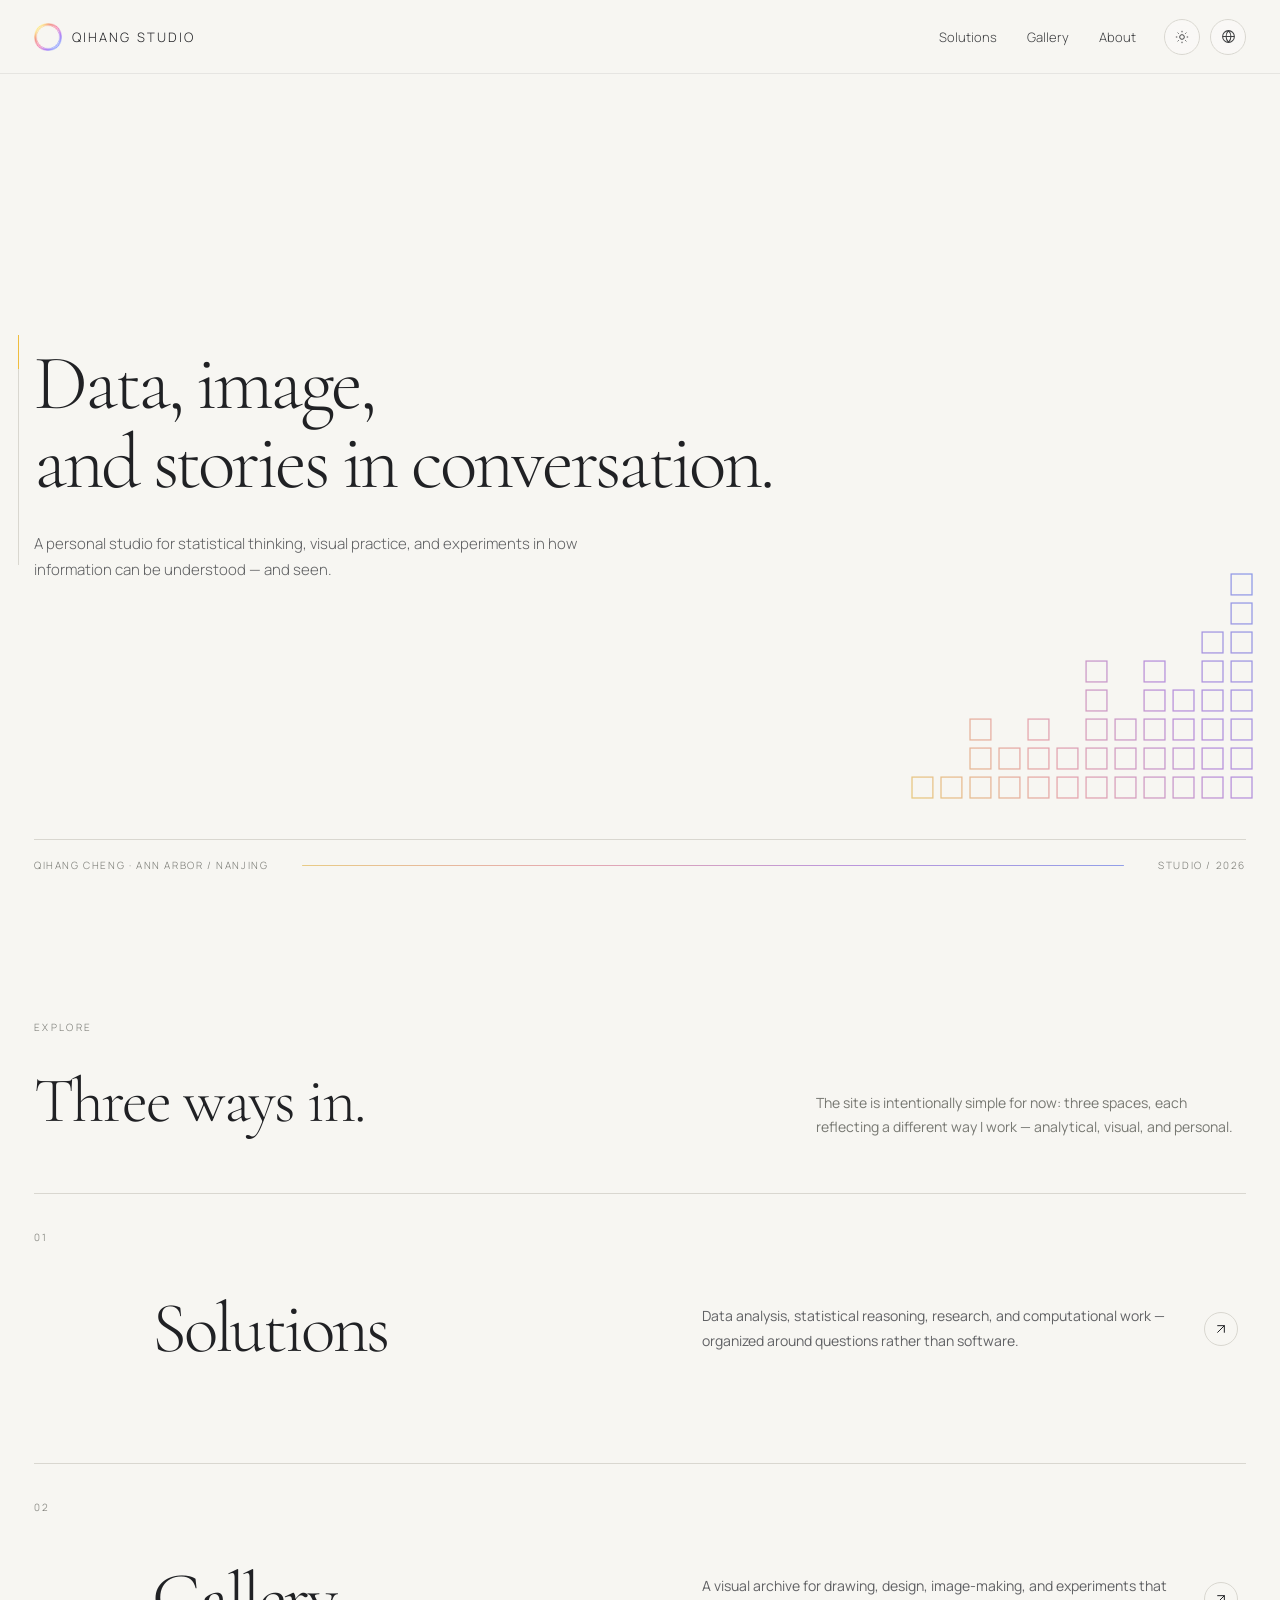
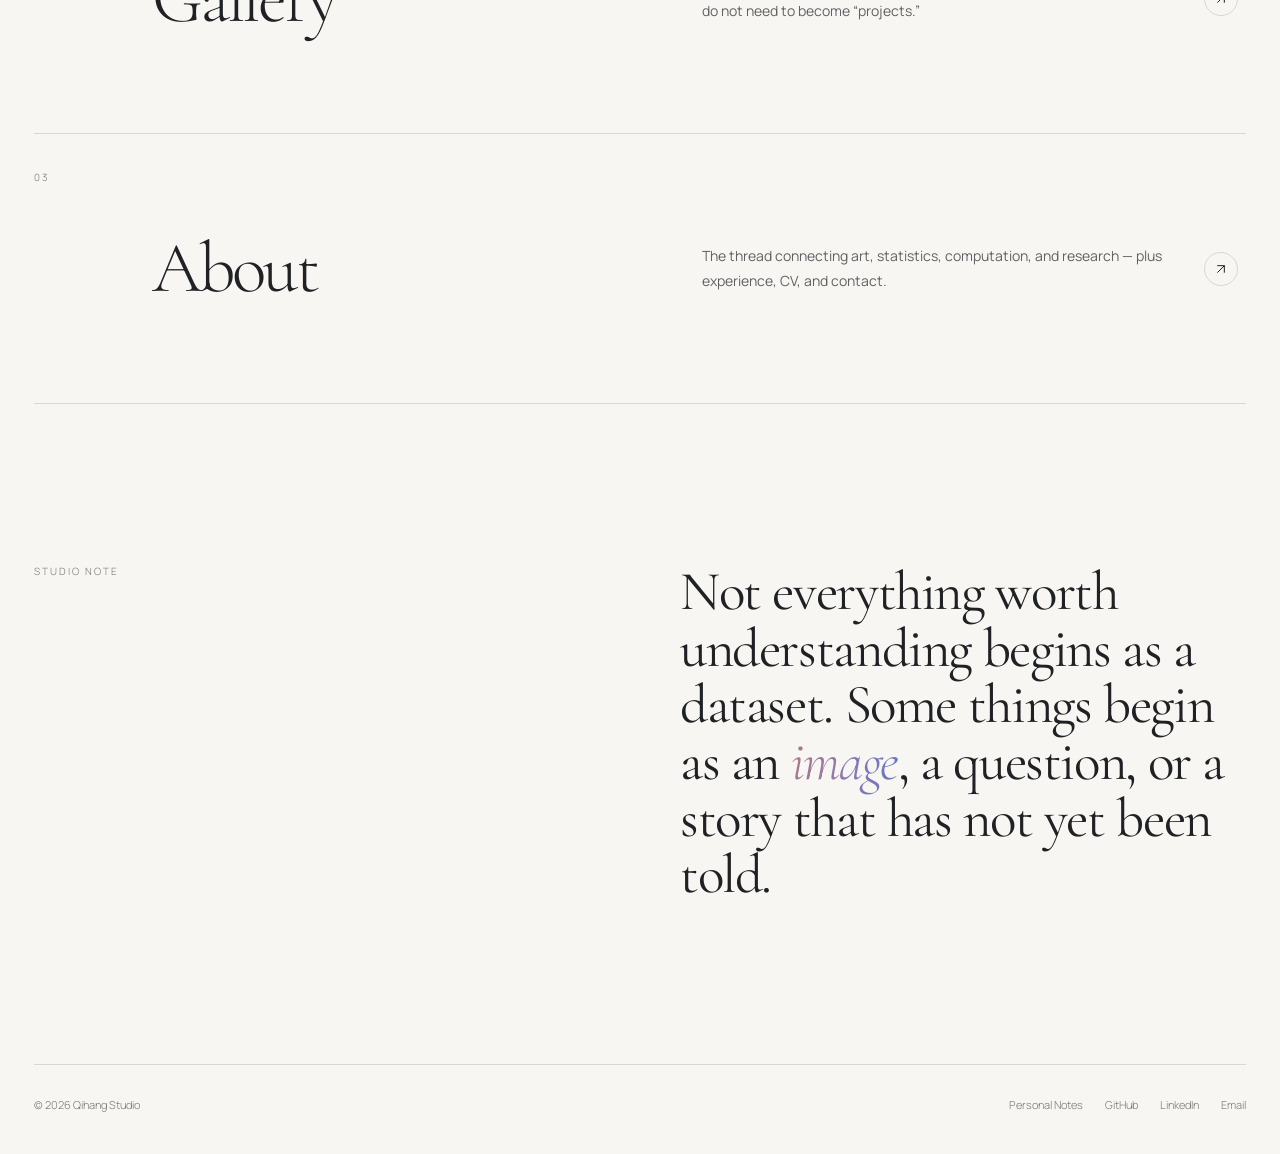
<file: frontend/index.html>
<!doctype html>
<html lang="en">
<head>
  <meta charset="utf-8" />
  <meta name="viewport" content="width=device-width, initial-scale=1" />
  <title>Qihang Studio</title>
  <meta name="description" data-i18n-content="meta.description" content="Qihang Studio — data, image, and the stories between them." />
  <script src="assets/theme-init.js"></script>
  <link rel="preconnect" href="https://fonts.googleapis.com">
  <link rel="preconnect" href="https://fonts.gstatic.com" crossorigin>
  <link href="https://fonts.googleapis.com/css2?family=Cormorant+Garamond:ital,wght@0,300;0,400;1,300&family=Manrope:wght@300;400;500&family=Noto+Serif+TC:wght@400&display=swap" rel="stylesheet">
  <link rel="stylesheet" href="assets/site.css">
  <link rel="icon" href="assets/brand/favicon.ico" sizes="any">
  <link rel="icon" type="image/png" sizes="32x32" href="assets/brand/favicon-32.png">
  <link rel="icon" type="image/png" sizes="16x16" href="assets/brand/favicon-16.png">
  <link rel="apple-touch-icon" sizes="180x180" href="assets/brand/apple-touch-icon.png">
</head>
<body>
  <div class="scroll-rail" id="scrollRail" aria-hidden="true">
    <div class="scroll-thumb"></div>
  </div>
  <header class="site-header">
    <div class="header-inner">
      <a class="brand" href="index.html"><span class="brand-logo" aria-hidden="true"><img src="assets/brand/logo.png" alt="" width="28" height="28"><span class="logo-gradient-shift"></span></span><span>Qihang Studio</span></a>
      <div class="nav-wrap">
        <nav aria-label="Primary navigation" data-i18n-aria-label="nav.label">
          <a href="solutions/index.html" data-i18n="nav.solutions">Solutions</a>
          <a href="gallery/index.html" data-i18n="nav.gallery">Gallery</a>
          <a href="about/index.html" data-i18n="nav.about">About</a>
        </nav>
        <div class="appearance">
          <button
            class="appearance-button"
            id="themeButton"
            aria-label="Choose appearance"
            aria-expanded="false"
            aria-controls="themeMenu"
            aria-haspopup="true">
            <svg class="theme-icon-sun" viewBox="0 0 24 24" fill="none"
                 stroke="currentColor" stroke-width="1.45" aria-hidden="true">
              <circle cx="12" cy="12" r="3.5"></circle>
              <path d="M12 2.8v2.1M12 19.1v2.1M2.8 12h2.1M19.1 12h2.1M5.5 5.5 7 7M17 17l1.5 1.5M18.5 5.5 17 7M7 17l-1.5 1.5"></path>
            </svg>
            <svg class="theme-icon-moon" viewBox="0 0 24 24" fill="none"
                 stroke="currentColor" stroke-width="1.45" aria-hidden="true">
              <path d="M19.4 15.2A7.8 7.8 0 0 1 8.8 4.6 7.9 7.9 0 1 0 19.4 15.2Z"></path>
            </svg>
          </button>
          <div class="appearance-menu" id="themeMenu">
            <div class="appearance-label" data-i18n="appearance.label">Appearance</div>
            <button class="theme-option" data-theme-choice="system">
              <span data-i18n="appearance.system">System</span><span></span>
            </button>
            <button class="theme-option" data-theme-choice="light">
              <span data-i18n="appearance.light">Light</span><span></span>
            </button>
            <button class="theme-option" data-theme-choice="dark">
              <span data-i18n="appearance.dark">Dark</span><span></span>
            </button>
          </div>
        </div>
        <div class="language">
          <button class="language-button" id="languageButton" aria-label="Choose language" data-i18n-aria-label="language.choose" aria-expanded="false">
            <svg viewBox="0 0 24 24" fill="none" stroke="currentColor" stroke-width="1.45" aria-hidden="true">
              <circle cx="12" cy="12" r="8.3"></circle>
              <path d="M3.9 12h16.2M12 3.7c2.2 2.3 3.4 5.1 3.4 8.3S14.2 18 12 20.3C9.8 18 8.6 15.2 8.6 12S9.8 6 12 3.7Z"></path>
            </svg>
          </button>
          <div class="language-menu" id="languageMenu">
            <div class="language-label" data-i18n="language.label">Language</div>
            <button class="language-option" data-lang="en" aria-pressed="true"><span lang="en">English</span><span class="check" aria-hidden="true">✓</span></button>
            <button class="language-option" data-lang="zh" aria-pressed="false"><span lang="zh-CN">中文简体</span><span class="check" aria-hidden="true"></span></button>
            <button class="language-option" data-lang="zh-Hant" aria-pressed="false"><span lang="zh-Hant">中文繁體</span><span class="check" aria-hidden="true"></span></button>
            <button class="language-option" data-lang="ja" aria-pressed="false"><span lang="ja">日本語</span><span class="check" aria-hidden="true"></span></button>
            <button class="language-option" data-lang="fr" aria-pressed="false"><span lang="fr">Français</span><span class="check" aria-hidden="true"></span></button>
          </div>
        </div>
      </div>
    </div>
  </header>
  <nav class="mobile-page-nav" aria-label="Primary navigation" data-i18n-aria-label="nav.label"><a href="solutions/index.html" data-i18n="nav.solutions">Solutions</a><a href="gallery/index.html" data-i18n="nav.gallery">Gallery</a><a href="about/index.html" data-i18n="nav.about">About</a></nav>
    <main id="top">
      <section class="hero">
        <div class="hero-inner">
          <div class="hero-copy">
            <h1 class="hero-title">
              <span data-i18n="hero.titleLine1">Data, image, and stories</span>
              <span data-i18n="hero.titleLine2">in conversation.</span>
            </h1>
            <p class="hero-description" data-i18n="hero.description">
              A personal studio for statistical thinking, visual practice,
              and experiments in how information can be understood — and seen.
            </p>
          </div>
        <div class="hero-histogram" aria-hidden="true">
          <svg id="heroHistogram" role="presentation">
            <defs>
              <linearGradient
                id="histogramSpectrum"
                gradientUnits="userSpaceOnUse">
                <stop offset="0%" style="stop-color: var(--champagne)" />
                <stop offset="34%" style="stop-color: var(--rose)" />
                <stop offset="67%" style="stop-color: var(--lavender)" />
                <stop offset="100%" style="stop-color: var(--peri)" />
              </linearGradient>
            </defs>
            <g
              id="histogramSquares"
              fill="none"
              stroke="url(#histogramSpectrum)"
              stroke-width="1.1"
              vector-effect="non-scaling-stroke">
            </g>
          </svg>
        </div>
        <div class="hero-footer">
            <span>Qihang Cheng · <span data-i18n="hero.location">Ann Arbor / Nanjing</span></span>
            <div class="spectrum-line" aria-hidden="true"></div>
            <span><span data-i18n="hero.studio">Studio</span> / 2026</span>
          </div>
        </div>
      </section>
    <section class="section" aria-labelledby="practiceTitle">
      <div class="practice-head">
        <div>
          <div class="eyebrow" data-i18n="practice.label">Explore</div>
          <h2 id="practiceTitle" data-i18n="practice.title">Three ways in.</h2>
        </div>
        <p data-i18n="practice.description">
          The site is intentionally simple for now: three spaces, each reflecting a different way I work — analytical, visual, and personal.
        </p>
      </div>
      <div class="practice-list">
        <a class="practice-item" id="solutions" href="solutions/index.html">
          <div class="practice-number">01</div>
          <div class="practice-title" data-i18n="nav.solutions">Solutions</div>
          <div class="practice-desc" data-i18n="solutions.description">Data analysis, statistical reasoning, research, and computational work — organized around questions rather than software.</div>
          <div class="arrow" aria-hidden="true"><svg viewBox="0 0 24 24" width="16" height="16" fill="none" stroke="currentColor" stroke-width="1.5" stroke-linecap="round" stroke-linejoin="round" aria-hidden="true" focusable="false"><path d="M7 17 17 7M7 7h10v10"/></svg></div>
        </a>
        <a class="practice-item" id="gallery" href="gallery/index.html">
          <div class="practice-number">02</div>
          <div class="practice-title" data-i18n="nav.gallery">Gallery</div>
          <div class="practice-desc" data-i18n="gallery.description">A visual archive for drawing, design, image-making, and experiments that do not need to become “projects.”</div>
          <div class="arrow" aria-hidden="true"><svg viewBox="0 0 24 24" width="16" height="16" fill="none" stroke="currentColor" stroke-width="1.5" stroke-linecap="round" stroke-linejoin="round" aria-hidden="true" focusable="false"><path d="M7 17 17 7M7 7h10v10"/></svg></div>
        </a>
        <a class="practice-item" id="about" href="about/index.html">
          <div class="practice-number">03</div>
          <div class="practice-title" data-i18n="nav.about">About</div>
          <div class="practice-desc" data-i18n="about.description">The thread connecting art, statistics, computation, and research — plus experience, CV, and contact.</div>
          <div class="arrow" aria-hidden="true"><svg viewBox="0 0 24 24" width="16" height="16" fill="none" stroke="currentColor" stroke-width="1.5" stroke-linecap="round" stroke-linejoin="round" aria-hidden="true" focusable="false"><path d="M7 17 17 7M7 7h10v10"/></svg></div>
        </a>
      </div>
    </section>
    <section class="section manifesto">
      <div class="manifesto-label" data-i18n="manifesto.label">Studio note</div>
      <div class="manifesto-quote">
        <span data-i18n="manifesto.before">Not everything worth understanding begins as a dataset. Some things begin as an </span><em data-i18n="manifesto.emphasis">image</em><span data-i18n="manifesto.after">, a question, or a story that has not yet been told.</span>
      </div>
    </section>
  </main>
  <div class="section">
    <footer>
      <span>© 2026 Qihang Studio</span>
      <div class="footer-links">
        <a href="about/index.html#personal-notes" data-i18n="notes.nav">Personal Notes</a>
        <a href="https://github.com/QihangStudio"
          target="_blank"
          rel="noopener noreferrer">
          GitHub
        </a>
        <a href="#">LinkedIn</a>
        <a href="mailto:hello@example.com" data-i18n="footer.email">Email</a>
      </div>
    </footer>
  </div>
  <script src="assets/site.js"></script>
</body>
</html>
</file>
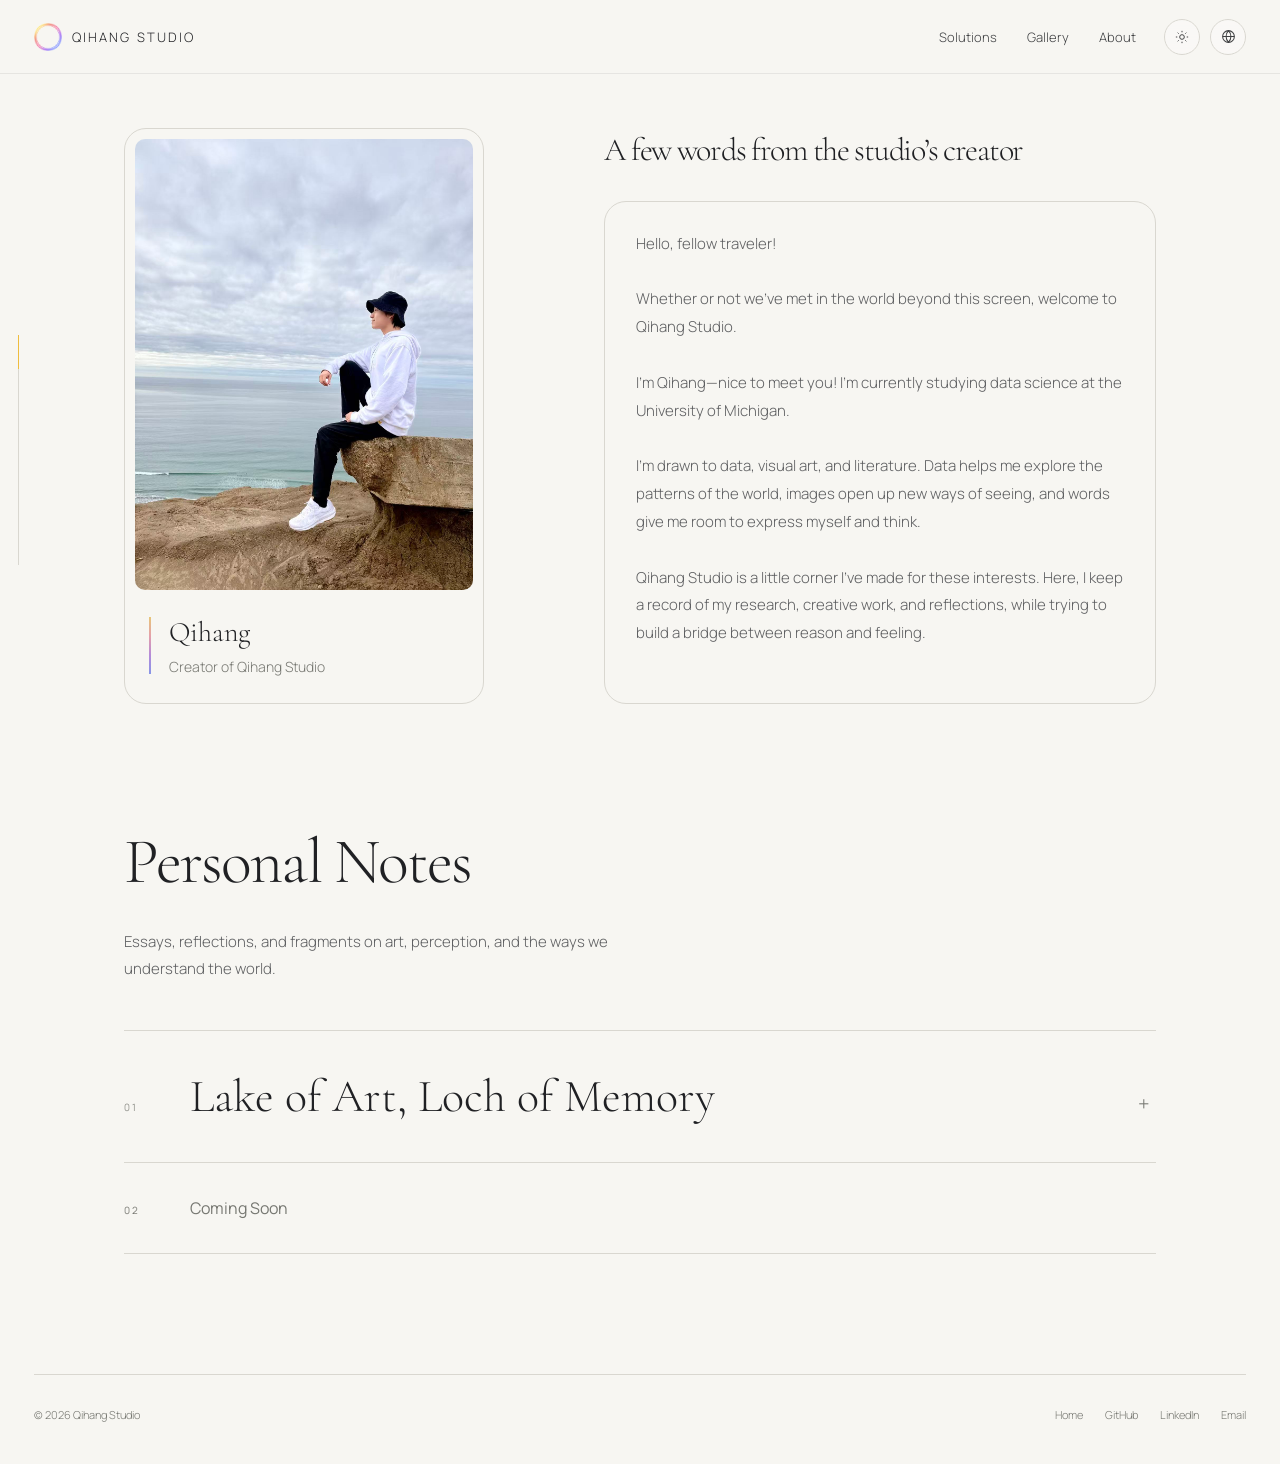
<file: frontend/about/index.html>
<!doctype html>
<html lang="en">
<head>
  <meta charset="utf-8" />
  <meta name="viewport" content="width=device-width, initial-scale=1" />
  <title>About — Qihang Studio</title>
  <meta name="description" data-i18n-content="meta.description" content="Essays, reflections, and fragments on art, perception, and the ways we understand the world." />
  <script src="../assets/theme-init.js">
</script>
  <link rel="preconnect" href="https://fonts.googleapis.com">
  <link rel="preconnect" href="https://fonts.gstatic.com" crossorigin>
  <link href="https://fonts.googleapis.com/css2?family=Cormorant+Garamond:ital,wght@0,300;0,400;1,300&family=Manrope:wght@300;400;500&family=Noto+Serif+TC:wght@400&display=swap" rel="stylesheet">
  <link rel="stylesheet" href="../assets/site.css">
  <link rel="stylesheet" href="../assets/notes.css">
  <link rel="stylesheet" href="../assets/pages.css">
  <link rel="icon" href="../assets/brand/favicon.ico" sizes="any">
  <link rel="icon" type="image/png" sizes="32x32" href="../assets/brand/favicon-32.png">
  <link rel="icon" type="image/png" sizes="16x16" href="../assets/brand/favicon-16.png">
  <link rel="apple-touch-icon" sizes="180x180" href="../assets/brand/apple-touch-icon.png">
</head>
<body class="notes-page about-page">
  <div class="scroll-rail" id="scrollRail" aria-hidden="true"><div class="scroll-thumb"></div></div>
  <header class="site-header">
    <div class="header-inner">
      <a class="brand" href="../index.html"><span class="brand-logo" aria-hidden="true"><img src="../assets/brand/logo.png" alt="" width="28" height="28"><span class="logo-gradient-shift"></span></span><span>Qihang Studio</span></a>
      <div class="nav-wrap">
        <nav aria-label="Primary navigation" data-i18n-aria-label="nav.label">
          <a href="../solutions/index.html" data-i18n="nav.solutions">Solutions</a>
          <a href="../gallery/index.html" data-i18n="nav.gallery">Gallery</a>
          <a href="index.html" data-i18n="nav.about">About</a>
        </nav>
        <div class="appearance">
          <button
            class="appearance-button"
            id="themeButton"
            aria-label="Choose appearance"
            aria-expanded="false"
            aria-controls="themeMenu"
            aria-haspopup="true">
            <svg class="theme-icon-sun" viewBox="0 0 24 24" fill="none"
                 stroke="currentColor" stroke-width="1.45" aria-hidden="true">
              <circle cx="12" cy="12" r="3.5">
</circle>
              <path d="M12 2.8v2.1M12 19.1v2.1M2.8 12h2.1M19.1 12h2.1M5.5 5.5 7 7M17 17l1.5 1.5M18.5 5.5 17 7M7 17l-1.5 1.5">
</path>
            </svg>
            <svg class="theme-icon-moon" viewBox="0 0 24 24" fill="none"
                 stroke="currentColor" stroke-width="1.45" aria-hidden="true">
              <path d="M19.4 15.2A7.8 7.8 0 0 1 8.8 4.6 7.9 7.9 0 1 0 19.4 15.2Z">
</path>
            </svg>
          </button>
          <div class="appearance-menu" id="themeMenu">
            <div class="appearance-label" data-i18n="appearance.label">Appearance</div>
            <button class="theme-option" data-theme-choice="system">
              <span data-i18n="appearance.system">System</span>
<span>
</span>
            </button>
            <button class="theme-option" data-theme-choice="light">
              <span data-i18n="appearance.light">Light</span>
<span>
</span>
            </button>
            <button class="theme-option" data-theme-choice="dark">
              <span data-i18n="appearance.dark">Dark</span>
<span>
</span>
            </button>
          </div>
        </div>
        <div class="language">
          <button class="language-button" id="languageButton" aria-label="Choose language" data-i18n-aria-label="language.choose" aria-expanded="false">
            <svg viewBox="0 0 24 24" fill="none" stroke="currentColor" stroke-width="1.45" aria-hidden="true">
              <circle cx="12" cy="12" r="8.3">
</circle>
              <path d="M3.9 12h16.2M12 3.7c2.2 2.3 3.4 5.1 3.4 8.3S14.2 18 12 20.3C9.8 18 8.6 15.2 8.6 12S9.8 6 12 3.7Z">
</path>
            </svg>
          </button>
          <div class="language-menu" id="languageMenu">
            <div class="language-label" data-i18n="language.label">Language</div>
            <button class="language-option" data-lang="en" aria-pressed="true">
<span lang="en">English</span>
<span class="check" aria-hidden="true">✓</span>
</button>
            <button class="language-option" data-lang="zh" aria-pressed="false">
<span lang="zh-CN">中文简体</span>
<span class="check" aria-hidden="true">
</span>
</button>
            <button class="language-option" data-lang="zh-Hant" aria-pressed="false"><span lang="zh-Hant">中文繁體</span><span class="check" aria-hidden="true"></span></button>
            <button class="language-option" data-lang="ja" aria-pressed="false">
<span lang="ja">日本語</span>
<span class="check" aria-hidden="true">
</span>
</button>
            <button class="language-option" data-lang="fr" aria-pressed="false">
<span lang="fr">Français</span>
<span class="check" aria-hidden="true">
</span>
</button>
          </div>
        </div>
      </div>
    </div>
  </header>
  <nav class="mobile-page-nav" aria-label="Primary navigation" data-i18n-aria-label="nav.label"><a href="../solutions/index.html" data-i18n="nav.solutions">Solutions</a><a href="../gallery/index.html" data-i18n="nav.gallery">Gallery</a><a href="index.html" data-i18n="nav.about">About</a></nav>
<main class="notes-main about-main" id="top">
  <section class="about-introduction" aria-labelledby="about-title">
    <figure class="creator-card">
      <img class="profile-photo" src="pfp.jpg" alt="Qihang Cheng seated beside the sea" data-i18n-alt="about.photoAlt" width="1279" height="1706">
      <figcaption class="creator-caption"><span class="creator-name" data-i18n="about.creatorName">Qihang</span><span class="creator-subtitle" data-i18n="about.creatorSubtitle">Creator of Qihang Studio</span></figcaption>
    </figure>
    <div class="about-copy"><h1 id="about-title" data-i18n="about.heading">A few words from the studio’s creator</h1>
      <div class="about-message">
      <p class="about-description" data-i18n="about.paragraph1">Hello, fellow traveler!

Whether or not we’ve met in the world beyond this screen, welcome to Qihang Studio.</p>
      <p class="about-description" data-i18n="about.paragraph2">I’m Qihang—nice to meet you! I’m currently studying data science at the University of Michigan.</p>
      <p class="about-description" data-i18n="about.paragraph3">I’m drawn to data, visual art, and literature. Data helps me explore the patterns of the world, images open up new ways of seeing, and words give me room to express myself and think.</p>
      <p class="about-description" data-i18n="about.paragraph4">Qihang Studio is a little corner I’ve made for these interests. Here, I keep a record of my research, creative work, and reflections, while trying to build a bridge between reason and feeling.</p>
      </div>
    </div>
  </section>
  <section class="about-notes" id="personal-notes" aria-labelledby="personal-notes-title">
    <header class="notes-heading"><h2 id="personal-notes-title" data-i18n="notes.nav">Personal Notes</h2><p data-i18n="notes.subtitle">Essays, reflections, and fragments on art, perception, and the ways we understand the world.</p></header>
<section aria-label="Article index" data-i18n-aria-label="notes.index">
  <ol class="notes-list collection-list">
    <li class="notes-collection" id="me-and-art">
      <h3 class="collection-heading accordion-heading"><button class="collection-toggle" id="artCollectionToggle" type="button" aria-expanded="false" aria-controls="artCollectionPanel"><span class="note-number">01</span><span data-i18n="notes.collection">Lake of Art, Loch of Memory</span><span class="collection-indicator" aria-hidden="true">+</span></button></h3>
      <div class="collection-panel" id="artCollectionPanel" hidden><div>
      <ol class="collection-essays">
        <li><a class="note-entry" href="../notes/before-the-next-stroke/index.html"><h4 data-i18n="notes.stroke">Before the Next Stroke</h4><span class="note-meta"><span data-i18n="notes.personal">Personal Essay</span><time datetime="2026">2026</time></span><span class="note-arrow" aria-hidden="true"><svg viewBox="0 0 24 24" width="16" height="16" fill="none" stroke="currentColor" stroke-width="1.5" stroke-linecap="round" stroke-linejoin="round" aria-hidden="true" focusable="false"><path d="M7 17 17 7M7 7h10v10"/></svg></span></a></li>
        <li><a class="note-entry" href="../notes/within-the-mist/index.html"><h4 data-i18n="notes.mist">Within the Mist</h4><span class="note-meta"><span data-i18n="notes.personal">Personal Essay</span><time datetime="2026">2026</time></span><span class="note-arrow" aria-hidden="true"><svg viewBox="0 0 24 24" width="16" height="16" fill="none" stroke="currentColor" stroke-width="1.5" stroke-linecap="round" stroke-linejoin="round" aria-hidden="true" focusable="false"><path d="M7 17 17 7M7 7h10v10"/></svg></span></a></li>
        <li><a class="note-entry" href="../notes/falling-into-the-oceanic-expanse-of-memory/index.html"><h4 data-i18n="notes.memory">Falling into the Oceanic Expanse of Memory</h4><span class="note-meta"><span data-i18n="notes.personal">Personal Essay</span><time datetime="2026">2026</time></span><span class="note-arrow" aria-hidden="true"><svg viewBox="0 0 24 24" width="16" height="16" fill="none" stroke="currentColor" stroke-width="1.5" stroke-linecap="round" stroke-linejoin="round" aria-hidden="true" focusable="false"><path d="M7 17 17 7M7 7h10v10"/></svg></span></a></li>
        <li><a class="note-entry" href="../notes/the-signifiers-here-are-chained/index.html"><h4 data-i18n="notes.signifiers">The Signifiers Here are Chaîned</h4><span class="note-meta"><span data-i18n="notes.personal">Personal Essay</span><time datetime="2026">2026</time></span><span class="note-arrow" aria-hidden="true"><svg viewBox="0 0 24 24" width="16" height="16" fill="none" stroke="currentColor" stroke-width="1.5" stroke-linecap="round" stroke-linejoin="round" aria-hidden="true" focusable="false"><path d="M7 17 17 7M7 7h10v10"/></svg></span></a></li>
        <li class="coming-soon"><span data-i18n="notes.coming">Coming Soon</span></li>
      </ol></div></div>
    </li>
    <li class="collection-heading coming-soon"><span class="note-number">02</span><h3 data-i18n="notes.coming">Coming Soon</h3></li>
  </ol>
</section>
  </section>
</main>
  <div class="section">
    <footer>
      <span>© 2026 Qihang Studio</span>
      <div class="footer-links">
        <a href="../index.html" data-i18n="notes.home">Home</a>
        <a href="https://github.com/QihangStudio"
          target="_blank"
          rel="noopener noreferrer">
          GitHub
        </a>
        <a href="#">LinkedIn</a>
        <a href="mailto:hello@example.com" data-i18n="footer.email">Email</a>
      </div>
    </footer>
  </div>
  <script src="../assets/about.js"></script>
  <script src="../assets/site.js"></script>
</body>
</html>
</file>
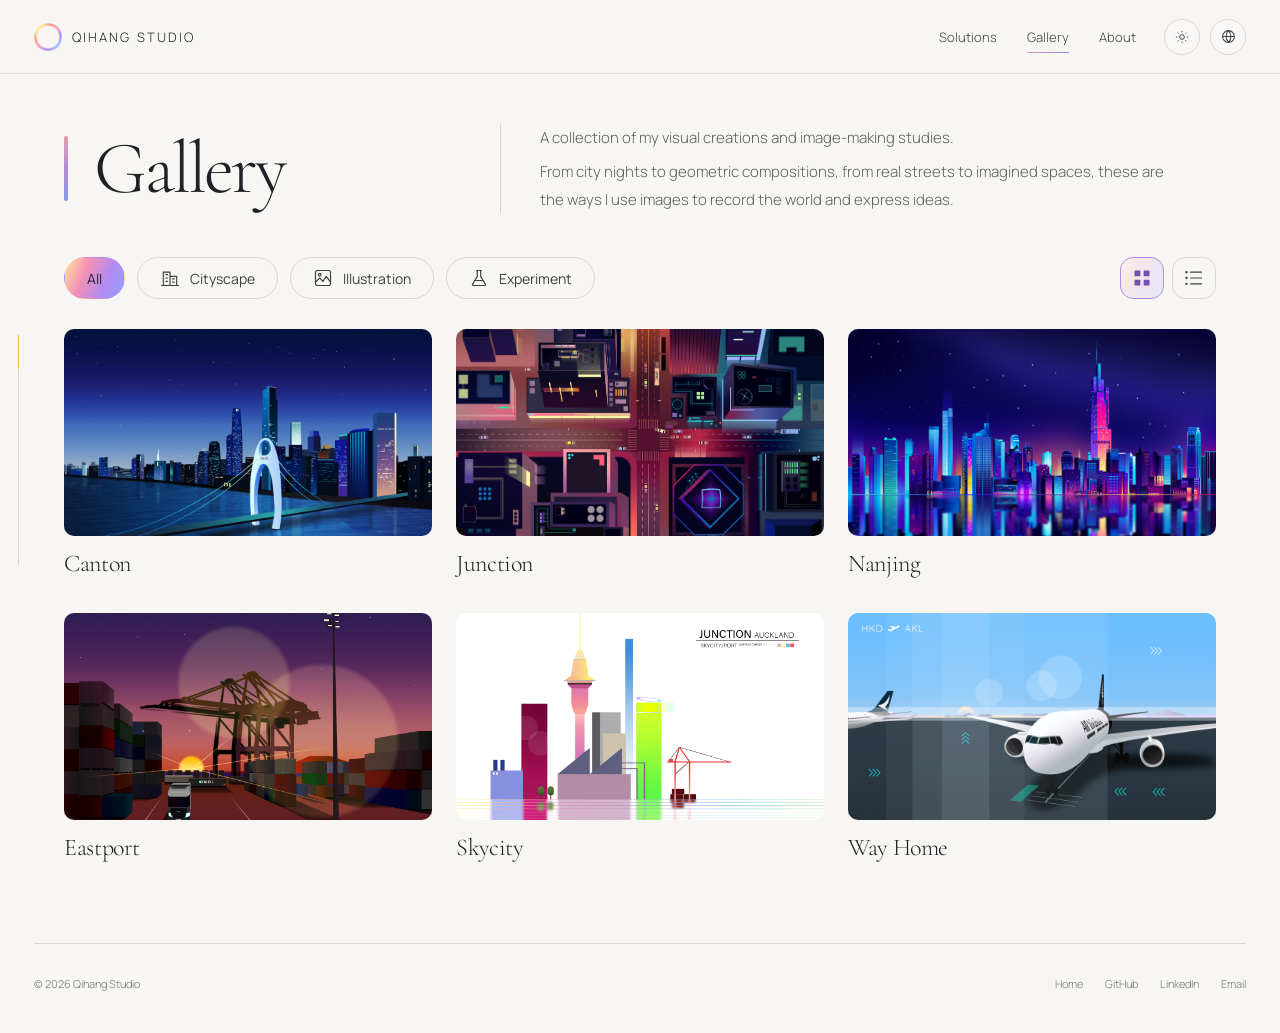
<file: frontend/gallery/index.html>
<!doctype html>
<html lang="en">
<head>
  <meta charset="utf-8" />
  <meta name="viewport" content="width=device-width, initial-scale=1" />
  <title>Gallery — Qihang Studio</title>
  <meta name="description" data-i18n-content="gallery.meta" content="Qihang Studio Gallery — visual creations and image-making studies." />
  <script src="../assets/theme-init.js">
</script>
  <link rel="preconnect" href="https://fonts.googleapis.com">
  <link rel="preconnect" href="https://fonts.gstatic.com" crossorigin>
  <link href="https://fonts.googleapis.com/css2?family=Cormorant+Garamond:ital,wght@0,300;0,400;1,300&family=Manrope:wght@300;400;500&family=Noto+Serif+TC:wght@400&display=swap" rel="stylesheet">
  <link rel="stylesheet" href="../assets/site.css">
  <link rel="stylesheet" href="../assets/notes.css">
  <link rel="stylesheet" href="../assets/pages.css">
  <link rel="stylesheet" href="../assets/gallery.css">
  <link rel="icon" href="../assets/brand/favicon.ico" sizes="any">
  <link rel="icon" type="image/png" sizes="32x32" href="../assets/brand/favicon-32.png">
  <link rel="icon" type="image/png" sizes="16x16" href="../assets/brand/favicon-16.png">
  <link rel="apple-touch-icon" sizes="180x180" href="../assets/brand/apple-touch-icon.png">
</head>
<body class="notes-page gallery-page">
  <div class="scroll-rail" id="scrollRail" aria-hidden="true"><div class="scroll-thumb"></div></div>
  <header class="site-header">
    <div class="header-inner">
      <a class="brand" href="../"><span class="brand-logo" aria-hidden="true"><img src="../assets/brand/logo.png" alt="" width="28" height="28"><span class="logo-gradient-shift"></span></span><span>Qihang Studio</span></a>
      <div class="nav-wrap">
        <nav aria-label="Primary navigation" data-i18n-aria-label="nav.label">
          <a href="../solutions/index.html" data-i18n="nav.solutions">Solutions</a>
          <a href="index.html" data-i18n="nav.gallery" aria-current="page">Gallery</a>
          <a href="../about/index.html" data-i18n="nav.about">About</a>
        </nav>
        <div class="appearance">
          <button
            class="appearance-button"
            id="themeButton"
            aria-label="Choose appearance"
            aria-expanded="false"
            aria-controls="themeMenu"
            aria-haspopup="true">
            <svg class="theme-icon-sun" viewBox="0 0 24 24" fill="none"
                 stroke="currentColor" stroke-width="1.45" aria-hidden="true">
              <circle cx="12" cy="12" r="3.5">
</circle>
              <path d="M12 2.8v2.1M12 19.1v2.1M2.8 12h2.1M19.1 12h2.1M5.5 5.5 7 7M17 17l1.5 1.5M18.5 5.5 17 7M7 17l-1.5 1.5">
</path>
            </svg>
            <svg class="theme-icon-moon" viewBox="0 0 24 24" fill="none"
                 stroke="currentColor" stroke-width="1.45" aria-hidden="true">
              <path d="M19.4 15.2A7.8 7.8 0 0 1 8.8 4.6 7.9 7.9 0 1 0 19.4 15.2Z">
</path>
            </svg>
          </button>
          <div class="appearance-menu" id="themeMenu">
            <div class="appearance-label" data-i18n="appearance.label">Appearance</div>
            <button class="theme-option" data-theme-choice="system">
              <span data-i18n="appearance.system">System</span>
<span>
</span>
            </button>
            <button class="theme-option" data-theme-choice="light">
              <span data-i18n="appearance.light">Light</span>
<span>
</span>
            </button>
            <button class="theme-option" data-theme-choice="dark">
              <span data-i18n="appearance.dark">Dark</span>
<span>
</span>
            </button>
          </div>
        </div>
        <div class="language">
          <button class="language-button" id="languageButton" aria-label="Choose language" data-i18n-aria-label="language.choose" aria-expanded="false">
            <svg viewBox="0 0 24 24" fill="none" stroke="currentColor" stroke-width="1.45" aria-hidden="true">
              <circle cx="12" cy="12" r="8.3">
</circle>
              <path d="M3.9 12h16.2M12 3.7c2.2 2.3 3.4 5.1 3.4 8.3S14.2 18 12 20.3C9.8 18 8.6 15.2 8.6 12S9.8 6 12 3.7Z">
</path>
            </svg>
          </button>
          <div class="language-menu" id="languageMenu">
            <div class="language-label" data-i18n="language.label">Language</div>
            <button class="language-option" data-lang="en" aria-pressed="true">
<span lang="en">English</span>
<span class="check" aria-hidden="true">✓</span>
</button>
            <button class="language-option" data-lang="zh" aria-pressed="false">
<span lang="zh-CN">中文简体</span>
<span class="check" aria-hidden="true">
</span>
</button>
            <button class="language-option" data-lang="zh-Hant" aria-pressed="false"><span lang="zh-Hant">中文繁體</span><span class="check" aria-hidden="true"></span></button>
            <button class="language-option" data-lang="ja" aria-pressed="false">
<span lang="ja">日本語</span>
<span class="check" aria-hidden="true">
</span>
</button>
            <button class="language-option" data-lang="fr" aria-pressed="false">
<span lang="fr">Français</span>
<span class="check" aria-hidden="true">
</span>
</button>
          </div>
        </div>
      </div>
    </div>
  </header>
  <nav class="mobile-page-nav" aria-label="Primary navigation" data-i18n-aria-label="nav.label"><a href="../solutions/index.html" data-i18n="nav.solutions">Solutions</a><a href="index.html" data-i18n="nav.gallery" aria-current="page">Gallery</a><a href="../about/index.html" data-i18n="nav.about">About</a></nav>
<main class="notes-main gallery-main" id="top">
  <header class="gallery-intro">
    <div class="gallery-heading"><h1 id="gallery-title" data-i18n="gallery.heading">Gallery</h1><span class="gallery-accent" aria-hidden="true"></span></div>
    <div class="gallery-description"><p data-i18n="gallery.intro1">A collection of my visual creations and image-making studies.</p><p data-i18n="gallery.intro2">From city nights to geometric compositions, from real streets to imagined spaces, these are the ways I use images to record the world and express ideas.</p></div>
  </header>
  <div class="gallery-toolbar" hidden>
    <div class="gallery-filters" role="group" aria-label="Filter artworks" data-i18n-aria-label="gallery.filters">
      <button type="button" class="gallery-filter" data-gallery-filter="all" aria-pressed="true" aria-controls="galleryGrid"><span data-i18n="gallery.filter.all">All</span></button>
      <button type="button" class="gallery-filter" data-gallery-filter="city" aria-pressed="false" aria-controls="galleryGrid"><svg viewBox="0 0 24 24" fill="none" stroke="currentColor" stroke-width="1.4" stroke-linecap="round" stroke-linejoin="round" aria-hidden="true"><path d="M4 21V5h8v16M12 10h8v11M2 21h20M7 8h2M7 12h2M7 16h2M15 13h2M15 17h2"/></svg><span data-i18n="gallery.filter.city">Cityscape</span></button>
      <button type="button" class="gallery-filter" data-gallery-filter="illustration" aria-pressed="false" aria-controls="galleryGrid"><svg viewBox="0 0 24 24" fill="none" stroke="currentColor" stroke-width="1.4" stroke-linecap="round" stroke-linejoin="round" aria-hidden="true"><rect x="3" y="3" width="18" height="18" rx="2"/><circle cx="8" cy="8" r="1.5"/><path d="m3 17 5-5 4 4 4-6 5 7"/></svg><span data-i18n="gallery.filter.illustration">Illustration</span></button>
      <button type="button" class="gallery-filter" data-gallery-filter="experiment" aria-pressed="false" aria-controls="galleryGrid"><svg viewBox="0 0 24 24" fill="none" stroke="currentColor" stroke-width="1.4" stroke-linecap="round" stroke-linejoin="round" aria-hidden="true"><path d="M9 3h6M10 3v7L4 20q0 1 2 1h12q2 0 2-1l-6-10V3M8 15h8"/></svg><span data-i18n="gallery.filter.experiment">Experiment</span></button>
    </div>
    <div class="gallery-view-options" role="group" aria-label="Display layout" data-i18n-aria-label="gallery.layout">
      <button type="button" class="gallery-view-option" data-gallery-view="grid" aria-pressed="true" aria-label="Grid view" data-i18n-aria-label="gallery.view.grid" aria-controls="galleryGrid"><svg viewBox="0 0 24 24" fill="none" stroke="currentColor" stroke-width="1.4" stroke-linecap="round" stroke-linejoin="round" aria-hidden="true"><rect x="3" y="3" width="7" height="7" rx=".5"/><rect x="14" y="3" width="7" height="7" rx=".5"/><rect x="3" y="14" width="7" height="7" rx=".5"/><rect x="14" y="14" width="7" height="7" rx=".5"/></svg></button>
      <button type="button" class="gallery-view-option" data-gallery-view="list" aria-pressed="false" aria-label="List view" data-i18n-aria-label="gallery.view.list" aria-controls="galleryGrid"><svg viewBox="0 0 24 24" fill="none" stroke="currentColor" stroke-width="1.4" stroke-linecap="round" stroke-linejoin="round" aria-hidden="true"><path d="M8 5h13M8 12h13M8 19h13"/><circle cx="3" cy="5" r=".7"/><circle cx="3" cy="12" r=".7"/><circle cx="3" cy="19" r=".7"/></svg></button>
    </div>
  </div>
  <ol id="galleryGrid" class="gallery-grid" aria-label="Artworks" data-i18n-aria-label="gallery.artworks">
    <li class="gallery-artwork" data-categories="city illustration"><figure>
      <a class="gallery-open" href="Canton.jpg" data-gallery-index="0" aria-label="View Canton in full size" data-i18n-aria-label="gallery.openCanton" aria-haspopup="dialog" aria-controls="galleryViewer"><img src="Canton.jpg" alt="Canton" width="2081" height="1080" loading="eager" decoding="async"></a>
      <figcaption><h2 lang="en">Canton</h2></figcaption>
    </figure></li>
    <li class="gallery-artwork" data-categories="city illustration"><figure>
      <a class="gallery-open" href="Junction.jpg" data-gallery-index="1" aria-label="View Junction in full size" data-i18n-aria-label="gallery.openJunction" aria-haspopup="dialog" aria-controls="galleryViewer"><img src="Junction.jpg" alt="Junction" width="3508" height="2480" loading="lazy" decoding="async"></a>
      <figcaption><h2 lang="en">Junction</h2></figcaption>
    </figure></li>
    <li class="gallery-artwork" data-categories="city illustration"><figure>
      <a class="gallery-open" href="Nanjing.jpg" data-gallery-index="2" aria-label="View Nanjing in full size" data-i18n-aria-label="gallery.openNanjing" aria-haspopup="dialog" aria-controls="galleryViewer"><img src="Nanjing.jpg" alt="Nanjing" width="1920" height="1080" loading="lazy" decoding="async"></a>
      <figcaption><h2 lang="en">Nanjing</h2></figcaption>
    </figure></li>
    <li class="gallery-artwork" data-categories="city illustration"><figure>
      <a class="gallery-open" href="Eastport.jpg" data-gallery-index="3" aria-label="View Eastport in full size" data-i18n-aria-label="gallery.openEastport" aria-haspopup="dialog" aria-controls="galleryViewer"><img src="Eastport.jpg" alt="Eastport" width="1200" height="900" loading="lazy" decoding="async"></a>
      <figcaption><h2 lang="en">Eastport</h2></figcaption>
    </figure></li>
    <li class="gallery-artwork" data-categories="city illustration"><figure>
      <a class="gallery-open" href="Skycity.jpg" data-gallery-index="4" aria-label="View Skycity in full size" data-i18n-aria-label="gallery.openSkycity" aria-haspopup="dialog" aria-controls="galleryViewer"><img src="Skycity.jpg" alt="Skycity" width="2480" height="1748" loading="lazy" decoding="async"></a>
      <figcaption><h2 lang="en">Skycity</h2></figcaption>
    </figure></li>
    <li class="gallery-artwork" data-categories="illustration"><figure>
      <a class="gallery-open" href="Way Home.jpg" data-gallery-index="5" aria-label="View Way Home in full size" data-i18n-aria-label="gallery.openWayHome" aria-haspopup="dialog" aria-controls="galleryViewer"><img src="Way Home.jpg" alt="Way Home" width="1920" height="1080" loading="lazy" decoding="async"></a>
      <figcaption><h2 lang="en">Way Home</h2></figcaption>
    </figure></li>
  </ol>
  <p class="gallery-empty" hidden role="status" data-i18n="gallery.empty">No artworks in this category yet.</p>
</main>
  <div class="section">
    <footer>
      <span>© 2026 Qihang Studio</span>
      <div class="footer-links">
        <a href="../index.html" data-i18n="notes.home">Home</a>
        <a href="https://github.com/QihangStudio"
          target="_blank"
          rel="noopener noreferrer">
          GitHub
        </a>
        <a href="#">LinkedIn</a>
        <a href="mailto:hello@example.com" data-i18n="footer.email">Email</a>
      </div>
    </footer>
  </div>

  <dialog class="gallery-viewer" id="galleryViewer" aria-labelledby="galleryViewerTitle" aria-describedby="galleryViewerHelp">
    <div class="gallery-viewer-topbar"><h2 class="gallery-viewer-title" id="galleryViewerTitle" lang="en">Canton</h2><button type="button" class="gallery-viewer-button" data-viewer-close aria-label="Close image viewer" data-i18n-aria-label="gallery.close" autofocus><svg viewBox="0 0 24 24" fill="none" stroke="currentColor" stroke-width="1.5" stroke-linecap="round" stroke-linejoin="round" aria-hidden="true" focusable="false"><path d="M6 6l12 12M18 6 6 18"/></svg></button></div>
    <div class="gallery-viewer-stage"><img class="gallery-viewer-image" id="galleryViewerImage" alt="" decoding="async" draggable="false"><p class="gallery-viewer-error" hidden data-i18n="gallery.imageError">The image could not be loaded. Please close the viewer and try again.</p></div>
    <div class="gallery-viewer-controls"><button type="button" class="gallery-viewer-button" data-viewer-previous aria-label="Previous artwork" data-i18n-aria-label="gallery.previous"><svg viewBox="0 0 24 24" fill="none" stroke="currentColor" stroke-width="1.5" stroke-linecap="round" stroke-linejoin="round" aria-hidden="true" focusable="false"><path d="m14 6-6 6 6 6"/></svg></button><span class="gallery-viewer-position" id="galleryViewerPosition" role="status" aria-live="polite" aria-atomic="true">1 / 6</span><button type="button" class="gallery-viewer-button" data-viewer-next aria-label="Next artwork" data-i18n-aria-label="gallery.next"><svg viewBox="0 0 24 24" fill="none" stroke="currentColor" stroke-width="1.5" stroke-linecap="round" stroke-linejoin="round" aria-hidden="true" focusable="false"><path d="m10 6 6 6-6 6"/></svg></button></div>
    <p class="gallery-sr-only" id="galleryViewerHelp" data-i18n="gallery.help">Use the left and right arrow keys to browse artworks. Press Escape to close.</p>
  </dialog>
  <span hidden id="galleryPositionTemplate" data-i18n="gallery.position">{current} / {total}</span>
  <script src="../assets/gallery.js"></script>
  <script src="../assets/site.js"></script>
</body>
</html>
</file>
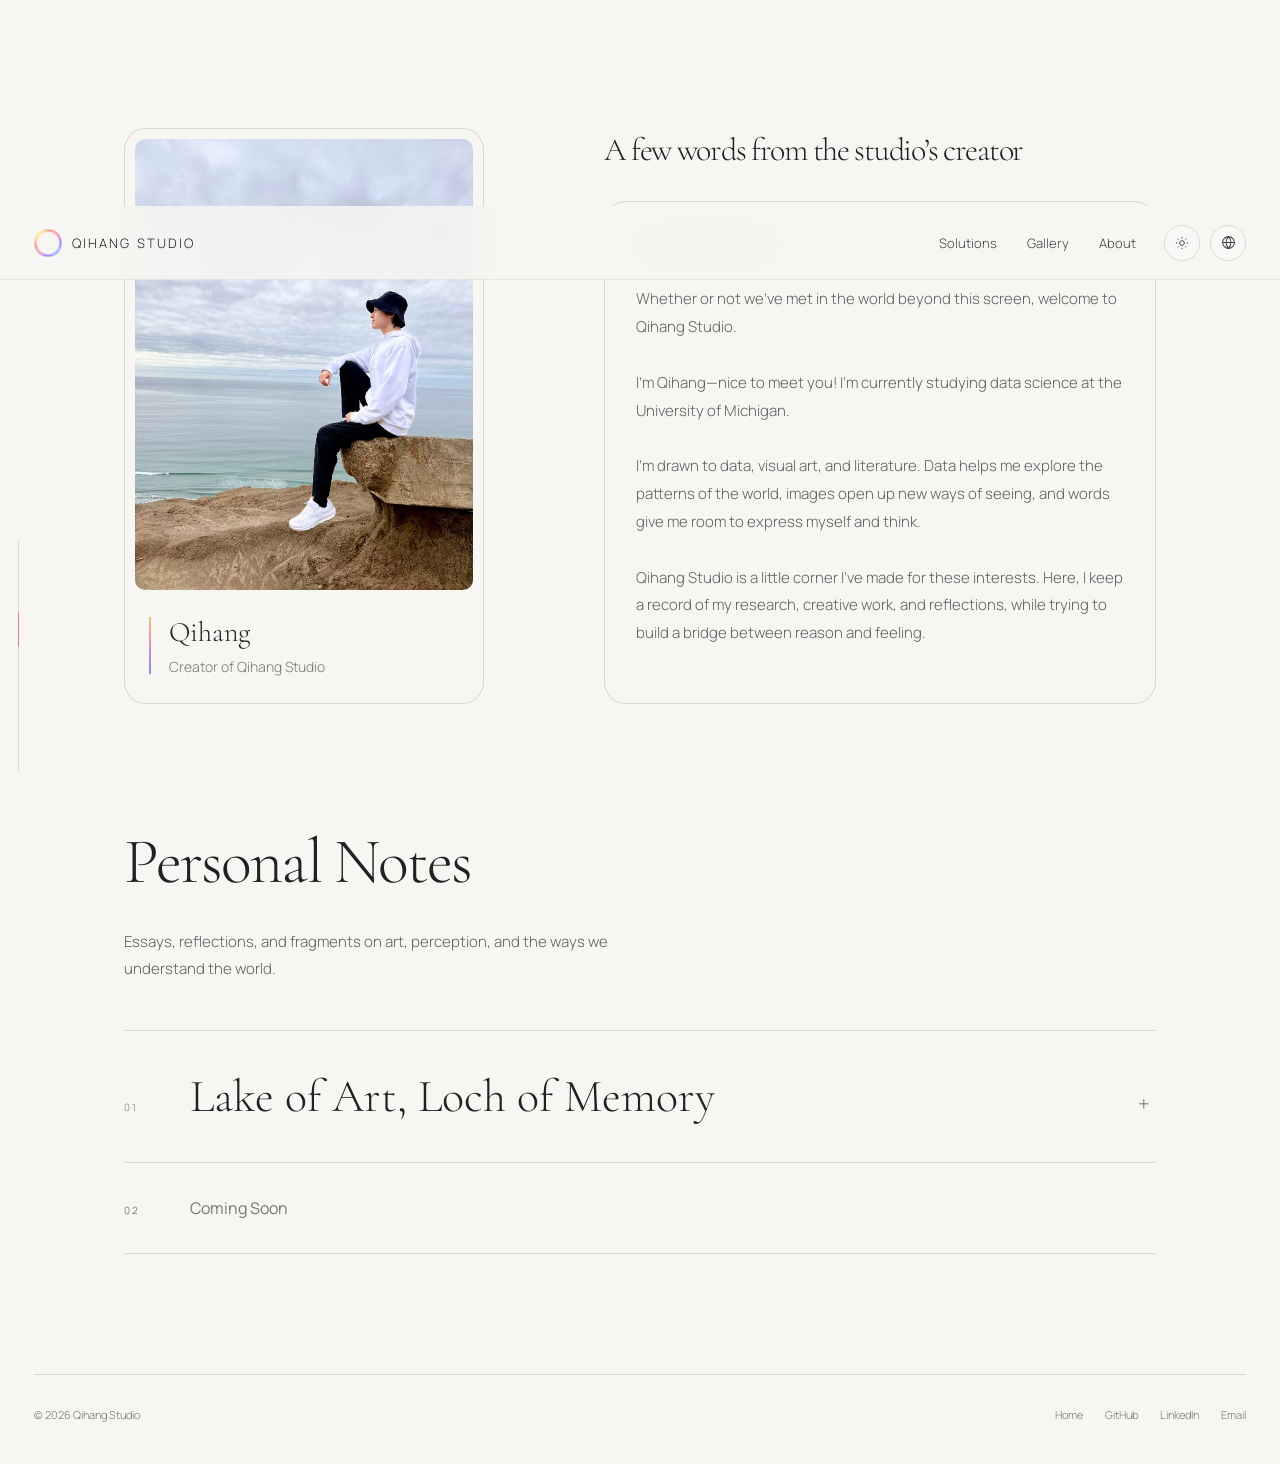
<file: frontend/notes/index.html>
<!doctype html>
<html lang="en">
<head>
  <meta charset="utf-8" />
  <meta name="viewport" content="width=device-width, initial-scale=1" />
  <title>Solutions — Qihang Studio</title>
  <meta name="description" data-i18n-content="meta.description" content="Essays, reflections, and fragments on art, perception, and the ways we understand the world." />
  <script src="../assets/theme-init.js">
</script>
  <link rel="preconnect" href="https://fonts.googleapis.com">
  <link rel="preconnect" href="https://fonts.gstatic.com" crossorigin>
  <link href="https://fonts.googleapis.com/css2?family=Cormorant+Garamond:ital,wght@0,300;0,400;1,300&family=Manrope:wght@300;400;500&family=Noto+Serif+TC:wght@400&display=swap" rel="stylesheet">
  <link rel="stylesheet" href="../assets/site.css">
  <link rel="stylesheet" href="../assets/notes.css">
  <link rel="stylesheet" href="../assets/pages.css">
  <link rel="icon" href="../assets/brand/favicon.ico" sizes="any">
  <link rel="icon" type="image/png" sizes="32x32" href="../assets/brand/favicon-32.png">
  <link rel="icon" type="image/png" sizes="16x16" href="../assets/brand/favicon-16.png">
  <link rel="apple-touch-icon" sizes="180x180" href="../assets/brand/apple-touch-icon.png">
<meta http-equiv="refresh" content="0;url=../about/index.html#personal-notes">
  <link rel="icon" href="../assets/brand/favicon.ico" sizes="any">
  <link rel="icon" type="image/png" sizes="32x32" href="../assets/brand/favicon-32.png">
  <link rel="icon" type="image/png" sizes="16x16" href="../assets/brand/favicon-16.png">
  <link rel="apple-touch-icon" sizes="180x180" href="../assets/brand/apple-touch-icon.png">
</head>
<body class="notes-page solutions-page">
  <div class="scroll-rail" id="scrollRail" aria-hidden="true"><div class="scroll-thumb"></div></div>
  <header class="site-header">
    <div class="header-inner">
      <a class="brand" href="../index.html"><span class="brand-logo" aria-hidden="true"><img src="../assets/brand/logo.png" alt="" width="28" height="28"><span class="logo-gradient-shift"></span></span><span>Qihang Studio</span></a>
      <div class="nav-wrap">
        <nav aria-label="Primary navigation" data-i18n-aria-label="nav.label">
          <a href="../solutions/index.html" data-i18n="nav.solutions">Solutions</a>
          <a href="../gallery/index.html" data-i18n="nav.gallery">Gallery</a>
          <a href="../about/index.html" data-i18n="nav.about">About</a>
        </nav>
        <div class="appearance">
          <button
            class="appearance-button"
            id="themeButton"
            aria-label="Choose appearance"
            aria-expanded="false"
            aria-controls="themeMenu"
            aria-haspopup="true">
            <svg class="theme-icon-sun" viewBox="0 0 24 24" fill="none"
                 stroke="currentColor" stroke-width="1.45" aria-hidden="true">
              <circle cx="12" cy="12" r="3.5">
</circle>
              <path d="M12 2.8v2.1M12 19.1v2.1M2.8 12h2.1M19.1 12h2.1M5.5 5.5 7 7M17 17l1.5 1.5M18.5 5.5 17 7M7 17l-1.5 1.5">
</path>
            </svg>
            <svg class="theme-icon-moon" viewBox="0 0 24 24" fill="none"
                 stroke="currentColor" stroke-width="1.45" aria-hidden="true">
              <path d="M19.4 15.2A7.8 7.8 0 0 1 8.8 4.6 7.9 7.9 0 1 0 19.4 15.2Z">
</path>
            </svg>
          </button>
          <div class="appearance-menu" id="themeMenu">
            <div class="appearance-label" data-i18n="appearance.label">Appearance</div>
            <button class="theme-option" data-theme-choice="system">
              <span data-i18n="appearance.system">System</span>
<span>
</span>
            </button>
            <button class="theme-option" data-theme-choice="light">
              <span data-i18n="appearance.light">Light</span>
<span>
</span>
            </button>
            <button class="theme-option" data-theme-choice="dark">
              <span data-i18n="appearance.dark">Dark</span>
<span>
</span>
            </button>
          </div>
        </div>
        <div class="language">
          <button class="language-button" id="languageButton" aria-label="Choose language" data-i18n-aria-label="language.choose" aria-expanded="false">
            <svg viewBox="0 0 24 24" fill="none" stroke="currentColor" stroke-width="1.45" aria-hidden="true">
              <circle cx="12" cy="12" r="8.3">
</circle>
              <path d="M3.9 12h16.2M12 3.7c2.2 2.3 3.4 5.1 3.4 8.3S14.2 18 12 20.3C9.8 18 8.6 15.2 8.6 12S9.8 6 12 3.7Z">
</path>
            </svg>
          </button>
          <div class="language-menu" id="languageMenu">
            <div class="language-label" data-i18n="language.label">Language</div>
            <button class="language-option" data-lang="en" aria-pressed="true">
<span lang="en">English</span>
<span class="check" aria-hidden="true">✓</span>
</button>
            <button class="language-option" data-lang="zh" aria-pressed="false">
<span lang="zh-CN">中文简体</span>
<span class="check" aria-hidden="true">
</span>
</button>
            <button class="language-option" data-lang="zh-Hant" aria-pressed="false"><span lang="zh-Hant">中文繁體</span><span class="check" aria-hidden="true"></span></button>
            <button class="language-option" data-lang="ja" aria-pressed="false">
<span lang="ja">日本語</span>
<span class="check" aria-hidden="true">
</span>
</button>
            <button class="language-option" data-lang="fr" aria-pressed="false">
<span lang="fr">Français</span>
<span class="check" aria-hidden="true">
</span>
</button>
          </div>
        </div>
      </div>
    </div>
  </header>
  <nav class="mobile-page-nav" aria-label="Primary navigation" data-i18n-aria-label="nav.label"><a href="../solutions/index.html" data-i18n="nav.solutions">Solutions</a><a href="../gallery/index.html" data-i18n="nav.gallery">Gallery</a><a href="../about/index.html" data-i18n="nav.about">About</a></nav>
  <nav class="mobile-page-nav" aria-label="Primary navigation" data-i18n-aria-label="nav.label"><a href="../solutions/index.html" data-i18n="nav.solutions">Solutions</a><a href="../gallery/index.html" data-i18n="nav.gallery">Gallery</a><a href="../about/index.html" data-i18n="nav.about">About</a></nav>
<main class="notes-main" id="top"><h1 data-i18n="notes.heading">Personal Notes.</h1><p><a class="notes-back" href="../about/index.html#personal-notes" data-i18n="notes.back">Back to Personal Notes</a></p></main>
  <div class="section">
    <footer>
      <span>© 2026 Qihang Studio</span>
      <div class="footer-links">
        <a href="../index.html" data-i18n="notes.home">Home</a>
        <a href="https://github.com/QihangStudio"
          target="_blank"
          rel="noopener noreferrer">
          GitHub
        </a>
        <a href="#">LinkedIn</a>
        <a href="mailto:hello@example.com" data-i18n="footer.email">Email</a>
      </div>
    </footer>
  </div>

  <script src="../assets/site.js"></script>
</body>
</html>
</file>
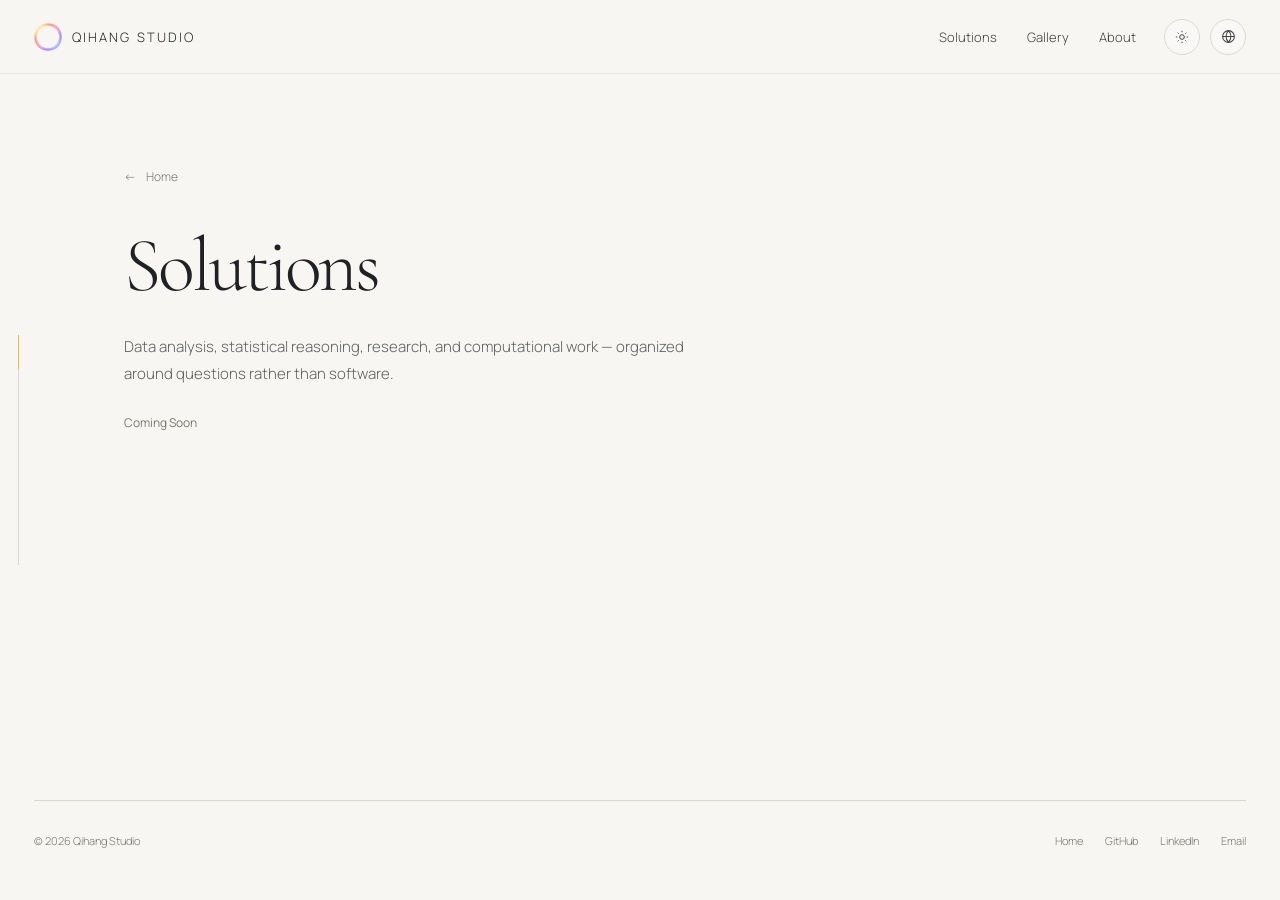
<file: frontend/solutions/index.html>
<!doctype html>
<html lang="en">
<head>
  <meta charset="utf-8" />
  <meta name="viewport" content="width=device-width, initial-scale=1" />
  <title>Solutions — Qihang Studio</title>
  <meta name="description" data-i18n-content="meta.description" content="Essays, reflections, and fragments on art, perception, and the ways we understand the world." />
  <script src="../assets/theme-init.js">
</script>
  <link rel="preconnect" href="https://fonts.googleapis.com">
  <link rel="preconnect" href="https://fonts.gstatic.com" crossorigin>
  <link href="https://fonts.googleapis.com/css2?family=Cormorant+Garamond:ital,wght@0,300;0,400;1,300&family=Manrope:wght@300;400;500&family=Noto+Serif+TC:wght@400&display=swap" rel="stylesheet">
  <link rel="stylesheet" href="../assets/site.css">
  <link rel="stylesheet" href="../assets/notes.css">
  <link rel="stylesheet" href="../assets/pages.css">
  <link rel="icon" href="../assets/brand/favicon.ico" sizes="any">
  <link rel="icon" type="image/png" sizes="32x32" href="../assets/brand/favicon-32.png">
  <link rel="icon" type="image/png" sizes="16x16" href="../assets/brand/favicon-16.png">
  <link rel="apple-touch-icon" sizes="180x180" href="../assets/brand/apple-touch-icon.png">
</head>
<body class="notes-page solutions-page">
  <div class="scroll-rail" id="scrollRail" aria-hidden="true"><div class="scroll-thumb"></div></div>
  <header class="site-header">
    <div class="header-inner">
      <a class="brand" href="../index.html"><span class="brand-logo" aria-hidden="true"><img src="../assets/brand/logo.png" alt="" width="28" height="28"><span class="logo-gradient-shift"></span></span><span>Qihang Studio</span></a>
      <div class="nav-wrap">
        <nav aria-label="Primary navigation" data-i18n-aria-label="nav.label">
          <a href="index.html" data-i18n="nav.solutions">Solutions</a>
          <a href="../gallery/index.html" data-i18n="nav.gallery">Gallery</a>
          <a href="../about/index.html" data-i18n="nav.about">About</a>
        </nav>
        <div class="appearance">
          <button
            class="appearance-button"
            id="themeButton"
            aria-label="Choose appearance"
            aria-expanded="false"
            aria-controls="themeMenu"
            aria-haspopup="true">
            <svg class="theme-icon-sun" viewBox="0 0 24 24" fill="none"
                 stroke="currentColor" stroke-width="1.45" aria-hidden="true">
              <circle cx="12" cy="12" r="3.5">
</circle>
              <path d="M12 2.8v2.1M12 19.1v2.1M2.8 12h2.1M19.1 12h2.1M5.5 5.5 7 7M17 17l1.5 1.5M18.5 5.5 17 7M7 17l-1.5 1.5">
</path>
            </svg>
            <svg class="theme-icon-moon" viewBox="0 0 24 24" fill="none"
                 stroke="currentColor" stroke-width="1.45" aria-hidden="true">
              <path d="M19.4 15.2A7.8 7.8 0 0 1 8.8 4.6 7.9 7.9 0 1 0 19.4 15.2Z">
</path>
            </svg>
          </button>
          <div class="appearance-menu" id="themeMenu">
            <div class="appearance-label" data-i18n="appearance.label">Appearance</div>
            <button class="theme-option" data-theme-choice="system">
              <span data-i18n="appearance.system">System</span>
<span>
</span>
            </button>
            <button class="theme-option" data-theme-choice="light">
              <span data-i18n="appearance.light">Light</span>
<span>
</span>
            </button>
            <button class="theme-option" data-theme-choice="dark">
              <span data-i18n="appearance.dark">Dark</span>
<span>
</span>
            </button>
          </div>
        </div>
        <div class="language">
          <button class="language-button" id="languageButton" aria-label="Choose language" data-i18n-aria-label="language.choose" aria-expanded="false">
            <svg viewBox="0 0 24 24" fill="none" stroke="currentColor" stroke-width="1.45" aria-hidden="true">
              <circle cx="12" cy="12" r="8.3">
</circle>
              <path d="M3.9 12h16.2M12 3.7c2.2 2.3 3.4 5.1 3.4 8.3S14.2 18 12 20.3C9.8 18 8.6 15.2 8.6 12S9.8 6 12 3.7Z">
</path>
            </svg>
          </button>
          <div class="language-menu" id="languageMenu">
            <div class="language-label" data-i18n="language.label">Language</div>
            <button class="language-option" data-lang="en" aria-pressed="true">
<span lang="en">English</span>
<span class="check" aria-hidden="true">✓</span>
</button>
            <button class="language-option" data-lang="zh" aria-pressed="false">
<span lang="zh-CN">中文简体</span>
<span class="check" aria-hidden="true">
</span>
</button>
            <button class="language-option" data-lang="zh-Hant" aria-pressed="false"><span lang="zh-Hant">中文繁體</span><span class="check" aria-hidden="true"></span></button>
            <button class="language-option" data-lang="ja" aria-pressed="false">
<span lang="ja">日本語</span>
<span class="check" aria-hidden="true">
</span>
</button>
            <button class="language-option" data-lang="fr" aria-pressed="false">
<span lang="fr">Français</span>
<span class="check" aria-hidden="true">
</span>
</button>
          </div>
        </div>
      </div>
    </div>
  </header>
  <nav class="mobile-page-nav" aria-label="Primary navigation" data-i18n-aria-label="nav.label"><a href="index.html" data-i18n="nav.solutions">Solutions</a><a href="../gallery/index.html" data-i18n="nav.gallery">Gallery</a><a href="../about/index.html" data-i18n="nav.about">About</a></nav>
<main class="notes-main simple-page" id="top"><a class="notes-back" href="../index.html" data-i18n="notes.home">Home</a><h1 data-i18n="nav.solutions">Solutions</h1><p class="page-description" data-i18n="solutions.description"></p><p class="about-placeholder" data-i18n="pages.coming">Coming Soon</p></main>
  <div class="section">
    <footer>
      <span>© 2026 Qihang Studio</span>
      <div class="footer-links">
        <a href="../index.html" data-i18n="notes.home">Home</a>
        <a href="https://github.com/QihangStudio"
          target="_blank"
          rel="noopener noreferrer">
          GitHub
        </a>
        <a href="#">LinkedIn</a>
        <a href="mailto:hello@example.com" data-i18n="footer.email">Email</a>
      </div>
    </footer>
  </div>

  <script src="../assets/site.js"></script>
</body>
</html>
</file>
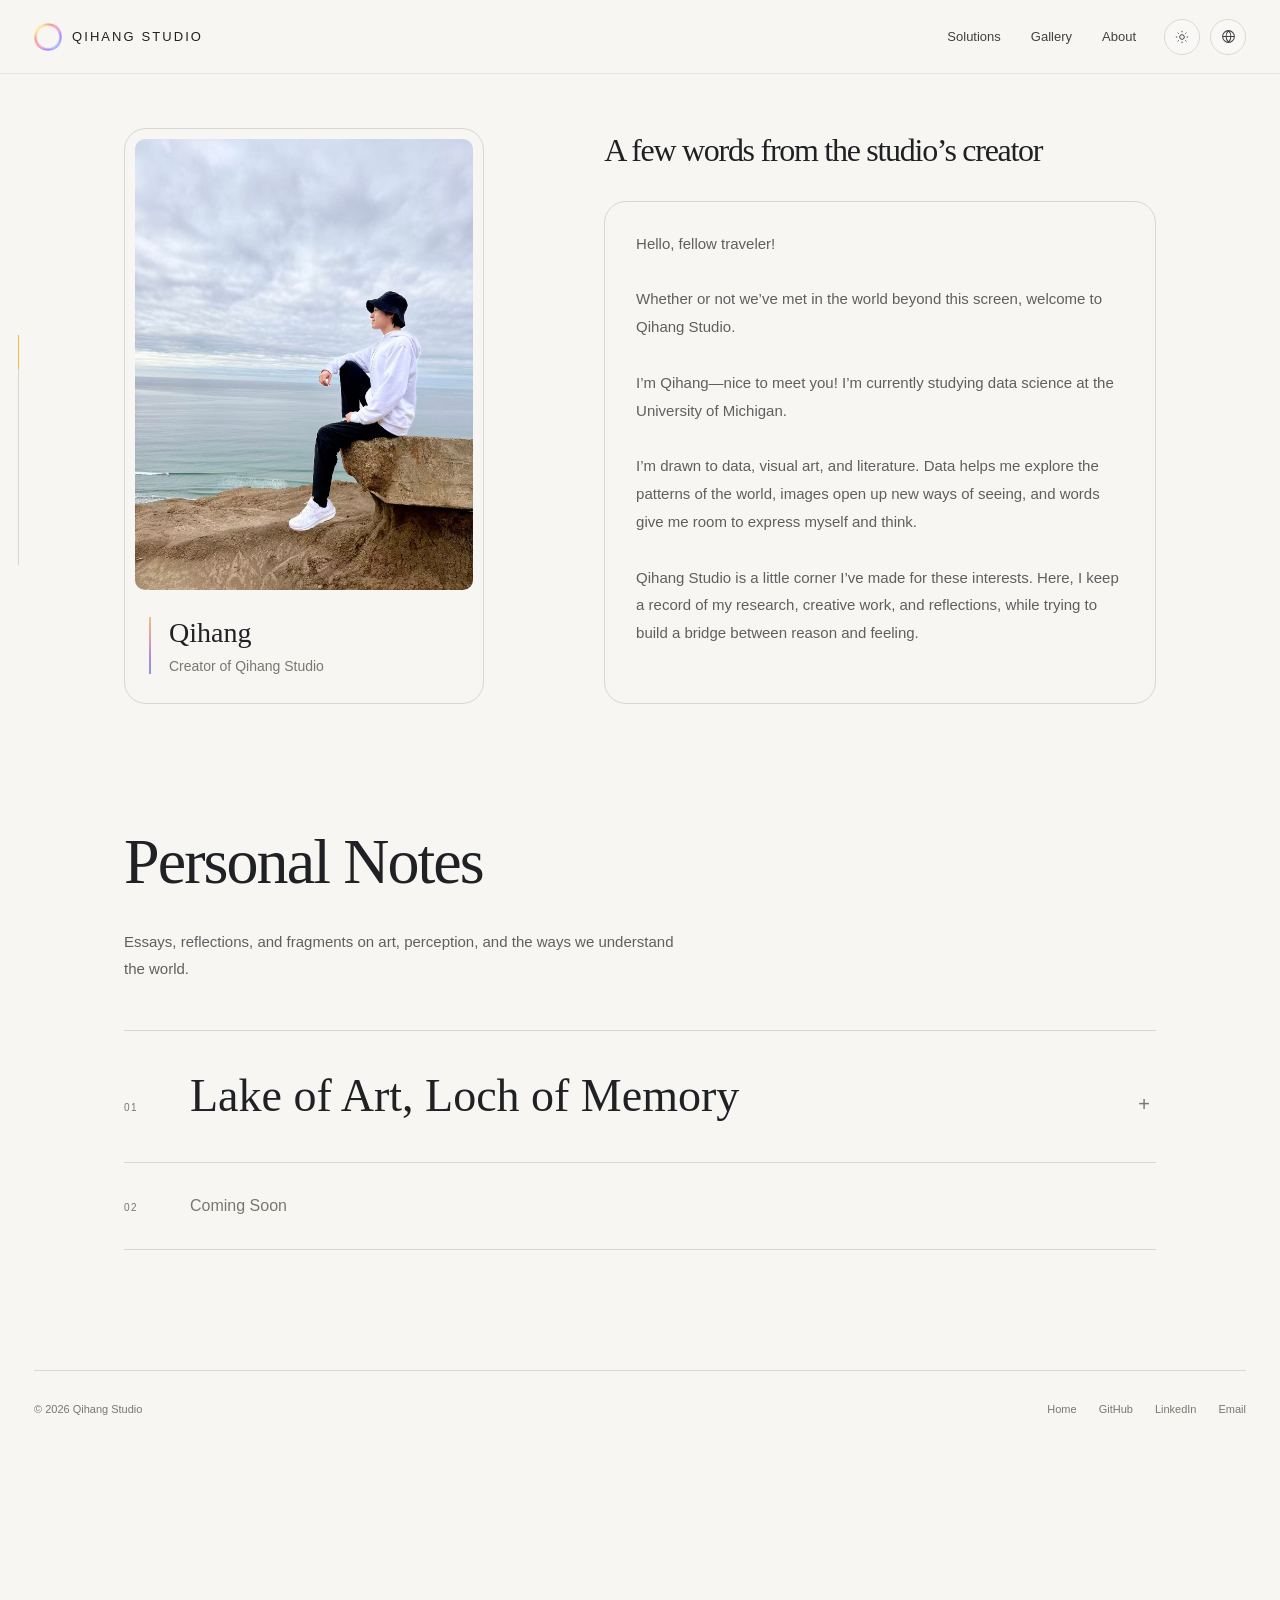
<file: frontend/notes/arts-got-problems/index.html>
<!doctype html>
<html lang="en">
<head>
  <meta charset="utf-8" />
  <meta name="viewport" content="width=device-width, initial-scale=1" />
  <title>Solutions — Qihang Studio</title>
  <meta name="description" data-i18n-content="meta.description" content="Essays, reflections, and fragments on art, perception, and the ways we understand the world." />
  <script src="../../assets/theme-init.js">
</script>
  <link rel="preconnect" href="https://fonts.googleapis.com">
  <link rel="preconnect" href="https://fonts.gstatic.com" crossorigin>
  <link href="https://fonts.googleapis.com/css2?family=Cormorant+Garamond:ital,wght@0,300;0,400;1,300&family=Manrope:wght@300;400;500&family=Noto+Serif+TC:wght@400&display=swap" rel="stylesheet">
  <link rel="stylesheet" href="../../assets/site.css">
  <link rel="stylesheet" href="../../assets/notes.css">
  <link rel="stylesheet" href="../../assets/pages.css">
<meta http-equiv="refresh" content="0;url=../../about/index.html#personal-notes">
  <link rel="icon" href="../../assets/brand/favicon.ico" sizes="any">
  <link rel="icon" type="image/png" sizes="32x32" href="../../assets/brand/favicon-32.png">
  <link rel="icon" type="image/png" sizes="16x16" href="../../assets/brand/favicon-16.png">
  <link rel="apple-touch-icon" sizes="180x180" href="../../assets/brand/apple-touch-icon.png">
</head>
<body class="notes-page solutions-page">
  <div class="scroll-rail" id="scrollRail" aria-hidden="true"><div class="scroll-thumb"></div></div>
  <header class="site-header">
    <div class="header-inner">
      <a class="brand" href="../../index.html"><span class="brand-logo" aria-hidden="true"><img src="../../assets/brand/logo.png" alt="" width="28" height="28"><span class="logo-gradient-shift"></span></span><span>Qihang Studio</span></a>
      <div class="nav-wrap">
        <nav aria-label="Primary navigation" data-i18n-aria-label="nav.label">
          <a href="../../solutions/index.html" data-i18n="nav.solutions">Solutions</a>
          <a href="../../gallery/index.html" data-i18n="nav.gallery">Gallery</a>
          <a href="../../about/index.html" data-i18n="nav.about">About</a>
        </nav>
        <div class="appearance">
          <button
            class="appearance-button"
            id="themeButton"
            aria-label="Choose appearance"
            aria-expanded="false"
            aria-controls="themeMenu"
            aria-haspopup="true">
            <svg class="theme-icon-sun" viewBox="0 0 24 24" fill="none"
                 stroke="currentColor" stroke-width="1.45" aria-hidden="true">
              <circle cx="12" cy="12" r="3.5">
</circle>
              <path d="M12 2.8v2.1M12 19.1v2.1M2.8 12h2.1M19.1 12h2.1M5.5 5.5 7 7M17 17l1.5 1.5M18.5 5.5 17 7M7 17l-1.5 1.5">
</path>
            </svg>
            <svg class="theme-icon-moon" viewBox="0 0 24 24" fill="none"
                 stroke="currentColor" stroke-width="1.45" aria-hidden="true">
              <path d="M19.4 15.2A7.8 7.8 0 0 1 8.8 4.6 7.9 7.9 0 1 0 19.4 15.2Z">
</path>
            </svg>
          </button>
          <div class="appearance-menu" id="themeMenu">
            <div class="appearance-label" data-i18n="appearance.label">Appearance</div>
            <button class="theme-option" data-theme-choice="system">
              <span data-i18n="appearance.system">System</span>
<span>
</span>
            </button>
            <button class="theme-option" data-theme-choice="light">
              <span data-i18n="appearance.light">Light</span>
<span>
</span>
            </button>
            <button class="theme-option" data-theme-choice="dark">
              <span data-i18n="appearance.dark">Dark</span>
<span>
</span>
            </button>
          </div>
        </div>
        <div class="language">
          <button class="language-button" id="languageButton" aria-label="Choose language" data-i18n-aria-label="language.choose" aria-expanded="false">
            <svg viewBox="0 0 24 24" fill="none" stroke="currentColor" stroke-width="1.45" aria-hidden="true">
              <circle cx="12" cy="12" r="8.3">
</circle>
              <path d="M3.9 12h16.2M12 3.7c2.2 2.3 3.4 5.1 3.4 8.3S14.2 18 12 20.3C9.8 18 8.6 15.2 8.6 12S9.8 6 12 3.7Z">
</path>
            </svg>
          </button>
          <div class="language-menu" id="languageMenu">
            <div class="language-label" data-i18n="language.label">Language</div>
            <button class="language-option" data-lang="en" aria-pressed="true">
<span lang="en">English</span>
<span class="check" aria-hidden="true">✓</span>
</button>
            <button class="language-option" data-lang="zh" aria-pressed="false">
<span lang="zh-CN">中文简体</span>
<span class="check" aria-hidden="true">
</span>
</button>
            <button class="language-option" data-lang="zh-Hant" aria-pressed="false"><span lang="zh-Hant">中文繁體</span><span class="check" aria-hidden="true"></span></button>
            <button class="language-option" data-lang="ja" aria-pressed="false">
<span lang="ja">日本語</span>
<span class="check" aria-hidden="true">
</span>
</button>
            <button class="language-option" data-lang="fr" aria-pressed="false">
<span lang="fr">Français</span>
<span class="check" aria-hidden="true">
</span>
</button>
          </div>
        </div>
      </div>
    </div>
  </header>
  <nav class="mobile-page-nav" aria-label="Primary navigation" data-i18n-aria-label="nav.label"><a href="../../solutions/index.html" data-i18n="nav.solutions">Solutions</a><a href="../../gallery/index.html" data-i18n="nav.gallery">Gallery</a><a href="../../about/index.html" data-i18n="nav.about">About</a></nav>
<main class="notes-main" id="top"><h1 data-i18n="notes.heading">Personal Notes.</h1><p><a class="notes-back" href="../../about/index.html#personal-notes" data-i18n="notes.back">Back to Personal Notes</a></p></main>
  <div class="section">
    <footer>
      <span>© 2026 Qihang Studio</span>
      <div class="footer-links">
        <a href="../../index.html" data-i18n="notes.home">Home</a>
        <a href="https://github.com/QihangStudio"
          target="_blank"
          rel="noopener noreferrer">
          GitHub
        </a>
        <a href="#">LinkedIn</a>
        <a href="mailto:hello@example.com" data-i18n="footer.email">Email</a>
      </div>
    </footer>
  </div>

  <script src="../../assets/site.js"></script>
</body>
</html>
</file>
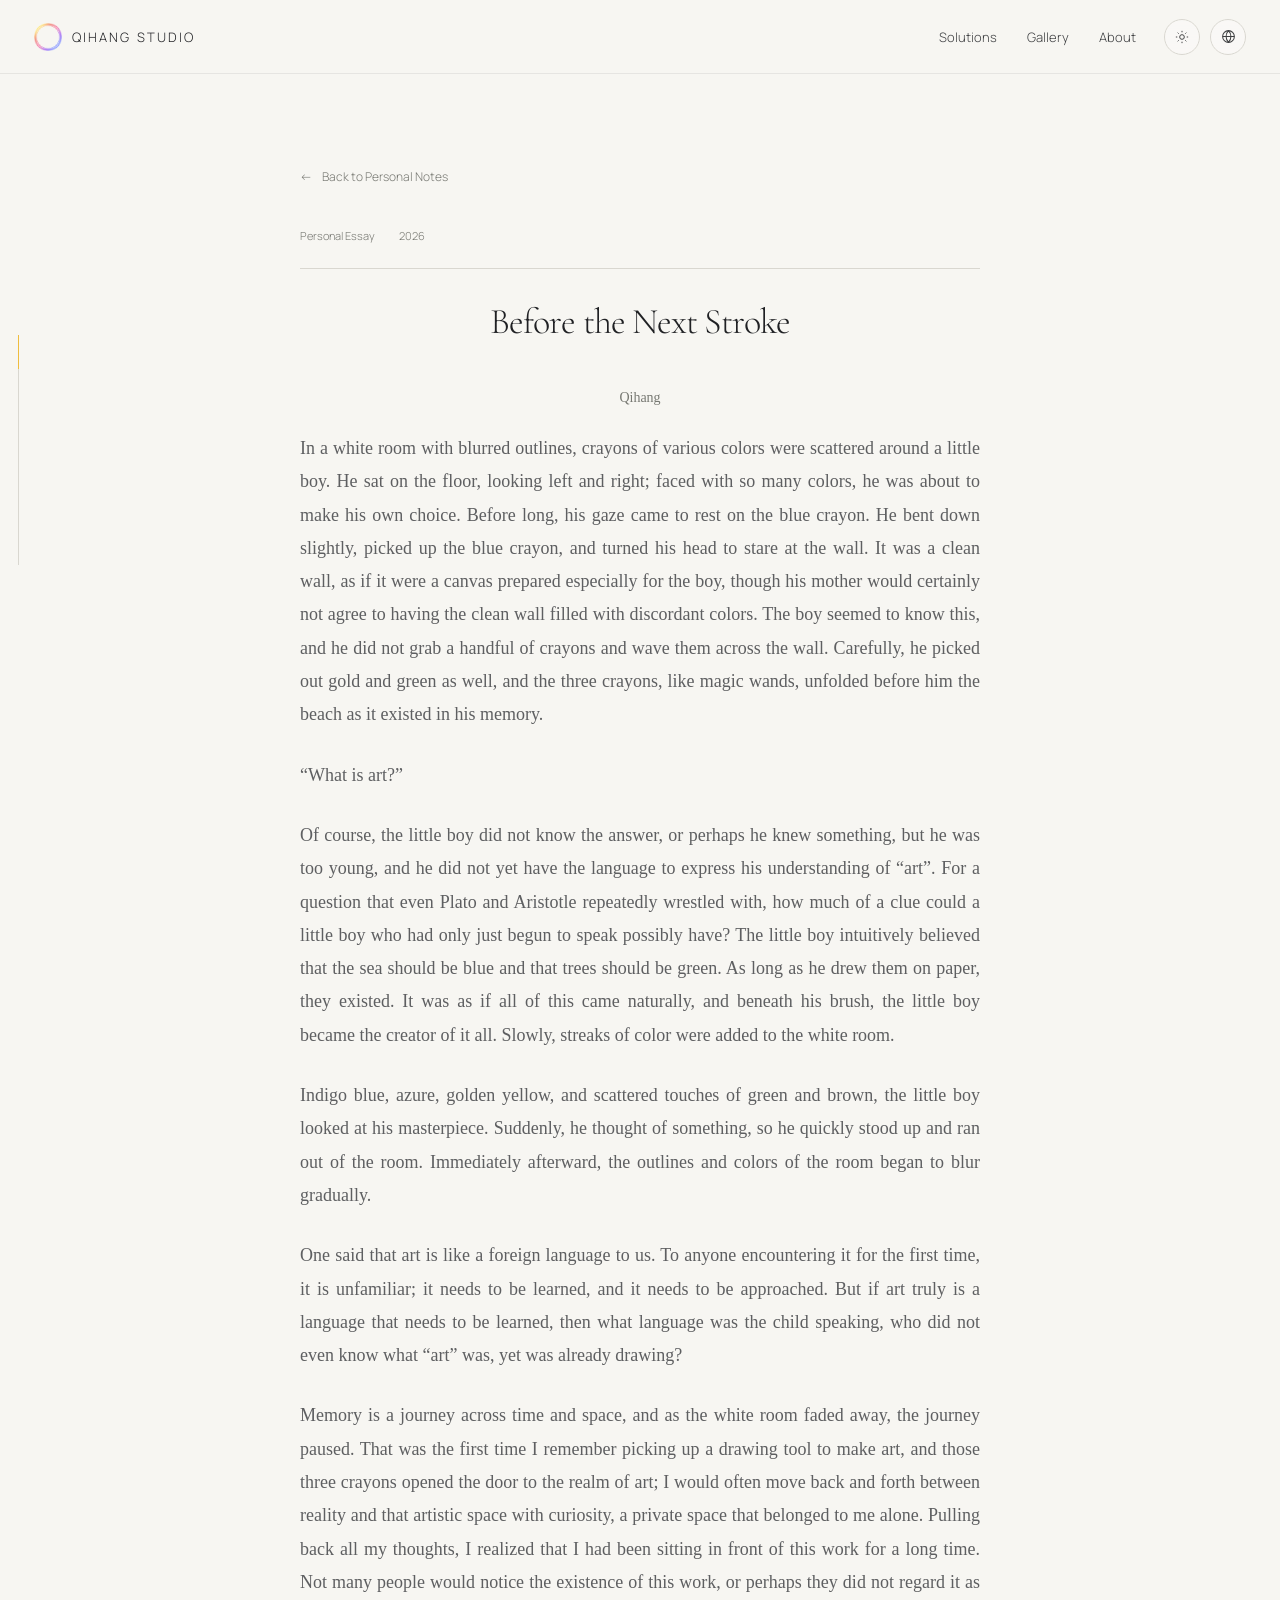
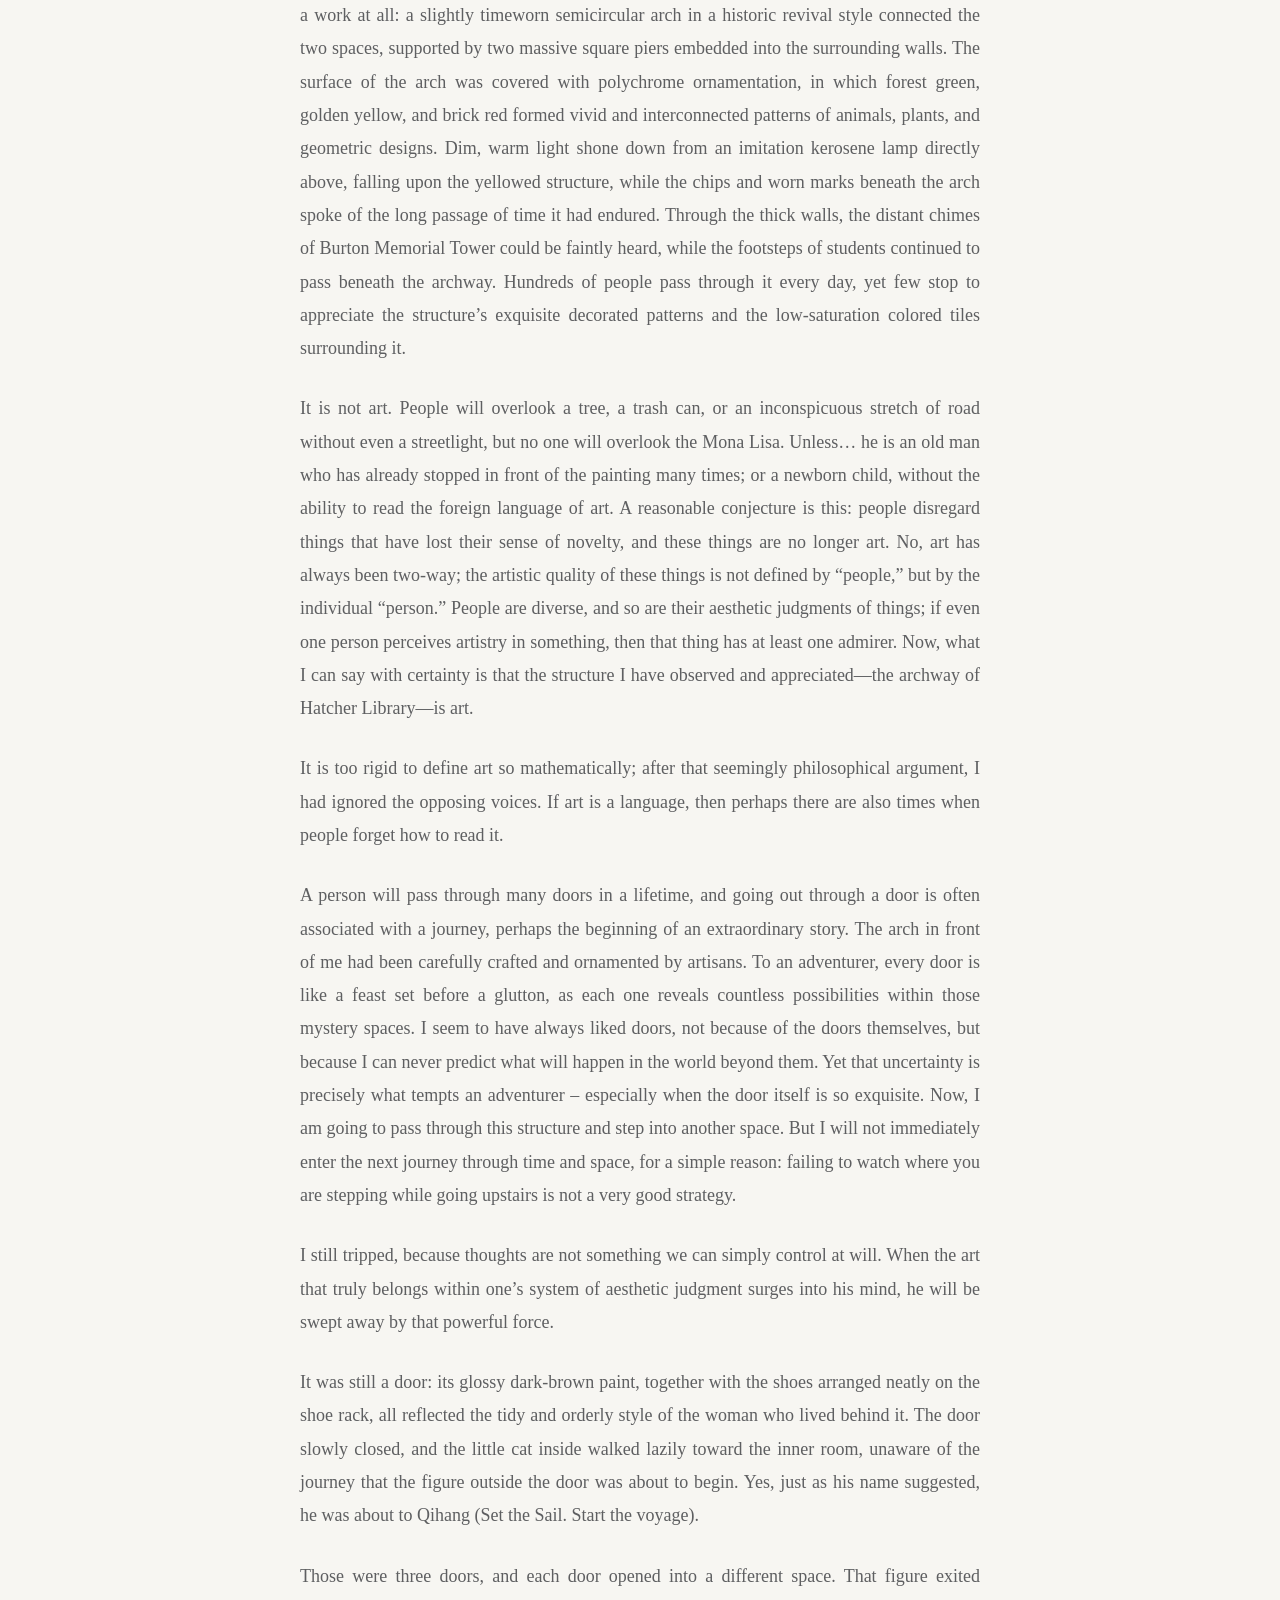
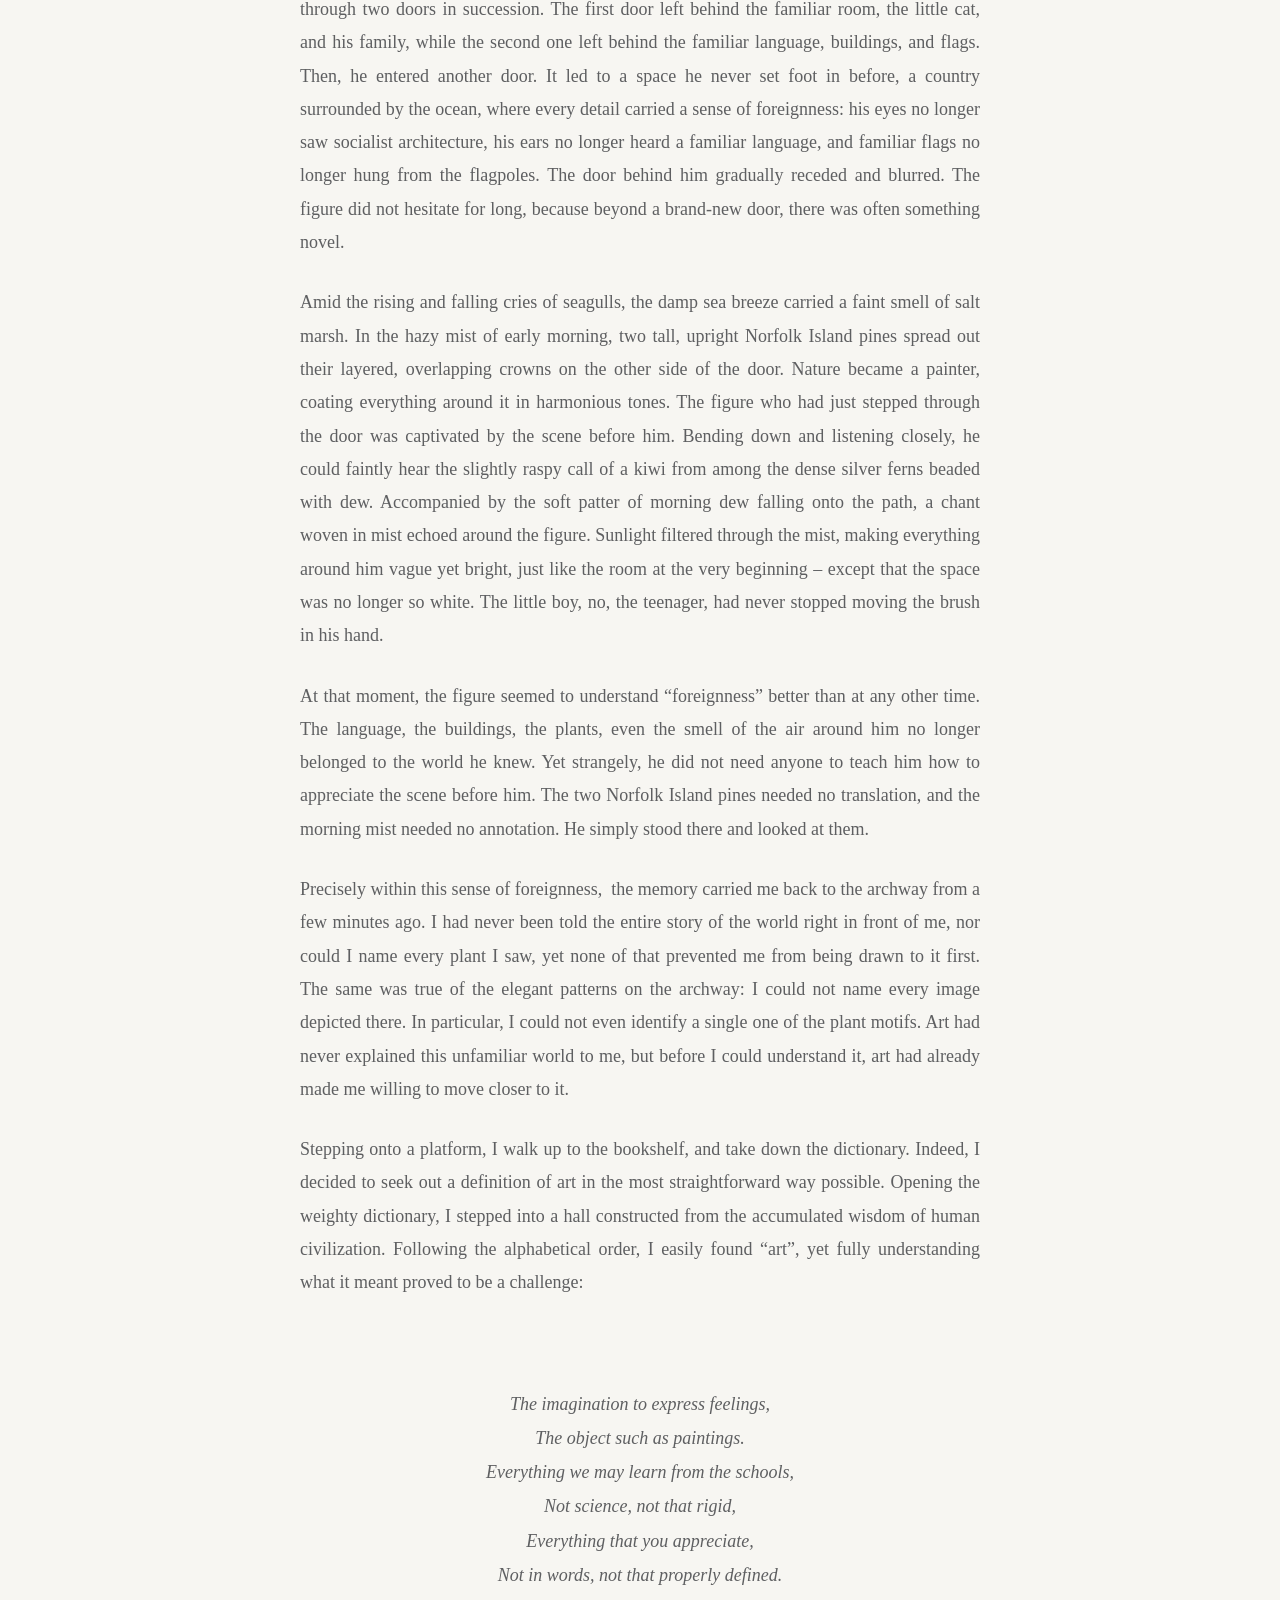
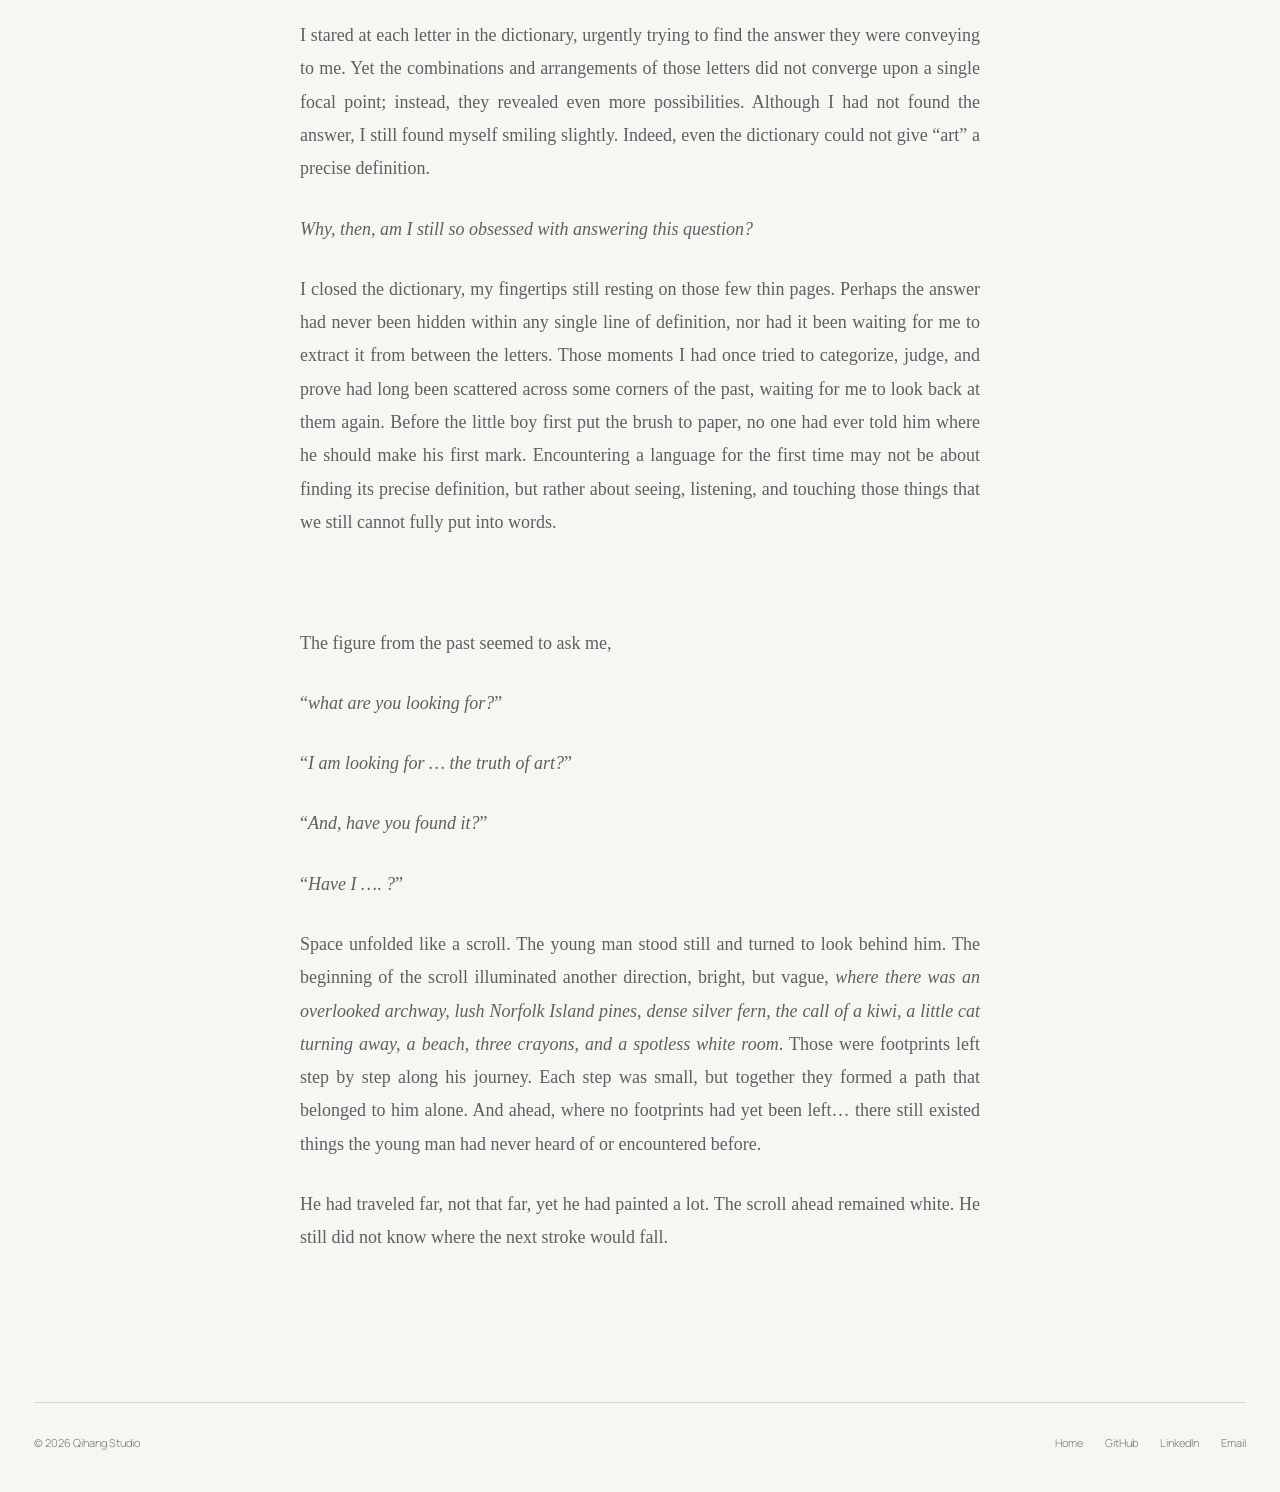
<file: frontend/notes/before-the-next-stroke/index.html>
<!doctype html>
<html lang="en">
<head>
  <meta charset="utf-8" />
  <meta name="viewport" content="width=device-width, initial-scale=1" />
  <title>Before the Next Stroke — Qihang Studio</title>
  <meta name="description" data-i18n-content="notes.subtitle" content="Essays, reflections, and fragments on art, perception, and the ways we understand the world." />
  <script src="../../assets/theme-init.js"></script>
  <link rel="preconnect" href="https://fonts.googleapis.com">
  <link rel="preconnect" href="https://fonts.gstatic.com" crossorigin>
  <link href="https://fonts.googleapis.com/css2?family=Cormorant+Garamond:ital,wght@0,300;0,400;1,300&family=Manrope:wght@300;400;500&family=Noto+Serif+TC:wght@400&display=swap" rel="stylesheet">
  <link rel="stylesheet" href="../../assets/site.css">
  <link rel="stylesheet" href="../../assets/notes.css">
  <link rel="icon" href="../../assets/brand/favicon.ico" sizes="any">
  <link rel="icon" type="image/png" sizes="32x32" href="../../assets/brand/favicon-32.png">
  <link rel="icon" type="image/png" sizes="16x16" href="../../assets/brand/favicon-16.png">
  <link rel="apple-touch-icon" sizes="180x180" href="../../assets/brand/apple-touch-icon.png">
</head>
<body class="notes-page">
  <div class="scroll-rail" id="scrollRail" aria-hidden="true"><div class="scroll-thumb"></div></div>
  <header class="site-header">
    <div class="header-inner">
      <a class="brand" href="../../index.html"><span class="brand-logo" aria-hidden="true"><img src="../../assets/brand/logo.png" alt="" width="28" height="28"><span class="logo-gradient-shift"></span></span><span>Qihang Studio</span></a>
      <div class="nav-wrap">
        <nav aria-label="Primary navigation" data-i18n-aria-label="nav.label">
          <a href="../../solutions/index.html" data-i18n="nav.solutions">Solutions</a>
          <a href="../../gallery/index.html" data-i18n="nav.gallery">Gallery</a>
          <a href="../../about/index.html" data-i18n="nav.about">About</a>
        </nav>
        <div class="appearance">
          <button
            class="appearance-button"
            id="themeButton"
            aria-label="Choose appearance"
            aria-expanded="false"
            aria-controls="themeMenu"
            aria-haspopup="true">
            <svg class="theme-icon-sun" viewBox="0 0 24 24" fill="none"
                 stroke="currentColor" stroke-width="1.45" aria-hidden="true">
              <circle cx="12" cy="12" r="3.5">
</circle>
              <path d="M12 2.8v2.1M12 19.1v2.1M2.8 12h2.1M19.1 12h2.1M5.5 5.5 7 7M17 17l1.5 1.5M18.5 5.5 17 7M7 17l-1.5 1.5">
</path>
            </svg>
            <svg class="theme-icon-moon" viewBox="0 0 24 24" fill="none"
                 stroke="currentColor" stroke-width="1.45" aria-hidden="true">
              <path d="M19.4 15.2A7.8 7.8 0 0 1 8.8 4.6 7.9 7.9 0 1 0 19.4 15.2Z">
</path>
            </svg>
          </button>
          <div class="appearance-menu" id="themeMenu">
            <div class="appearance-label" data-i18n="appearance.label">Appearance</div>
            <button class="theme-option" data-theme-choice="system">
              <span data-i18n="appearance.system">System</span>
<span>
</span>
            </button>
            <button class="theme-option" data-theme-choice="light">
              <span data-i18n="appearance.light">Light</span>
<span>
</span>
            </button>
            <button class="theme-option" data-theme-choice="dark">
              <span data-i18n="appearance.dark">Dark</span>
<span>
</span>
            </button>
          </div>
        </div>
        <div class="language">
          <button class="language-button" id="languageButton" aria-label="Choose language" data-i18n-aria-label="language.choose" aria-expanded="false">
            <svg viewBox="0 0 24 24" fill="none" stroke="currentColor" stroke-width="1.45" aria-hidden="true">
              <circle cx="12" cy="12" r="8.3">
</circle>
              <path d="M3.9 12h16.2M12 3.7c2.2 2.3 3.4 5.1 3.4 8.3S14.2 18 12 20.3C9.8 18 8.6 15.2 8.6 12S9.8 6 12 3.7Z">
</path>
            </svg>
          </button>
          <div class="language-menu" id="languageMenu">
            <div class="language-label" data-i18n="language.label">Language</div>
            <button class="language-option" data-lang="en" aria-pressed="true">
<span lang="en">English</span>
<span class="check" aria-hidden="true">✓</span>
</button>
            <button class="language-option" data-lang="zh" aria-pressed="false">
<span lang="zh-CN">中文简体</span>
<span class="check" aria-hidden="true">
</span>
</button>
            <button class="language-option" data-lang="zh-Hant" aria-pressed="false"><span lang="zh-Hant">中文繁體</span><span class="check" aria-hidden="true"></span></button>
            <button class="language-option" data-lang="ja" aria-pressed="false">
<span lang="ja">日本語</span>
<span class="check" aria-hidden="true">
</span>
</button>
            <button class="language-option" data-lang="fr" aria-pressed="false">
<span lang="fr">Français</span>
<span class="check" aria-hidden="true">
</span>
</button>
          </div>
        </div>
      </div>
    </div>
  </header>
  <nav class="mobile-page-nav" aria-label="Primary navigation" data-i18n-aria-label="nav.label"><a href="../../solutions/index.html" data-i18n="nav.solutions">Solutions</a><a href="../../gallery/index.html" data-i18n="nav.gallery">Gallery</a><a href="../../about/index.html" data-i18n="nav.about">About</a></nav>
<main class="notes-main reading-main" id="top">
  <a class="notes-back" href="../../about/index.html#personal-notes" data-i18n="notes.back">Back to Personal Notes</a>
  <article data-multilingual-essay hidden aria-labelledby="essay-title">
    <header class="article-heading">
      <div class="note-meta"><span data-i18n="notes.personal">Personal Essay</span><time datetime="2026">2026</time></div>
      <h1 id="essay-title"></h1>
    </header>
    <div class="essay-body"></div>
  </article>
  <noscript><p lang="en">Please enable JavaScript to select a reading language.</p><p lang="zh-CN">请启用 JavaScript 以选择阅读语言。</p><p lang="zh-Hant">請啟用 JavaScript 以選擇閱讀語言。</p><p lang="ja">読む言語を選ぶには JavaScript を有効にしてください。</p><p lang="fr">Veuillez activer JavaScript pour choisir la langue de lecture.</p></noscript>
</main>
  <div class="section">
    <footer>
      <span>© 2026 Qihang Studio</span>
      <div class="footer-links">
        <a href="../../index.html" data-i18n="notes.home">Home</a>
        <a href="https://github.com/QihangStudio"
          target="_blank"
          rel="noopener noreferrer">
          GitHub
        </a>
        <a href="#">LinkedIn</a>
        <a href="mailto:hello@example.com" data-i18n="footer.email">Email</a>
      </div>
    </footer>
  </div>
<template data-essay-language="en" data-essay-lang="en">
<h1>Before the Next Stroke</h1>
<div class="essay-body" lang="en">
<p class="essay-byline">Qihang</p>
<p data-source-paragraph="1">In a white room with blurred outlines, crayons of various colors were scattered around a little boy. He sat on the floor, looking left and right; faced with so many colors, he was about to make his own choice. Before long, his gaze came to rest on the blue crayon. He bent down slightly, picked up the blue crayon, and turned his head to stare at the wall. It was a clean wall, as if it were a canvas prepared especially for the boy, though his mother would certainly not agree to having the clean wall filled with discordant colors. The boy seemed to know this, and he did not grab a handful of crayons and wave them across the wall. Carefully, he picked out gold and green as well, and the three crayons, like magic wands, unfolded before him the beach as it existed in his memory.</p>
<p data-source-paragraph="2">“What is art?”</p>
<p data-source-paragraph="3">Of course, the little boy did not know the answer, or perhaps he knew something, but he was too young, and he did not yet have the language to express his understanding of “art”. For a question that even Plato and Aristotle repeatedly wrestled with, how much of a clue could a little boy who had only just begun to speak possibly have? The little boy intuitively believed that the sea should be blue and that trees should be green. As long as he drew them on paper, they existed. It was as if all of this came naturally, and beneath his brush, the little boy became the creator of it all. Slowly, streaks of color were added to the white room.</p>
<p data-source-paragraph="4">Indigo blue, azure, golden yellow, and scattered touches of green and brown, the little boy looked at his masterpiece. Suddenly, he thought of something, so he quickly stood up and ran out of the room. Immediately afterward, the outlines and colors of the room began to blur gradually.</p>
<p data-source-paragraph="5">One said that art is like a foreign language to us. To anyone encountering it for the first time, it is unfamiliar; it needs to be learned, and it needs to be approached. But if art truly is a language that needs to be learned, then what language was the child speaking, who did not even know what “art” was, yet was already drawing?</p>
<p data-source-paragraph="6">Memory is a journey across time and space, and as the white room faded away, the journey paused. That was the first time I remember picking up a drawing tool to make art, and those three crayons opened the door to the realm of art; I would often move back and forth between reality and that artistic space with curiosity, a private space that belonged to me alone. Pulling back all my thoughts, I realized that I had been sitting in front of this work for a long time. Not many people would notice the existence of this work, or perhaps they did not regard it as a work at all: a slightly timeworn semicircular arch in a historic revival style connected the two spaces, supported by two massive square piers embedded into the surrounding walls. The surface of the arch was covered with polychrome ornamentation, in which forest green, golden yellow, and brick red formed vivid and interconnected patterns of animals, plants, and geometric designs. Dim, warm light shone down from an imitation kerosene lamp directly above, falling upon the yellowed structure, while the chips and worn marks beneath the arch spoke of the long passage of time it had endured. Through the thick walls, the distant chimes of Burton Memorial Tower could be faintly heard, while the footsteps of students continued to pass beneath the archway. Hundreds of people pass through it every day, yet few stop to appreciate the structure’s exquisite decorated patterns and the low-saturation colored tiles surrounding it.</p>
<p data-source-paragraph="7">It is not art. People will overlook a tree, a trash can, or an inconspicuous stretch of road without even a streetlight, but no one will overlook the Mona Lisa. Unless… he is an old man who has already stopped in front of the painting many times; or a newborn child, without the ability to read the foreign language of art. A reasonable conjecture is this: people disregard things that have lost their sense of novelty, and these things are no longer art. No, art has always been two-way; the artistic quality of these things is not defined by “people,” but by the individual “person.” People are diverse, and so are their aesthetic judgments of things; if even one person perceives artistry in something, then that thing has at least one admirer. Now, what I can say with certainty is that the structure I have observed and appreciated—the archway of Hatcher Library—is art.</p>
<p data-source-paragraph="8">It is too rigid to define art so mathematically; after that seemingly philosophical argument, I had ignored the opposing voices. If art is a language, then perhaps there are also times when people forget how to read it.</p>
<p data-source-paragraph="9">A person will pass through many doors in a lifetime, and going out through a door is often associated with a journey, perhaps the beginning of an extraordinary story. The arch in front of me had been carefully crafted and ornamented by artisans. To an adventurer, every door is like a feast set before a glutton, as each one reveals countless possibilities within those mystery spaces. I seem to have always liked doors, not because of the doors themselves, but because I can never predict what will happen in the world beyond them. Yet that uncertainty is precisely what tempts an adventurer – especially when the door itself is so exquisite. Now, I am going to pass through this structure and step into another space. But I will not immediately enter the next journey through time and space, for a simple reason: failing to watch where you are stepping while going upstairs is not a very good strategy.</p>
<p data-source-paragraph="10">I still tripped, because thoughts are not something we can simply control at will. When the art that truly belongs within one’s system of aesthetic judgment surges into his mind, he will be swept away by that powerful force.</p>
<p data-source-paragraph="11">It was still a door: its glossy dark-brown paint, together with the shoes arranged neatly on the shoe rack, all reflected the tidy and orderly style of the woman who lived behind it. The door slowly closed, and the little cat inside walked lazily toward the inner room, unaware of the journey that the figure outside the door was about to begin. Yes, just as his name suggested, he was about to Qihang (Set the Sail. Start the voyage).</p>
<p data-source-paragraph="12">Those were three doors, and each door opened into a different space. That figure exited through two doors in succession. The first door left behind the familiar room, the little cat, and his family, while the second one left behind the familiar language, buildings, and flags. Then, he entered another door. It led to a space he never set foot in before, a country surrounded by the ocean, where every detail carried a sense of foreignness: his eyes no longer saw socialist architecture, his ears no longer heard a familiar language, and familiar flags no longer hung from the flagpoles. The door behind him gradually receded and blurred. The figure did not hesitate for long, because beyond a brand-new door, there was often something novel.</p>
<p data-source-paragraph="13">Amid the rising and falling cries of seagulls, the damp sea breeze carried a faint smell of salt marsh. In the hazy mist of early morning, two tall, upright Norfolk Island pines spread out their layered, overlapping crowns on the other side of the door. Nature became a painter, coating everything around it in harmonious tones. The figure who had just stepped through the door was captivated by the scene before him. Bending down and listening closely, he could faintly hear the slightly raspy call of a kiwi from among the dense silver ferns beaded with dew. Accompanied by the soft patter of morning dew falling onto the path, a chant woven in mist echoed around the figure. Sunlight filtered through the mist, making everything around him vague yet bright, just like the room at the very beginning – except that the space was no longer so white. The little boy, no, the teenager, had never stopped moving the brush in his hand.</p>
<p data-source-paragraph="14">At that moment, the figure seemed to understand “foreignness” better than at any other time. The language, the buildings, the plants, even the smell of the air around him no longer belonged to the world he knew. Yet strangely, he did not need anyone to teach him how to appreciate the scene before him. The two Norfolk Island pines needed no translation, and the morning mist needed no annotation. He simply stood there and looked at them.</p>
<p data-source-paragraph="15">Precisely within this sense of foreignness,  the memory carried me back to the archway from a few minutes ago. I had never been told the entire story of the world right in front of me, nor could I name every plant I saw, yet none of that prevented me from being drawn to it first. The same was true of the elegant patterns on the archway: I could not name every image depicted there. In particular, I could not even identify a single one of the plant motifs. Art had never explained this unfamiliar world to me, but before I could understand it, art had already made me willing to move closer to it.</p>
<p data-source-paragraph="16">Stepping onto a platform, I walk up to the bookshelf, and take down the dictionary. Indeed, I decided to seek out a definition of art in the most straightforward way possible. Opening the weighty dictionary, I stepped into a hall constructed from the accumulated wisdom of human civilization. Following the alphabetical order, I easily found “art”, yet fully understanding what it meant proved to be a challenge:</p>
<p data-source-paragraph="17"><br></p>
<p data-source-paragraph="18" class="essay-verse"><em>The imagination to express feelings,</em></p>
<p data-source-paragraph="19" class="essay-verse"><em>The object such as paintings.</em></p>
<p data-source-paragraph="20" class="essay-verse"><em>Everything we may learn from the schools,</em></p>
<p data-source-paragraph="21" class="essay-verse"><em>Not science, not that rigid,</em></p>
<p data-source-paragraph="22" class="essay-verse"><em>Everything that you appreciate,</em></p>
<p data-source-paragraph="23" class="essay-verse"><em>Not in words, not that properly defined.</em></p>
<p data-source-paragraph="24">I stared at each letter in the dictionary, urgently trying to find the answer they were conveying to me. Yet the combinations and arrangements of those letters did not converge upon a single focal point; instead, they revealed even more possibilities. Although I had not found the answer, I still found myself smiling slightly. Indeed, even the dictionary could not give “art” a precise definition.</p>
<p data-source-paragraph="25"><em>Why, then, am I still so obsessed with answering this question?</em></p>
<p data-source-paragraph="26">I closed the dictionary, my fingertips still resting on those few thin pages. Perhaps the answer had never been hidden within any single line of definition, nor had it been waiting for me to extract it from between the letters. Those moments I had once tried to categorize, judge, and prove had long been scattered across some corners of the past, waiting for me to look back at them again. Before the little boy first put the brush to paper, no one had ever told him where he should make his first mark. Encountering a language for the first time may not be about finding its precise definition, but rather about seeing, listening, and touching those things that we still cannot fully put into words.</p>
<p data-source-paragraph="27"><br></p>
<p data-source-paragraph="28">The figure from the past seemed to ask me, </p>
<p data-source-paragraph="29">“<em>w</em><em>hat are you looking for?</em>”</p>
<p data-source-paragraph="30">“<em>I am looking for … the truth of art?</em>”</p>
<p data-source-paragraph="31">“<em>And,</em> <em>have you found i</em><em>t?</em>”</p>
<p data-source-paragraph="32">“<em>Have I …</em>. <em>?</em>”</p>
<p data-source-paragraph="33">Space unfolded like a scroll. The young man stood still and turned to look behind him. The beginning of the scroll illuminated another direction, bright, but vague, <em>where there was an overlooked archway, lush Norfolk Island pines,</em><em> dense silver fern</em><em>, the call of a kiwi</em><em>,</em><em> a little cat turning away, a beach, three crayons, and a spotless white room</em>. Those were footprints left step by step along his journey. Each step was small, but together they formed a path that belonged to him alone. And ahead, where no footprints had yet been left… there still existed things the young man had never heard of or encountered before.</p>
<p data-source-paragraph="34">He had traveled far, not that far, yet he had painted a lot. The scroll ahead remained white. He still did not know where the next stroke would fall.</p>
</div>
</template>
<template data-essay-language="zh" data-essay-lang="zh-CN">
<h1><strong>落笔之前</strong></h1>
<div class="essay-body" lang="zh-CN">
<p data-source-paragraph="1" class="essay-byline">启航</p>
<p data-source-paragraph="2">模糊轮廓的洁白房间里，各种颜色的蜡笔洒落在小男孩的身边。他坐在地上，左看看右看看，面对诸多色彩，他即将作出自己的选择。不一会儿，他的脑袋随着视线停在了蓝色的蜡笔上。他微微弯下身，捡起了蓝色蜡笔，他转过头盯着墙面。这是一面干净的墙面，好似一块专门为男孩准备的画布，不过他的妈妈绝对不会同意干净的墙面上充满不和谐的颜色。男孩似乎知道这一点，他并没有抓起一把蜡笔朝着墙面挥舞。小心翼翼地，他又择出了金色与绿色，三只蜡笔好似魔杖，在他面前展开了他印象中的海滩。</p>
<p data-source-paragraph="3" class="essay-special">“何为艺术？”</p>
<p data-source-paragraph="4">当然，小男孩并不知道答案，或者他知道一些，但是他的语言不足以支持他表达出对“艺术”的理解。一个连柏拉图与亚里士多德都曾反复追问的问题，刚牙牙学语的小男孩会有多少头绪呢？小男孩天然地相信大海就应该是蓝色的，树木就应该是绿色的。只要他将它们画在纸上，它们就存在了。仿佛这一切都是浑然天成的，在画笔之下，小男孩便是这一切的造物主。慢慢地，那白色的房间被添加上一缕缕颜色。</p>
<p data-source-paragraph="5">深蓝色、浅蓝色、金黄色与零星的绿色与棕色，小男孩看了看自己的杰作。突然，他想到了什么，于是快速起身，跑出了房间。随即，房间的轮廓与色彩开始渐渐模糊。</p>
<p data-source-paragraph="6">有人说：“艺术对我们而言像一门外语。对于第一次遇见它的人，它是陌生的，需要学习，需要靠近。”可如果艺术真的是一门需要学习的语言，那么那个连“艺术”是什么都不知道，却已经在画画的孩子，说的什么语言呢？</p>
<p data-source-paragraph="7">回忆是一场跨越时空的旅行，随着白色房间的离去，这场旅行暂停了。那是我记忆中第一次提笔作画，那三只蜡笔开启艺术空间的大门，我会经常怀揣着好奇在现实和艺术空间穿梭，那是独属于我的私人空间。收回所有思绪，我意识到我已坐在这幅作品前很久。没有太多人会注意到这幅作品的存在，亦或大家并没有把他当成一个作品：一个稍微具有年代感的历史复兴式半圆拱形结构连接着两个空间，支撑拱形结构的是两个与周围墙壁镶嵌在一起的厚重方柱。拱面有大量多彩绘饰，这些绘饰以深绿、金黄、砖红构造出各种动物、植物、以及几何纹样，栩栩如生，遥相呼应。昏暗的暖色灯光从正上方的仿煤油灯打下，照在泛黄的结构上，门中台阶上遍布的残缺诉说着它经历过的时光长河。隔着厚重的墙面，远处伯顿纪念钟塔的钟声隐约传来，<strong>学生们的脚步声则不断从拱门下穿</strong>过。每天都会有数以百计的人通过它，<strong>却鲜少有人会伫足欣赏结构那精美的刻画花纹与四周低饱和度的彩砖。</strong></p>
<p data-source-paragraph="8">它不是艺术。人们会略过一棵树、一个垃圾桶、一段毫不起眼且没有路灯的路，但是没有人会略过《蒙娜丽莎》。除非——他是已在画前数次驻足的老者；或是刚出生的孩童，没有读懂艺术这篇外语的能力。一个合理的推测是：人们会漠视丧失了新鲜感的事物，这些事物也不再是艺术。否定，艺术向来是双向的，这些事物本身的艺术性不会被人们定义，而是被“人”所定义。<strong>人是多样的，对事物的审美也是多样的；如果哪怕只有一个人感受到某件事物的艺术性，那么这件事物至少拥有一位欣赏者。</strong>现在，我可以肯定的是，被我观测并欣赏的结构体，哈彻图书馆的拱门，就是艺术。</p>
<p data-source-paragraph="9">如此轻易的给艺术下定义是不严谨的，在看似哲学的论证后，我忽视了那些反对的声音。如果艺术是一门语言，那么人们也许也有忘记阅读它的时候。</p>
<p data-source-paragraph="10">人的一生会通过很多扇门，而出门往往会和一段旅程联系在一起，也许是开启一段非凡的故事。眼前的拱门被工匠们精雕细琢后摆到了我面前。每一扇门对冒险家来说都好似饕餮面前的盛宴，因为他们会展现出无数的可能性。我似乎一直很喜欢门，不是因为门本身，而是我永远也不会推算出进入门后世界会发生什么，不过这正是吸引一位冒险家的诱因，更何况这扇门如此精美。现在，我要通过这个结构，跨入另一个空间。但是，我并不会马上进入下一段的时空旅行，原因很简单，上楼时不注意脚下并不是一个很好的策略。</p>
<p data-source-paragraph="11">我还是被一节稍微凸起的台阶绊到，思绪可不是我们可以随便操纵的东西。当一个人审美评价体系里真正的艺术涌入他的脑海时，他便会被这股强大的力量所卷走。</p>
<p data-source-paragraph="12">依然是一扇门，深棕色的亮漆搭配着鞋架上摆放着整整齐齐的鞋子，无不体现出这扇门内女主人整洁有序的风格。那扇门慢慢地关闭了，门内的小猫迈着慵懒的步伐向里屋走去，它并不会意识到门外的身影将会开启的旅程。是的，正如他的名字，他要启航了。</p>
<p data-source-paragraph="13">那是三道门，每扇门后都是不同的空间。那道身影接连跨出两道门，又进入一扇门，第一扇门分别留下了熟悉的房间、小猫与家人，另一扇留下了熟悉的语言、建筑与旗帜。而他进入的那扇门则是他以前从未踏足过的空间，那是一个被海洋环绕的国度。空间里的每一处细节都体现出一种异国风情：眼睛里不再见到社会主义的建筑，耳朵里不再听到熟悉的语言，旗杆上不再悬挂着熟悉的国旗。身后的门也渐渐远去，模糊。那道身影并没有踌躇太久，因为在崭新的门后，往往也有新的未知。</p>
<p data-source-paragraph="14">伴随着海鸥此起彼伏的高鸣，湿润的海风中携带着淡淡的盐沼味。清晨朦胧的雾气中，两棵扇形展开的翠绿南洋杉展现出高大笔挺的身姿，它们替代了另一扇门后层层帽檐重叠的深绿水杉。自然化身漆匠，将周遭事物染上了和谐的色调。那道刚跨出门的身影被眼前的景象所折服。俯身、侧耳，沾满露水的茂密银蕨中依稀传来几维鸟略带沙哑的喉音。伴随朝露洒落在小路上的滴答声，一场织于雾中的吟咏回荡在那道身影的耳边。阳光洒落在雾气中，使周围的一切朦胧，却很明亮，就如同最初的房间那般，只不过空间内已经不再那样洁白——那位小男孩，哦不，那位少年手中的笔却从来没有停过。</p>
<p data-source-paragraph="15">此时，那道身影似乎应该比任何时候都更能理解“陌生”是什么。周围的语言、建筑、植物，甚至空气里的气味都不再属于他所熟悉的世界。可奇怪的是，他并不需要谁去教他如何欣赏眼前的景象。那两棵南洋杉不需要翻译，清晨的雾气也不需要注解。他只是站在那里，看着它们。</p>
<p data-source-paragraph="16">正是在这种陌生之中，回忆将我带回方才的拱门。我并不了解眼前世界的来龙去脉，也叫不出每一种植物的名字，可这并不妨碍我先被它吸引。就如同拱门上的精美图纹，我无法叫出上面每一个图案的名称。特别是那些植物图纹，我甚至认不出其中的任何一种。艺术从未替我解释这个陌生的世界，却让我在完全理解它之前，先愿意靠近它。</p>
<p data-source-paragraph="17">登上了台阶，我来到了书架前，取下了字典。没错，我将用最直接的方法去寻找艺术的定义。翻开厚重的词典，我进入到了一个人类文明的智慧结晶所创造的殿堂。沿着字母表顺序，我轻松地找到了“艺术”一词，不过完全理解其含义却成为了一个挑战：</p>
<p data-source-paragraph="18" class="essay-verse"><em>寄情于想象，</em></p>
<p data-source-paragraph="19" class="essay-verse"><em>托形于丹青。</em></p>
<p data-source-paragraph="20" class="essay-verse"><em>吾之所习，</em></p>
<p data-source-paragraph="21" class="essay-verse"><em>非科学之属，亦未必严整。</em></p>
<p data-source-paragraph="22" class="essay-verse"><em>凡目之所悦、心之所赏，</em></p>
<p data-source-paragraph="23" class="essay-verse"><em>或无须言说，亦未有定名。</em></p>
<p data-source-paragraph="24">我盯着词典中的每一个字母，试图迫切寻出它们传递给我的那个答案。然而字母间的排列组合并没有汇聚到一处焦点，相反，它们展现出的则是更多的可能性。虽然没有寻得答案，我的嘴角却依旧微微上扬。是啊，就连词典也不能给“艺术”一个确切的定义。</p>
<p data-source-paragraph="25" class="essay-special"><strong>我，为什么还要执着于寻求这个问题的答案呢？</strong></p>
<p data-source-paragraph="26">合上词典，我的指尖仍停留在那几页薄薄的纸张上。也许答案从来没有藏在某一行定义里，也没有等待着被我从字母之间提取出来。那些我曾试图归类、判断、证明的瞬间，早已散落在过去的某个角落，等着我重新回望。小男孩第一次提笔前，从来没有人告诉他应在哪里落笔。初次接触一门语言，也许并不是找到它准确的定义，而是去看、去听、去触碰那些我们暂时还无法完全说清的东西。</p>
<p data-source-paragraph="27">记忆中的那道身影问道：“你在寻找什么？”</p>
<p data-source-paragraph="28">“我在寻找艺术的...真谛？”</p>
<p data-source-paragraph="29">“那你找到了吗？”</p>
<p data-source-paragraph="30">“我......找到了吗？”</p>
<p data-source-paragraph="31">空间犹如画卷被铺开，青年站在原地，转身看向身后，卷轴的起点照亮着另一个方向，那里有着无人问津的拱门、葱郁的南洋杉、转身离去的小猫、海滩、三只蜡笔，以及，一个洁白无暇的房间。那是他的旅程所踏出的一步步脚印，每一步都不大，连起来却构成了一条独属于他的道路。而在没有脚印的前方......依旧存在着青年闻所未闻之物。</p>
<p data-source-paragraph="32">他走了很远，也画了很多。卷轴前方依旧洁白，他仍不知道下一笔将会落在何处。</p>
</div>
</template>
<template data-essay-language="ja" data-essay-lang="ja">
<h1>次のひと筆の前に</h1>
<div class="essay-body" lang="ja">
<p class="essay-byline">啓航</p>
<p data-source-paragraph="1">輪郭のぼやけた白い部屋で、色とりどりのクレヨンが小さな男の子のまわりに散らばっていた。床に座り、右を見たり左を見たりしながら、たくさんの色を前に、自分で一つを選ぼうとしていた。やがて、その視線が青いクレヨンの上で止まった。少しかがんでそれを拾い、顔を向けて壁を見つめる。きれいな壁だった。まるで男の子のために用意された画布のようだったが、母親なら、そのきれいな壁をちぐはぐな色で埋めることには、きっと賛成しなかっただろう。男の子もそれを知っていたのか、クレヨンをひとつかみして壁に振り回すようなことはしなかった。慎重に、金色と緑も選び出す。三本のクレヨンは魔法の杖のように、記憶の中の海辺を目の前に広げていった。</p>
<p data-source-paragraph="2">「芸術とは何か」</p>
<p data-source-paragraph="3">もちろん、小さな男の子に答えはわからなかった。あるいは、何かはわかっていたのかもしれない。ただ、あまりにも幼く、「芸術」についての自分なりの理解を言葉にするすべを、まだ持っていなかった。プラトンやアリストテレスでさえ繰り返し向き合った問いに、ようやく話し始めたばかりの男の子が、いったいどれほどの手がかりを持てただろう。男の子は、ごく自然に、海は青く、木は緑であるはずだと信じていた。紙に描きさえすれば、それらはそこに存在した。すべてがひとりでにそうなるかのようで、画筆の下では、男の子がそのすべての創造主だった。白い部屋に、少しずつ色の筋が加わっていった。</p>
<p data-source-paragraph="4">藍色、空色、黄金色、ところどころに緑と茶色。男の子は自分の傑作を眺めた。ふと何かを思いつくと、さっと立ち上がり、部屋から駆け出していった。その直後、部屋の輪郭も色も、ゆっくりとぼやけ始めた。</p>
<p data-source-paragraph="5">ある人は、芸術は私たちにとって外国語のようなものだと言った。初めて出会う者にはなじみがなく、学ぶことも、近づくことも必要なのだと。けれど、芸術が本当に学ばなければならない言語なのだとしたら、「芸術」が何かも知らないまま、すでに絵を描いていたあの子は、何語を話していたのだろう。</p>
<p data-source-paragraph="6">記憶とは時空を越える旅であり、白い部屋が遠のくと、その旅はいったん止まった。あれは、私の覚えているかぎり、初めて絵を描く道具を手にしたときだった。あの三本のクレヨンが芸術の空間への扉を開いた。それから私は、好奇心を抱いて、現実とその空間のあいだをたびたび行き来するようになった。私だけの、ひそかな空間だった。思いをすべて引き戻すと、この作品の前にずいぶん長く座っていたことに気づいた。この作品の存在に目を留める人は多くない。あるいは、そもそも作品だとは思われていないのかもしれない。少し時を経た歴史主義的な様式の半円アーチが、二つの空間をつないでいた。まわりの壁に組み込まれた、重厚な二本の角柱がそれを支えている。アーチの表面には多彩な装飾が施され、深い緑、黄金色、煉瓦色が、動物や植物、幾何学の文様を生き生きと描き出し、互いに呼応していた。真上の灯油ランプを模した照明から、薄暗い暖かな光が黄ばんだ構造物に降り注ぎ、アーチの下の欠けや摩耗の跡は、それがくぐり抜けてきた長い歳月を語っていた。厚い壁を隔てて、遠くのバートン記念塔の鐘の音がかすかに聞こえ、学生たちの足音は絶えずアーチの下を通り過ぎていく。毎日、何百人もの人がここを通る。それでも、精緻な装飾文様や、そのまわりの落ち着いた色のタイルを、立ち止まって眺める人はほとんどいない。</p>
<p data-source-paragraph="7">これは芸術ではない。人は一本の木や、ごみ箱や、街灯さえない目立たぬ道を見過ごす。しかし、《モナ・リザ》を見過ごす人はいない。もし、いるとすれば……すでに何度もその絵の前に立った老人か、芸術という外国語を読み解く力をまだ持たない、生まれたばかりの子どもだろう。こんな推測なら、もっともらしい。人は新鮮さを失ったものに目を向けなくなり、そうしたものはもはや芸術ではなくなる。いや、芸術はもともと双方向のものだ。ものの芸術性を定めるのは「人々」ではなく、一人ひとりの「人」なのだ。人は多様であり、ものに対する美的判断もまた多様だ。たとえ一人でも、あるものに芸術性を感じるなら、それには少なくとも一人の鑑賞者がいる。今、私が確かに言えるのは、私が観察し、味わったこの構造物――ハッチャー図書館のアーチは、芸術だということだ。</p>
<p data-source-paragraph="8">こんなふうに数式めかして芸術を定義するのは、あまりに硬直している。いかにも哲学的に見える議論のあとで、私は異を唱える声を置き去りにしていた。芸術が言語なのだとすれば、人はその読み方を忘れることもあるのかもしれない。</p>
<p data-source-paragraph="9">人は一生のうちに、いくつもの扉をくぐる。そして扉の外へ出ることは、しばしば一つの旅と結びついている。そこから、非凡な物語が始まるのかもしれない。目の前のアーチは、職人たちの手で丹念に造られ、飾られたものだった。冒険家にとっての扉は、食いしん坊の前に並ぶごちそうにも似ている。その一つひとつが、謎めいた空間に潜む無数の可能性を見せてくれるからだ。私はどうやら、ずっと扉が好きだった。扉そのもののためではない。その向こうの世界で何が起こるか、決して予測できないからだ。けれど、その不確かさこそが冒険家を誘う。まして、その扉自体がこれほど美しいのなら。今、私はこの構造物をくぐり、別の空間へ踏み入ろうとしている。ただし、すぐに次の時空の旅へ向かうわけではない。理由は単純だ。階段を上るとき、足元を見ないのは、あまりよい作戦とは言えない。</p>
<p data-source-paragraph="10">それでも、私はつまずいた。思考は、思うままに操れるものではない。自分の美的判断の体系に本当に属する芸術が心へと流れ込んできたとき、人はその強い力にさらわれてしまう。</p>
<p data-source-paragraph="11">そこにもまた、扉があった。光沢のある焦げ茶色の塗装も、靴棚にきちんと並べられた靴も、その奥に暮らす女性の整然としたあり方を映していた。扉はゆっくりと閉まった。内側にいた小さな猫は、気だるげな足取りで奥の部屋へ向かい、扉の外の人影がこれから始める旅には気づきもしなかった。そう、名前のとおり、彼はまさに「啓航」――帆を上げ、旅立とうとしていた。</p>
<p data-source-paragraph="12">三つの扉があり、その一つひとつが異なる空間へと開いていた。あの人影は、続けざまに二つの扉を出た。最初の扉の向こうには、なじみの部屋と、小さな猫と、家族が残り、二つ目の向こうには、なじみの言葉と建物と旗が残った。それから彼は、もう一つの扉を入った。その先には、それまで一度も足を踏み入れたことのない空間があった。海に囲まれた国だった。細部のすべてが、異国の気配を帯びていた。目にはもはや社会主義の建築が映らず、耳にはなじみの言葉が届かず、旗竿には見慣れた国旗が掛かっていない。背後の扉はしだいに遠のき、ぼやけていった。人影は長くためらわなかった。新しい扉の向こうには、たいてい新しい何かがあるからだ。</p>
<p data-source-paragraph="13">高く低く響くカモメの声のあいだを、湿った潮風が、塩性湿地のかすかな匂いを運んでいた。朝の淡い霧の中、二本のノーフォークマツが高くまっすぐに立ち、重なり合う枝葉を、扉の向こうに広げていた。自然は画家となり、まわりのすべてを調和した色に塗っていた。扉を出たばかりの人影は、眼前の景色に心を奪われた。身をかがめ、耳を澄ますと、露をまとった銀シダの茂みから、キーウィの少しかすれた声がかすかに聞こえる。朝露が小道に落ちる柔らかな音に寄り添って、霧に織り込まれた詠唱が、人影のまわりに響いていた。霧を透かした陽の光が、すべてをぼんやりと、それでも明るく照らしていた。ちょうど、最初の部屋のように。ただ、その空間はもう、あれほど白くはなかった。小さな男の子――いや、少年の手の中で、画筆は一度も動きを止めていなかった。</p>
<p data-source-paragraph="14">その瞬間、人影は「なじみのなさ」というものを、それまでのいつよりもよくわかったように思えた。言葉も、建物も、植物も、空気の匂いさえ、もはや自分の知っている世界のものではない。それなのに不思議なことに、眼前の景色をどう味わうのか、誰かに教わる必要はなかった。二本のノーフォークマツに翻訳はいらず、朝霧に注釈もいらなかった。ただ、そこに立ち、それらを見ていた。</p>
<p data-source-paragraph="15">まさにそのなじみのなさの中で、記憶が私を数分前のアーチへと連れ戻した。眼前の世界のいきさつをすべて教わったわけではなく、目にする植物の名を一つ残らず言えるわけでもなかった。それでも、まず惹かれることを、何も妨げはしなかった。アーチの優美な文様も同じだった。そこに描かれたものを、すべて名指すことはできない。とりわけ植物の文様は、一つとして何の植物かわからなかった。芸術は、この見知らぬ世界を私に説明してくれたことはない。けれど、私が理解する前に、すでにそこへ近づきたいと思わせていた。</p>
<p data-source-paragraph="16">踊り場に上がり、私は本棚へ歩いていって、辞書を取り出す。そう、できるかぎり直接的な方法で、芸術の定義を探すことにしたのだ。ずっしりとした辞書を開くと、人類の文明が積み重ねてきた知恵で築かれた殿堂へと踏み入った。アルファベット順をたどれば、「art」はすぐに見つかった。しかし、その意味を十分に理解するとなると、難しかった。</p>
<p data-source-paragraph="17" class="essay-break" aria-hidden="true"></p>
<p data-source-paragraph="18" class="essay-verse"><em>想像によって、思いを表すこと、</em></p>
<p data-source-paragraph="19" class="essay-verse"><em>絵画のように、形あるもの。</em></p>
<p data-source-paragraph="20" class="essay-verse"><em>学校で私たちが学びうる、あらゆること、</em></p>
<p data-source-paragraph="21" class="essay-verse"><em>科学ではなく、それほど厳密でもなく、</em></p>
<p data-source-paragraph="22" class="essay-verse"><em>あなたがよいと感じる、あらゆるもの、</em></p>
<p data-source-paragraph="23" class="essay-verse"><em>言葉によらず、それほど明確にも定められず。</em></p>
<p data-source-paragraph="24">辞書の文字を一つひとつ見つめ、それらが私に伝えようとしている答えを、しきりに探した。けれど、文字の組み合わせや並びは、一つの焦点へと集まることなく、むしろ、さらに多くの可能性を示していた。答えは見つからなかったが、それでも口元にはかすかな笑みが浮かんだ。そう、辞書でさえ、「芸術」に正確な定義を与えることはできないのだ。</p>
<p data-source-paragraph="25"><em>それなら、なぜ私は、まだこの問いに答えることにこだわっているのだろう。</em></p>
<p data-source-paragraph="26">辞書を閉じても、指先はまだ、あの数枚の薄い紙に触れていた。答えは、そもそもどこか一行の定義に隠れていたわけでも、文字のあいだから私に取り出されるのを待っていたわけでもないのかもしれない。かつて分類し、判断し、証明しようとした瞬間は、とっくに過去のいくつかの片隅へ散らばり、私がもう一度振り返るのを待っていた。あの男の子が初めて画筆を紙に置く前、最初のひと筆をどこに置くべきか、誰も教えてはいなかった。ある言語に初めて出会うとは、その正確な定義を見つけることではなく、まだ十分に言葉にできないものを、見て、聞いて、触れてみることなのかもしれない。</p>
<p data-source-paragraph="27" class="essay-break" aria-hidden="true"></p>
<p data-source-paragraph="28">記憶の中の人影が、私に問いかけるようだった。</p>
<p data-source-paragraph="29">「<em>何を探しているの？</em>」</p>
<p data-source-paragraph="30">「<em>探しているのは……芸術の真実、なのかな？</em>」</p>
<p data-source-paragraph="31">「<em>それで、見つかった？</em>」</p>
<p data-source-paragraph="32">「<em>私は……見つけたのだろうか？</em>」</p>
<p data-source-paragraph="33">空間が、絵巻のように広がった。青年は立ち止まり、後ろを振り返った。巻物の始まりが、もう一つの方向を照らしていた。明るく、それでいてぼんやりとしたその先には、<em>見過ごされていたアーチがあり、緑豊かなノーフォークマツがあり、茂った銀シダがあり、キーウィの声があり、背を向ける小さな猫があり、海辺があり、三本のクレヨンと、汚れ一つない白い部屋があった</em>。それらは、彼が旅の途中で一歩ずつ残してきた足跡だった。一歩一歩は小さくても、つなげれば、彼だけの道になった。そして、まだ足跡のない前方には……青年が聞いたことも、出会ったこともないものが、なお存在していた。</p>
<p data-source-paragraph="34">遠くまで来た。それほど遠くでもなかった。それでも、たくさん描いてきた。巻物の先は、まだ白い。次のひと筆がどこに置かれるのか、彼にはまだわからなかった。</p>
</div>
</template>
<template data-essay-language="fr" data-essay-lang="fr">
<h1>Avant le prochain trait</h1>
<div class="essay-body" lang="fr">
<p class="essay-byline">Qihang</p>
<p data-source-paragraph="1">Dans une pièce blanche aux contours flous, des crayons de cire de toutes les couleurs étaient éparpillés autour d’un petit garçon. Assis par terre, il regardait à droite et à gauche ; devant tant de couleurs, il s’apprêtait à faire son propre choix. Bientôt, son regard s’arrêta sur le crayon bleu. Il se pencha légèrement pour le ramasser, puis tourna la tête et fixa le mur. C’était un mur propre, comme une toile préparée tout exprès pour lui, même si sa mère n’aurait certainement pas accepté de le voir couvert de couleurs discordantes. Le garçon semblait le savoir : il ne saisit pas une poignée de crayons pour les agiter sur le mur. Avec précaution, il choisit aussi le doré et le vert, et les trois crayons, telles des baguettes magiques, déployèrent devant lui la plage telle qu’il la gardait en mémoire.</p>
<p data-source-paragraph="2">« Qu’est-ce que l’art ? »</p>
<p data-source-paragraph="3">Bien sûr, le petit garçon ne connaissait pas la réponse. Ou peut-être savait-il quelque chose, mais il était trop jeune et ne disposait pas encore des mots pour exprimer sa compréhension de l’« art ». Face à une question que Platon et Aristote eux-mêmes n’avaient cessé de reprendre, de quels indices un petit garçon qui commençait tout juste à parler pouvait-il bien disposer ? Il croyait d’instinct que la mer devait être bleue et les arbres verts. Il lui suffisait de les dessiner sur du papier pour qu’ils existent. Tout cela semblait aller de soi, et sous son pinceau, le petit garçon devenait le créateur de toutes ces choses. Peu à peu, des traînées de couleur vinrent s’ajouter à la pièce blanche.</p>
<p data-source-paragraph="4">Bleu indigo, bleu azur, jaune doré, quelques touches de vert et de brun : le petit garçon contempla son chef-d’œuvre. Soudain, quelque chose lui vint à l’esprit ; il se leva aussitôt et sortit de la pièce en courant. À peine était-il parti que les contours et les couleurs de la pièce commencèrent à se brouiller.</p>
<p data-source-paragraph="5">Quelqu’un a dit que l’art était pour nous comme une langue étrangère. À qui le rencontre pour la première fois, il est inconnu ; il faut l’apprendre, il faut s’en approcher. Mais si l’art est vraiment une langue qu’il faut apprendre, quelle langue parlait cet enfant qui ne savait même pas ce qu’était l’« art » et qui, pourtant, dessinait déjà ?</p>
<p data-source-paragraph="6">La mémoire est un voyage à travers le temps et l’espace ; lorsque la pièce blanche s’effaça, le voyage s’interrompit. C’était la première fois, dans mon souvenir, que je prenais un instrument pour dessiner. Ces trois crayons m’avaient ouvert la porte du domaine de l’art ; souvent, poussé par la curiosité, j’allais et venais entre la réalité et cet espace artistique, un espace intime qui n’appartenait qu’à moi. Rassemblant mes pensées, je me rendis compte que j’étais assis depuis longtemps devant cette œuvre. Peu de gens remarquaient son existence, à moins qu’ils ne la considèrent tout simplement pas comme une œuvre : une arcade en plein cintre, de style historiciste et légèrement marquée par le temps, reliait deux espaces. Elle reposait sur deux piliers carrés et massifs engagés dans les murs alentour. Sa surface était couverte d’ornements polychromes où le vert profond, le jaune doré et le rouge brique composaient des motifs d’animaux, de plantes et de figures géométriques, vivants et se répondant les uns aux autres. Juste au-dessus, une imitation de lampe à pétrole diffusait une faible lumière chaude sur la structure jaunie, tandis que les éclats et les marques d’usure sous l’arcade racontaient les longues années qu’elle avait traversées. À travers les murs épais parvenait, à peine perceptible, le carillon lointain de la tour commémorative Burton, tandis que les pas des étudiants continuaient de résonner sous l’arcade. Des centaines de personnes y passent chaque jour, mais rares sont celles qui s’arrêtent pour admirer la finesse de ses motifs décoratifs et les carreaux aux couleurs assourdies qui l’entourent.</p>
<p data-source-paragraph="7">Ce n’est pas de l’art. On peut passer sans les voir devant un arbre, une poubelle, un bout de chemin quelconque dépourvu même de réverbère ; mais personne ne passe sans voir la Joconde. À moins… d’être un vieil homme qui s’est déjà arrêté maintes fois devant le tableau ; ou un nouveau-né, incapable de lire cette langue étrangère qu’est l’art. Voici une conjecture raisonnable : les gens ne prêtent plus attention aux choses qui ont perdu leur nouveauté, et ces choses ne sont plus de l’art. Non, l’art a toujours été une relation à double sens ; la qualité artistique de ces choses n’est pas définie par « les gens », mais par chaque « personne ». Les personnes sont diverses, et leurs jugements esthétiques le sont aussi ; si une seule personne perçoit une dimension artistique dans une chose, cette chose possède au moins un admirateur. À présent, ce que je peux affirmer avec certitude, c’est que la structure que j’ai observée et appréciée — l’arcade de la bibliothèque Hatcher — est de l’art.</p>
<p data-source-paragraph="8">Définir l’art de manière aussi mathématique est trop rigide ; après cette argumentation d’apparence philosophique, j’avais négligé les voix contraires. Si l’art est une langue, peut-être arrive-t-il aussi que l’on oublie comment la lire.</p>
<p data-source-paragraph="9">Au cours d’une vie, on franchit bien des portes, et sortir par une porte est souvent associé à un voyage, peut-être au commencement d’une histoire extraordinaire. L’arcade devant moi avait été soigneusement façonnée et ornée par des artisans. Pour un aventurier, chaque porte est comme un festin dressé devant un gourmand : chacune révèle d’innombrables possibles dans les espaces mystérieux qu’elle ouvre. Il me semble avoir toujours aimé les portes, non pour elles-mêmes, mais parce que je ne peux jamais prévoir ce qui arrivera dans le monde qui se trouve derrière. Or cette incertitude est précisément ce qui attire un aventurier — surtout lorsque la porte elle-même est si belle. Je vais maintenant franchir cette structure et pénétrer dans un autre espace. Mais je ne me lancerai pas tout de suite dans un nouveau voyage à travers le temps et l’espace, pour une raison simple : ne pas regarder où l’on met les pieds en montant un escalier n’est pas une très bonne stratégie.</p>
<p data-source-paragraph="10">J’ai tout de même trébuché, car la pensée n’est pas une chose que l’on puisse diriger à volonté. Quand l’art qui trouve véritablement sa place dans notre système de jugement esthétique nous envahit l’esprit, sa force nous emporte.</p>
<p data-source-paragraph="11">C’était encore une porte : sa peinture brun foncé, brillante, et les chaussures soigneusement alignées sur le meuble reflétaient toutes l’ordre et la propreté de la femme qui vivait derrière. La porte se referma lentement et le petit chat à l’intérieur se dirigea d’un pas paresseux vers le fond de l’appartement, sans rien savoir du voyage qu’allait entreprendre la silhouette restée dehors. Oui, comme le disait son prénom, il allait Qihang : mettre les voiles, commencer le voyage.</p>
<p data-source-paragraph="12">Il y avait trois portes, chacune ouvrant sur un espace différent. La silhouette sortit successivement par deux d’entre elles. Derrière la première restaient la pièce familière, le petit chat et la famille ; derrière la seconde, la langue, les bâtiments et les drapeaux familiers. Puis elle entra par une autre porte. Celle-ci menait à un espace où elle n’avait jamais mis les pieds, un pays entouré par l’océan, où chaque détail portait la marque de l’ailleurs : ses yeux ne voyaient plus d’architecture socialiste, ses oreilles n’entendaient plus de langue familière, et les mâts ne portaient plus les drapeaux connus. Derrière elle, la porte s’éloignait et se brouillait peu à peu. La silhouette n’hésita pas longtemps, car au-delà d’une porte toute neuve, il y avait souvent quelque chose de nouveau.</p>
<p data-source-paragraph="13">Parmi les cris des mouettes qui montaient et retombaient, la brise marine, humide, apportait une légère odeur de marais salé. Dans la brume incertaine du petit matin, deux grands pins de Norfolk se dressaient bien droits de l’autre côté de la porte, déployant leurs couronnes en étages superposés. La nature se faisait peintre et revêtait tout alentour de teintes harmonieuses. La silhouette qui venait de franchir la porte fut captivée par le spectacle. En se penchant et en prêtant l’oreille, elle distinguait, parmi les fougères argentées touffues et perlées de rosée, l’appel un peu rauque d’un kiwi. Accompagnée du doux bruit de la rosée matinale tombant sur le chemin, une psalmodie tissée dans la brume résonnait autour d’elle. Le soleil filtrait à travers le brouillard, rendant tout à la fois vague et lumineux, comme dans la pièce du début — à ceci près que l’espace n’était plus aussi blanc. Le petit garçon, non, l’adolescent, n’avait jamais cessé de faire courir le pinceau dans sa main.</p>
<p data-source-paragraph="14">À cet instant, la silhouette semblait comprendre mieux que jamais ce qu’était l’« étrangeté ». La langue, les bâtiments, les plantes, même l’odeur de l’air ne faisaient plus partie du monde qu’elle connaissait. Et pourtant, étrangement, elle n’avait besoin de personne pour lui apprendre à apprécier le paysage devant elle. Les deux pins de Norfolk n’avaient pas besoin de traduction, ni la brume du matin d’annotation. Elle se tenait simplement là et les regardait.</p>
<p data-source-paragraph="15">C’est précisément au cœur de cette étrangeté que le souvenir me ramena à l’arcade de quelques minutes auparavant. On ne m’avait jamais raconté toute l’histoire du monde qui se tenait devant moi, et je ne pouvais pas nommer chacune des plantes que je voyais ; rien de tout cela ne m’empêchait pourtant de me sentir d’abord attiré par lui. Il en allait de même des élégants motifs de l’arcade : je ne pouvais pas nommer chaque figure qui y était représentée. En particulier, je n’étais capable d’identifier aucun des motifs végétaux. L’art ne m’avait jamais expliqué ce monde inconnu, mais avant même que je puisse le comprendre, il m’avait déjà donné envie de m’en approcher.</p>
<p data-source-paragraph="16">J’arrive sur un palier, m’avance vers l’étagère et en retire le dictionnaire. Oui, j’ai décidé de chercher une définition de l’art de la manière la plus directe possible. En ouvrant le lourd dictionnaire, j’entre dans une salle édifiée par la sagesse accumulée de la civilisation humaine. En suivant l’ordre alphabétique, je trouve sans peine le mot « art » ; en saisir pleinement le sens s’avère pourtant difficile :</p>
<p data-source-paragraph="17" class="essay-break" aria-hidden="true"></p>
<p data-source-paragraph="18" class="essay-verse"><em>L’imagination pour exprimer les sentiments,</em></p>
<p data-source-paragraph="19" class="essay-verse"><em>L’objet, tel un tableau.</em></p>
<p data-source-paragraph="20" class="essay-verse"><em>Tout ce que nous pouvons apprendre à l’école,</em></p>
<p data-source-paragraph="21" class="essay-verse"><em>Pas la science, pas autant de rigueur,</em></p>
<p data-source-paragraph="22" class="essay-verse"><em>Tout ce que vous appréciez,</em></p>
<p data-source-paragraph="23" class="essay-verse"><em>Pas dans les mots, pas si nettement défini.</em></p>
<p data-source-paragraph="24">Je fixais chaque lettre du dictionnaire, cherchant avec impatience la réponse qu’elles me transmettaient. Pourtant, leurs combinaisons et leurs agencements ne convergeaient pas vers un point unique ; ils révélaient au contraire davantage de possibles. Je n’avais pas trouvé la réponse, mais un léger sourire me venait tout de même aux lèvres. Oui, même le dictionnaire ne pouvait donner de l’« art » une définition précise.</p>
<p data-source-paragraph="25"><em>Pourquoi, alors, est-ce que je tiens encore tant à répondre à cette question ?</em></p>
<p data-source-paragraph="26">Je refermai le dictionnaire, le bout des doigts posé encore sur ces quelques feuilles minces. Peut-être la réponse n’avait-elle jamais été cachée dans une ligne de définition, ni attendu que je l’extraie d’entre les lettres. Ces instants que j’avais autrefois tenté de classer, de juger et de prouver étaient depuis longtemps dispersés dans quelques recoins du passé, attendant que je les regarde à nouveau. Avant que le petit garçon ne pose pour la première fois son pinceau sur le papier, personne ne lui avait jamais dit où tracer son premier trait. Rencontrer une langue pour la première fois ne consiste peut-être pas à en trouver la définition exacte, mais à voir, à écouter, à toucher ces choses que nous ne savons pas encore tout à fait mettre en mots.</p>
<p data-source-paragraph="27" class="essay-break" aria-hidden="true"></p>
<p data-source-paragraph="28">La silhouette du passé semblait me demander :</p>
<p data-source-paragraph="29">« <em>Que cherches-tu ?</em> »</p>
<p data-source-paragraph="30">« <em>Je cherche… la vérité de l’art ?</em> »</p>
<p data-source-paragraph="31">« <em>Et l’as-tu trouvée ?</em> »</p>
<p data-source-paragraph="32">« <em>Est-ce que je l’ai… trouvée ?</em> »</p>
<p data-source-paragraph="33">L’espace se déploya comme un rouleau peint. Le jeune homme s’immobilisa et se retourna. Le début du rouleau éclairait une autre direction, lumineuse mais vague, <em>où se trouvaient une arcade négligée, des pins de Norfolk luxuriants, d’épaisses fougères argentées, l’appel d’un kiwi, un petit chat qui se détournait, une plage, trois crayons et une pièce blanche, immaculée</em>. C’étaient les empreintes qu’il avait laissées pas à pas au fil de son voyage. Chaque pas était petit, mais tous ensemble formaient un chemin qui n’appartenait qu’à lui. Et devant, là où aucune empreinte n’avait encore été laissée… il existait toujours des choses dont le jeune homme n’avait jamais entendu parler, qu’il n’avait jamais rencontrées.</p>
<p data-source-paragraph="34">Il avait voyagé loin, pas si loin, et pourtant il avait beaucoup peint. Devant lui, le rouleau restait blanc. Il ne savait toujours pas où se poserait le prochain trait.</p>
</div>
</template>
<template data-essay-language="zh-Hant" data-essay-lang="zh-Hant">
<h1><strong>落筆之前</strong></h1>
<div class="essay-body" lang="zh-Hant">
<p data-source-paragraph="1" class="essay-byline">啟航</p>
<p data-source-paragraph="2">模糊輪廓的潔白房間里，各種顏色的蠟筆灑落在小男孩的身邊。他坐在地上，左看看右看看，面對諸多色彩，他即將作出自己的選擇。不一會兒，他的腦袋隨著視線停在了藍色的蠟筆上。他微微彎下身，撿起了藍色蠟筆，他轉過頭盯著牆面。這是一面乾淨的牆面，好似一塊專門為男孩準備的畫布，不過他的媽媽絕對不會同意乾淨的牆面上充滿不和諧的顏色。男孩似乎知道這一點，他並沒有抓起一把蠟筆朝著牆面揮舞。小心翼翼地，他又擇出了金色與綠色，三隻蠟筆好似魔杖，在他面前展開了他印象中的海灘。</p>
<p data-source-paragraph="3" class="essay-special">“何為藝術？”</p>
<p data-source-paragraph="4">當然，小男孩並不知道答案，或者他知道一些，但是他的語言不足以支持他表達出對“藝術”的理解。一個連柏拉圖與亞里士多德都曾反復追問的問題，剛牙牙學語的小男孩會有多少頭緒呢？小男孩天然地相信大海就應該是藍色的，樹木就應該是綠色的。只要他將它們畫在紙上，它們就存在了。彷彿這一切都是渾然天成的，在畫筆之下，小男孩便是這一切的造物主。慢慢地，那白色的房間被添加上一縷縷顏色。</p>
<p data-source-paragraph="5">深藍色、淺藍色、金黃色與零星的綠色與棕色，小男孩看了看自己的傑作。突然，他想到了什麼，於是快速起身，跑出了房間。隨即，房間的輪廓與色彩開始漸漸模糊。</p>
<p data-source-paragraph="6">有人說：“藝術對我們而言像一門外語。對於第一次遇見它的人，它是陌生的，需要學習，需要靠近。”可如果藝術真的是一門需要學習的語言，那麼那個連“藝術”是什麼都不知道，卻已經在畫畫的孩子，說的什麼語言呢？</p>
<p data-source-paragraph="7">回憶是一場跨越時空的旅行，隨著白色房間的離去，這場旅行暫停了。那是我記憶中第一次提筆作畫，那三隻蠟筆開啟藝術空間的大門，我會經常懷揣著好奇在現實和藝術空間穿梭，那是獨屬於我的私人空間。收回所有思緒，我意識到我已坐在這幅作品前很久。沒有太多人會注意到這幅作品的存在，亦或大家並沒有把他當成一個作品：一個稍微具有年代感的歷史復興式半圓拱形結構連接著兩個空間，支撐拱形結構的是兩個與周圍牆壁鑲嵌在一起的厚重方柱。拱面有大量多彩繪飾，這些繪飾以深綠、金黃、磚紅構造出各種動物、植物、以及幾何紋樣，栩栩如生，遙相呼應。昏暗的暖色燈光從正上方的仿煤油燈打下，照在泛黃的結構上，門中台階上遍布的殘缺訴說著它經歷過的時光長河。隔著厚重的牆面，遠處伯頓紀念鐘塔的鐘聲隱約傳來，<strong>學生們的腳步聲則不斷從拱門下穿</strong>過。每天都會有數以百計的人通過它，<strong>卻鮮少有人會佇足欣賞結構那精美的刻畫花紋與四周低飽和度的彩磚。</strong></p>
<p data-source-paragraph="8">它不是藝術。人們會略過一棵樹、一個垃圾桶、一段毫不起眼且沒有路燈的路，但是沒有人會略過《蒙娜麗莎》。除非——他是已在畫前數次駐足的老者；或是剛出生的孩童，沒有讀懂藝術這篇外語的能力。一個合理的推測是：人們會漠視喪失了新鮮感的事物，這些事物也不再是藝術。否定，藝術向來是雙向的，這些事物本身的藝術性不會被人們定義，而是被“人”所定義。<strong>人是多樣的，對事物的審美也是多樣的；如果哪怕只有一個人感受到某件事物的藝術性，那麼這件事物至少擁有一位欣賞者。</strong>現在，我可以肯定的是，被我觀測並欣賞的結構體，哈徹圖書館的拱門，就是藝術。</p>
<p data-source-paragraph="9">如此輕易的給藝術下定義是不嚴謹的，在看似哲學的論證後，我忽視了那些反對的聲音。如果藝術是一門語言，那麼人們也許也有忘記閱讀它的時候。</p>
<p data-source-paragraph="10">人的一生會通過很多扇門，而出門往往會和一段旅程聯繫在一起，也許是開啟一段非凡的故事。眼前的拱門被工匠們精雕細琢後擺到了我面前。每一扇門對冒險家來說都好似饕餮面前的盛宴，因為他們會展現出無數的可能性。我似乎一直很喜歡門，不是因為門本身，而是我永遠也不會推算出進入門後世界會發生什麼，不過這正是吸引一位冒險家的誘因，更何況這扇門如此精美。現在，我要通過這個結構，跨入另一個空間。但是，我並不會馬上進入下一段的時空旅行，原因很簡單，上樓時不注意腳下並不是一個很好的策略。</p>
<p data-source-paragraph="11">我還是被一節稍微凸起的台階絆到，思緒可不是我們可以隨便操縱的東西。當一個人審美評價體系里真正的藝術湧入他的腦海時，他便會被這股強大的力量所捲走。</p>
<p data-source-paragraph="12">依然是一扇門，深棕色的亮漆搭配著鞋架上擺放著整整齊齊的鞋子，無不體現出這扇門內女主人整潔有序的風格。那扇門慢慢地關閉了，門內的小貓邁著慵懶的步伐向裡屋走去，它並不會意識到門外的身影將會開啟的旅程。是的，正如他的名字，他要啟航了。</p>
<p data-source-paragraph="13">那是三道門，每扇門後都是不同的空間。那道身影接連跨出兩道門，又進入一扇門，第一扇門分別留下了熟悉的房間、小貓與家人，另一扇留下了熟悉的語言、建築與旗幟。而他進入的那扇門則是他以前從未踏足過的空間，那是一個被海洋環繞的國度。空間里的每一處細節都體現出一種異國風情：眼睛里不再見到社會主義的建築，耳朵里不再聽到熟悉的語言，旗桿上不再懸掛著熟悉的國旗。身後的門也漸漸遠去，模糊。那道身影並沒有躊躇太久，因為在嶄新的門後，往往也有新的未知。</p>
<p data-source-paragraph="14">伴隨著海鷗此起彼伏的高鳴，濕潤的海風中攜帶著淡淡的鹽沼味。清晨朦朧的霧氣中，兩棵扇形展開的翠綠南洋杉展現出高大筆挺的身姿，它們替代了另一扇門後層層帽檐重疊的深綠水杉。自然化身漆匠，將周遭事物染上了和諧的色調。那道剛跨出門的身影被眼前的景象所折服。俯身、側耳，沾滿露水的茂密銀蕨中依稀傳來幾維鳥略帶沙啞的喉音。伴隨朝露灑落在小路上的滴答聲，一場織於霧中的吟詠回蕩在那道身影的耳邊。陽光灑落在霧氣中，使周圍的一切朦朧，卻很明亮，就如同最初的房間那般，只不過空間內已經不再那樣潔白——那位小男孩，哦不，那位少年手中的筆卻從來沒有停過。</p>
<p data-source-paragraph="15">此時，那道身影似乎應該比任何時候都更能理解“陌生”是什麼。周圍的語言、建築、植物，甚至空氣里的氣味都不再屬於他所熟悉的世界。可奇怪的是，他並不需要誰去教他如何欣賞眼前的景象。那兩棵南洋杉不需要翻譯，清晨的霧氣也不需要註解。他只是站在那裡，看著它們。</p>
<p data-source-paragraph="16">正是在這種陌生之中，回憶將我帶回方才的拱門。我並不瞭解眼前世界的來龍去脈，也叫不出每一種植物的名字，可這並不妨礙我先被它吸引。就如同拱門上的精美圖紋，我無法叫出上面每一個圖案的名稱。特別是那些植物圖紋，我甚至認不出其中的任何一種。藝術從未替我解釋這個陌生的世界，卻讓我在完全理解它之前，先願意靠近它。</p>
<p data-source-paragraph="17">登上了台階，我來到了書架前，取下了字典。沒錯，我將用最直接的方法去尋找藝術的定義。翻開厚重的詞典，我進入到了一個人類文明的智慧結晶所創造的殿堂。沿著字母表順序，我輕鬆地找到了“藝術”一詞，不過完全理解其含義卻成為了一個挑戰：</p>
<p data-source-paragraph="18" class="essay-verse"><em>寄情於想象，</em></p>
<p data-source-paragraph="19" class="essay-verse"><em>托形於丹青。</em></p>
<p data-source-paragraph="20" class="essay-verse"><em>吾之所習，</em></p>
<p data-source-paragraph="21" class="essay-verse"><em>非科學之屬，亦未必嚴整。</em></p>
<p data-source-paragraph="22" class="essay-verse"><em>凡目之所悅、心之所賞，</em></p>
<p data-source-paragraph="23" class="essay-verse"><em>或無須言說，亦未有定名。</em></p>
<p data-source-paragraph="24">我盯著詞典中的每一個字母，試圖迫切尋出它們傳遞給我的那個答案。然而字母間的排列組合併沒有匯聚到一處焦點，相反，它們展現出的則是更多的可能性。雖然沒有尋得答案，我的嘴角卻依舊微微上揚。是啊，就連詞典也不能給“藝術”一個確切的定義。</p>
<p data-source-paragraph="25" class="essay-special"><strong>我，為什麼還要執著於尋求這個問題的答案呢？</strong></p>
<p data-source-paragraph="26">合上詞典，我的指尖仍停留在那幾頁薄薄的紙張上。也許答案從來沒有藏在某一行定義里，也沒有等待著被我從字母之間提取出來。那些我曾試圖歸類、判斷、證明的瞬間，早已散落在過去的某個角落，等著我重新回望。小男孩第一次提筆前，從來沒有人告訴他應在哪裡落筆。初次接觸一門語言，也許並不是找到它準確的定義，而是去看、去聽、去觸碰那些我們暫時還無法完全說清的東西。</p>
<p data-source-paragraph="27">記憶中的那道身影問道：“你在尋找什麼？”</p>
<p data-source-paragraph="28">“我在尋找藝術的...真諦？”</p>
<p data-source-paragraph="29">“那你找到了嗎？”</p>
<p data-source-paragraph="30">“我......找到了嗎？”</p>
<p data-source-paragraph="31">空間猶如畫卷被鋪開，青年站在原地，轉身看向身後，捲軸的起點照亮著另一個方向，那裡有著無人問津的拱門、蔥郁的南洋杉、轉身離去的小貓、海灘、三隻蠟筆，以及，一個潔白無暇的房間。那是他的旅程所踏出的一步步腳印，每一步都不大，連起來卻構成了一條獨屬於他的道路。而在沒有腳印的前方......依舊存在著青年聞所未聞之物。</p>
<p data-source-paragraph="32">他走了很遠，也畫了很多。捲軸前方依舊潔白，他仍不知道下一筆將會落在何處。</p>
</div>
</template>
  <script src="../../assets/notes.js"></script>
  <script src="../../assets/site.js"></script>
</body>
</html>
</file>
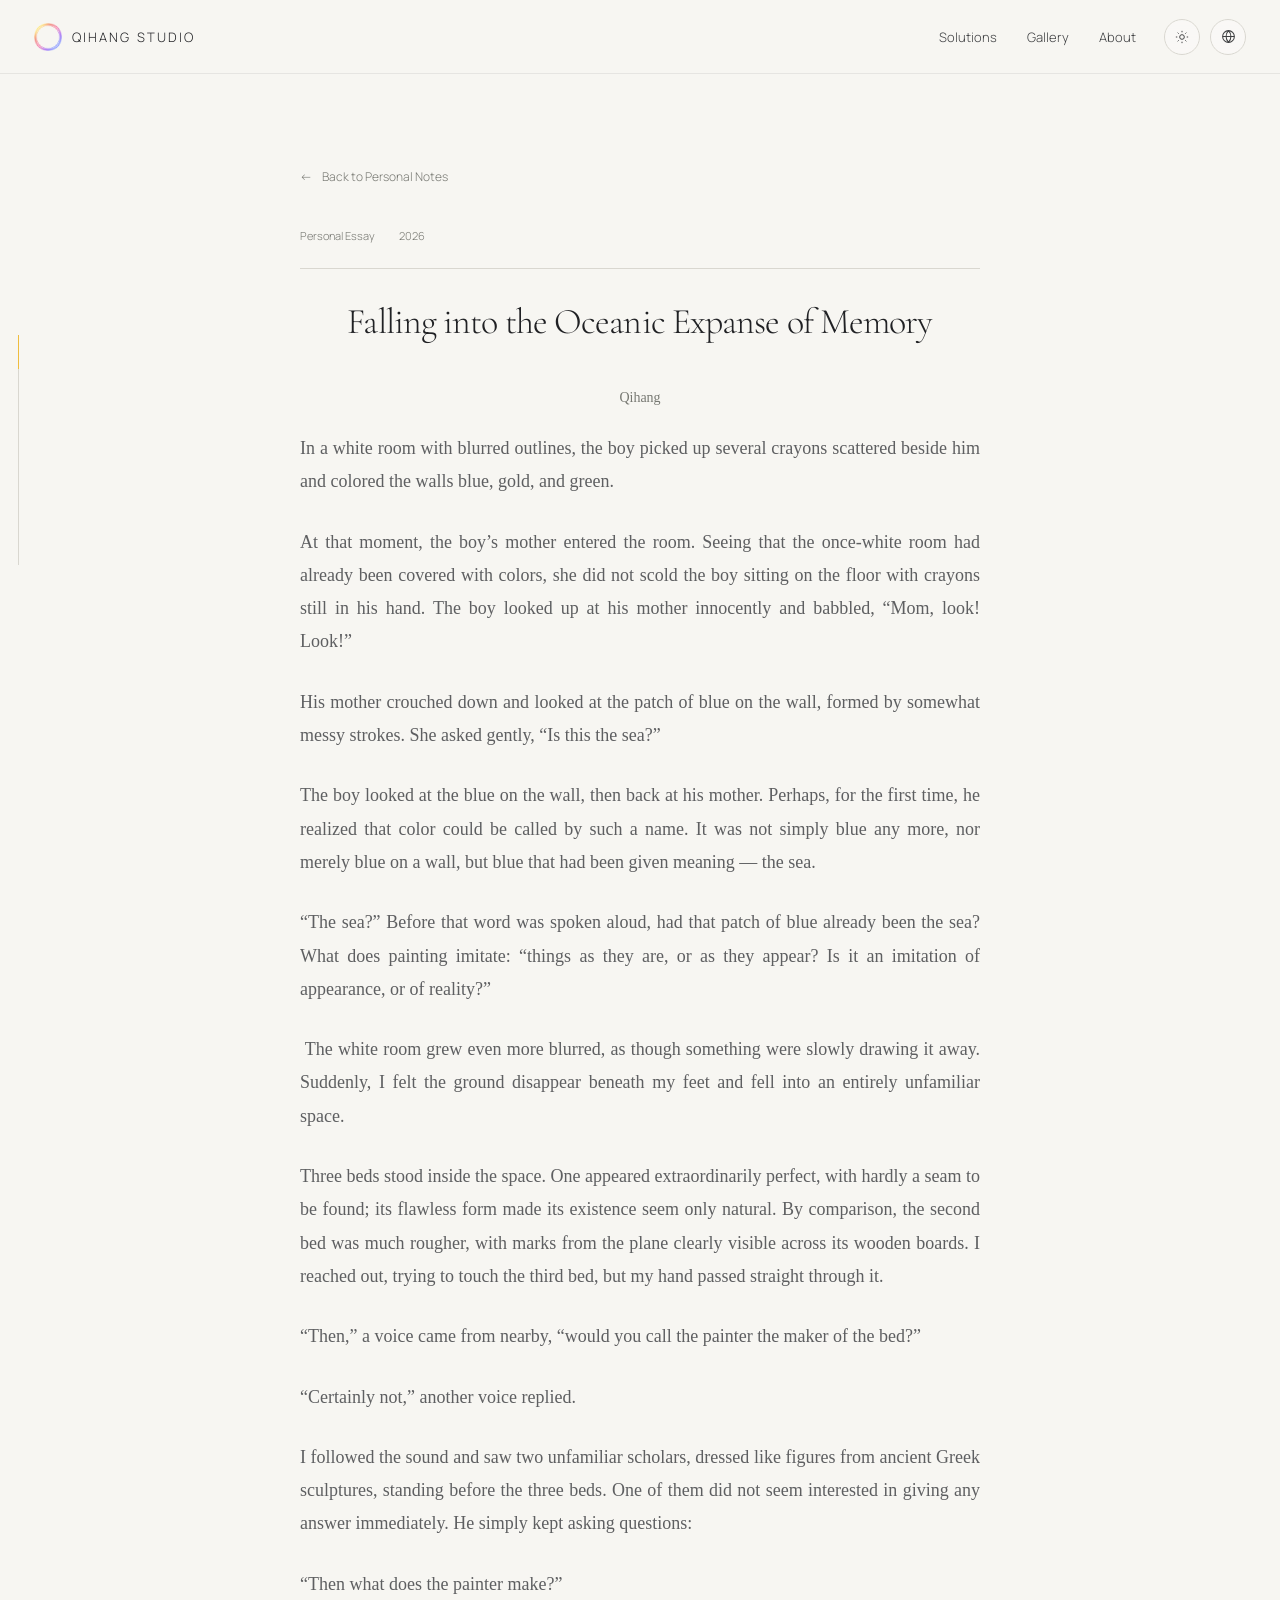
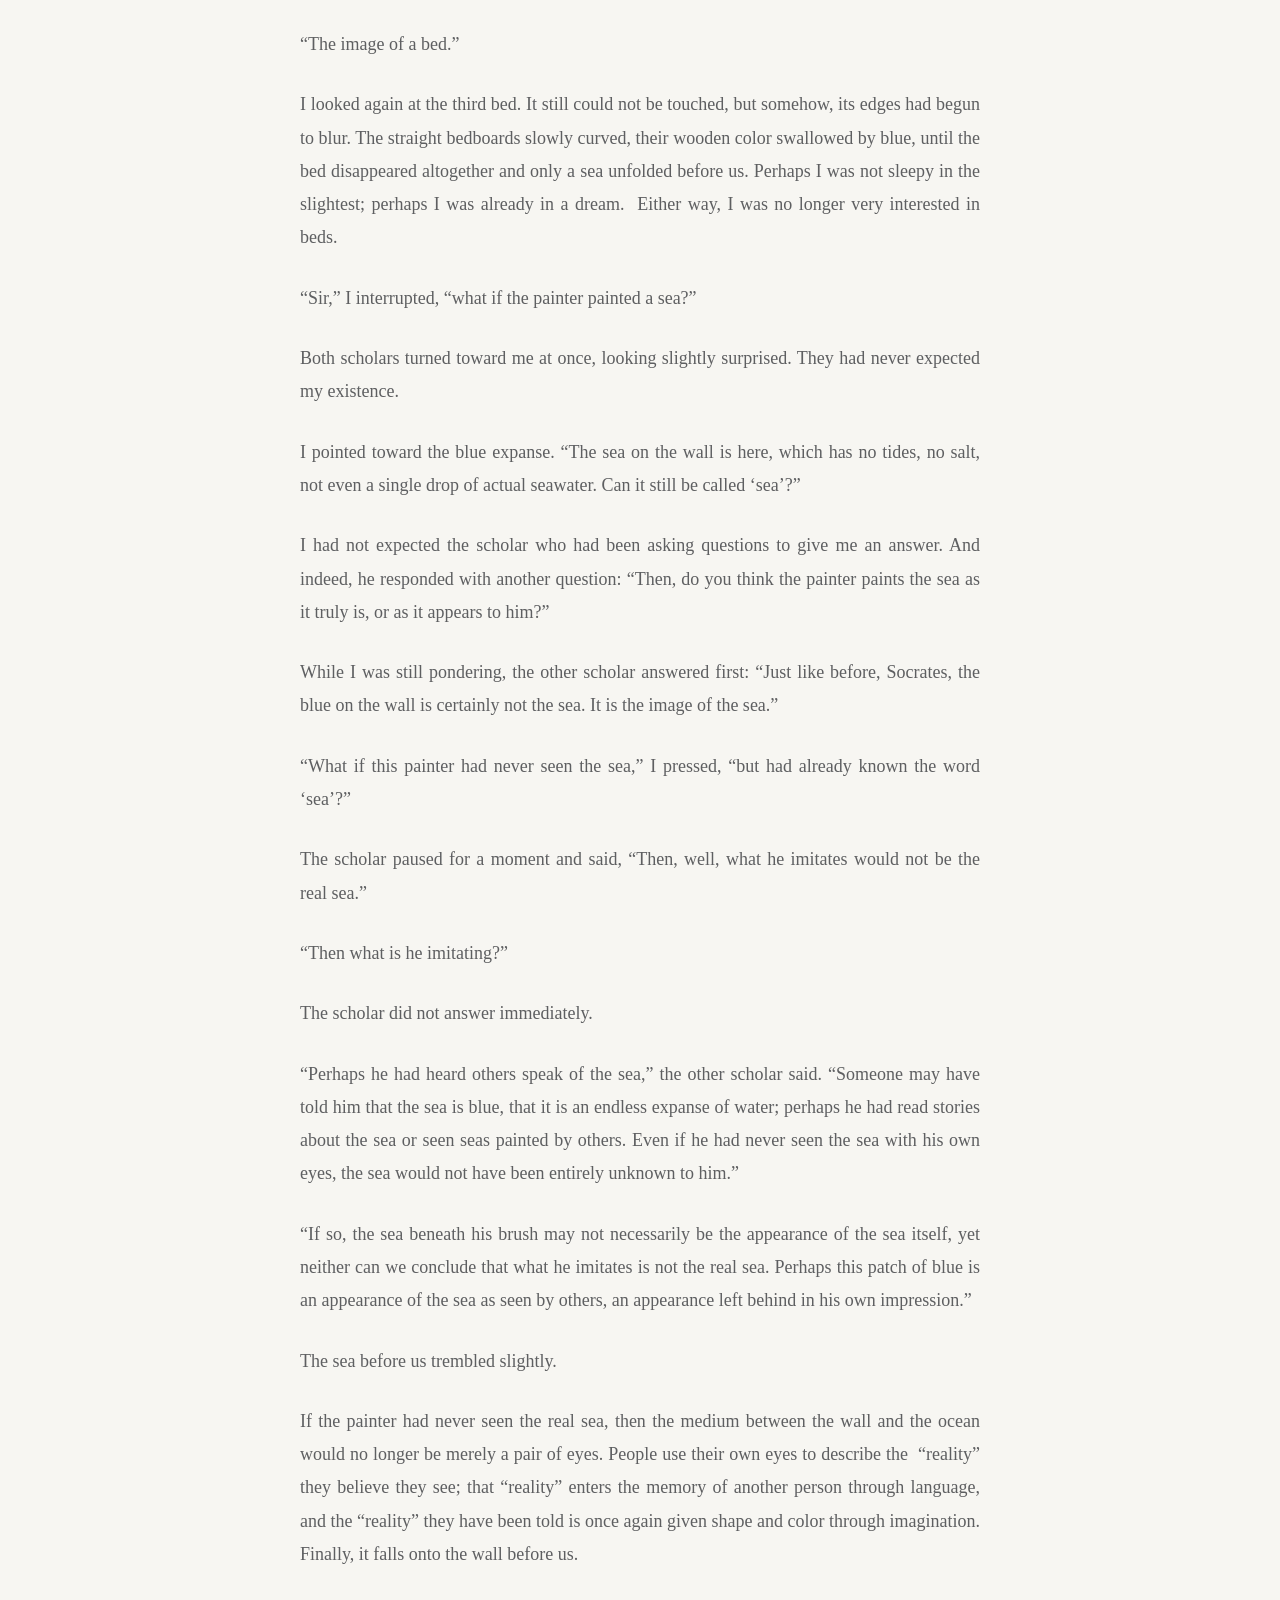
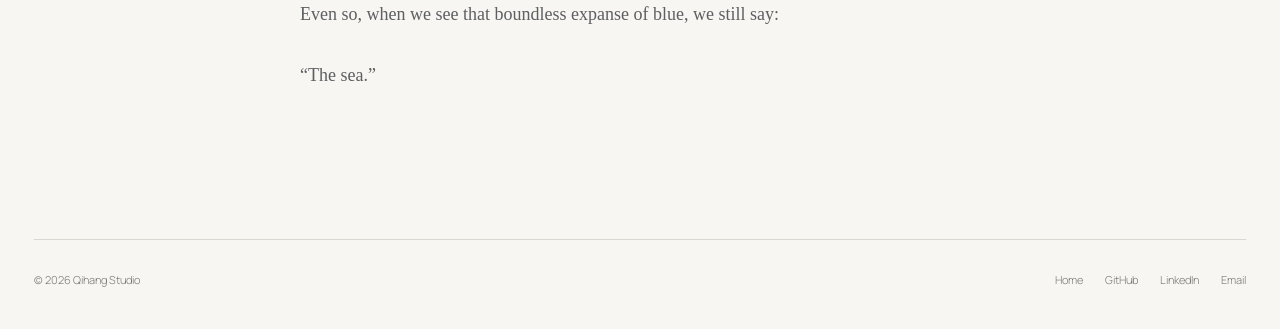
<file: frontend/notes/falling-into-the-oceanic-expanse-of-memory/index.html>
<!doctype html>
<html lang="en">
<head>
  <meta charset="utf-8" />
  <meta name="viewport" content="width=device-width, initial-scale=1" />
  <title>Falling into the Oceanic Expanse of Memory — Qihang Studio</title>
  <meta name="description" data-i18n-content="notes.subtitle" content="Essays, reflections, and fragments on art, perception, and the ways we understand the world." />
  <script src="../../assets/theme-init.js"></script>
  <link rel="preconnect" href="https://fonts.googleapis.com">
  <link rel="preconnect" href="https://fonts.gstatic.com" crossorigin>
  <link href="https://fonts.googleapis.com/css2?family=Cormorant+Garamond:ital,wght@0,300;0,400;1,300&family=Manrope:wght@300;400;500&family=Noto+Serif+TC:wght@400&display=swap" rel="stylesheet">
  <link rel="stylesheet" href="../../assets/site.css">
  <link rel="stylesheet" href="../../assets/notes.css">
  <link rel="icon" href="../../assets/brand/favicon.ico" sizes="any">
  <link rel="icon" type="image/png" sizes="32x32" href="../../assets/brand/favicon-32.png">
  <link rel="icon" type="image/png" sizes="16x16" href="../../assets/brand/favicon-16.png">
  <link rel="apple-touch-icon" sizes="180x180" href="../../assets/brand/apple-touch-icon.png">
</head>
<body class="notes-page">
  <div class="scroll-rail" id="scrollRail" aria-hidden="true"><div class="scroll-thumb"></div></div>
  <header class="site-header">
    <div class="header-inner">
      <a class="brand" href="../../index.html"><span class="brand-logo" aria-hidden="true"><img src="../../assets/brand/logo.png" alt="" width="28" height="28"><span class="logo-gradient-shift"></span></span><span>Qihang Studio</span></a>
      <div class="nav-wrap">
        <nav aria-label="Primary navigation" data-i18n-aria-label="nav.label">
          <a href="../../solutions/index.html" data-i18n="nav.solutions">Solutions</a>
          <a href="../../gallery/index.html" data-i18n="nav.gallery">Gallery</a>
          <a href="../../about/index.html" data-i18n="nav.about">About</a>
        </nav>
        <div class="appearance">
          <button
            class="appearance-button"
            id="themeButton"
            aria-label="Choose appearance"
            aria-expanded="false"
            aria-controls="themeMenu"
            aria-haspopup="true">
            <svg class="theme-icon-sun" viewBox="0 0 24 24" fill="none"
                 stroke="currentColor" stroke-width="1.45" aria-hidden="true">
              <circle cx="12" cy="12" r="3.5">
</circle>
              <path d="M12 2.8v2.1M12 19.1v2.1M2.8 12h2.1M19.1 12h2.1M5.5 5.5 7 7M17 17l1.5 1.5M18.5 5.5 17 7M7 17l-1.5 1.5">
</path>
            </svg>
            <svg class="theme-icon-moon" viewBox="0 0 24 24" fill="none"
                 stroke="currentColor" stroke-width="1.45" aria-hidden="true">
              <path d="M19.4 15.2A7.8 7.8 0 0 1 8.8 4.6 7.9 7.9 0 1 0 19.4 15.2Z">
</path>
            </svg>
          </button>
          <div class="appearance-menu" id="themeMenu">
            <div class="appearance-label" data-i18n="appearance.label">Appearance</div>
            <button class="theme-option" data-theme-choice="system">
              <span data-i18n="appearance.system">System</span>
<span>
</span>
            </button>
            <button class="theme-option" data-theme-choice="light">
              <span data-i18n="appearance.light">Light</span>
<span>
</span>
            </button>
            <button class="theme-option" data-theme-choice="dark">
              <span data-i18n="appearance.dark">Dark</span>
<span>
</span>
            </button>
          </div>
        </div>
        <div class="language">
          <button class="language-button" id="languageButton" aria-label="Choose language" data-i18n-aria-label="language.choose" aria-expanded="false">
            <svg viewBox="0 0 24 24" fill="none" stroke="currentColor" stroke-width="1.45" aria-hidden="true">
              <circle cx="12" cy="12" r="8.3">
</circle>
              <path d="M3.9 12h16.2M12 3.7c2.2 2.3 3.4 5.1 3.4 8.3S14.2 18 12 20.3C9.8 18 8.6 15.2 8.6 12S9.8 6 12 3.7Z">
</path>
            </svg>
          </button>
          <div class="language-menu" id="languageMenu">
            <div class="language-label" data-i18n="language.label">Language</div>
            <button class="language-option" data-lang="en" aria-pressed="true">
<span lang="en">English</span>
<span class="check" aria-hidden="true">✓</span>
</button>
            <button class="language-option" data-lang="zh" aria-pressed="false">
<span lang="zh-CN">中文简体</span>
<span class="check" aria-hidden="true">
</span>
</button>
            <button class="language-option" data-lang="zh-Hant" aria-pressed="false"><span lang="zh-Hant">中文繁體</span><span class="check" aria-hidden="true"></span></button>
            <button class="language-option" data-lang="ja" aria-pressed="false">
<span lang="ja">日本語</span>
<span class="check" aria-hidden="true">
</span>
</button>
            <button class="language-option" data-lang="fr" aria-pressed="false">
<span lang="fr">Français</span>
<span class="check" aria-hidden="true">
</span>
</button>
          </div>
        </div>
      </div>
    </div>
  </header>
  <nav class="mobile-page-nav" aria-label="Primary navigation" data-i18n-aria-label="nav.label"><a href="../../solutions/index.html" data-i18n="nav.solutions">Solutions</a><a href="../../gallery/index.html" data-i18n="nav.gallery">Gallery</a><a href="../../about/index.html" data-i18n="nav.about">About</a></nav>
<main class="notes-main reading-main" id="top">
  <a class="notes-back" href="../../about/index.html#personal-notes" data-i18n="notes.back">Back to Personal Notes</a>
  <article data-multilingual-essay hidden aria-labelledby="essay-title">
    <header class="article-heading">
      <div class="note-meta"><span data-i18n="notes.personal">Personal Essay</span><time datetime="2026">2026</time></div>
      <h1 id="essay-title"></h1>
    </header>
    <div class="essay-body"></div>
  </article>
  <noscript><p lang="en">Please enable JavaScript to select a reading language.</p><p lang="zh-CN">请启用 JavaScript 以选择阅读语言。</p><p lang="zh-Hant">請啟用 JavaScript 以選擇閱讀語言。</p><p lang="ja">読む言語を選ぶには JavaScript を有効にしてください。</p><p lang="fr">Veuillez activer JavaScript pour choisir la langue de lecture.</p></noscript>
</main>
  <div class="section">
    <footer>
      <span>© 2026 Qihang Studio</span>
      <div class="footer-links">
        <a href="../../index.html" data-i18n="notes.home">Home</a>
        <a href="https://github.com/QihangStudio"
          target="_blank"
          rel="noopener noreferrer">
          GitHub
        </a>
        <a href="#">LinkedIn</a>
        <a href="mailto:hello@example.com" data-i18n="footer.email">Email</a>
      </div>
    </footer>
  </div>
<template data-essay-language="en" data-essay-lang="en">
<h1>Falling into the Oceanic Expanse of Memory</h1>
<div class="essay-body" lang="en">
<p class="essay-byline">Qihang</p>
<p data-source-paragraph="4">In a white room with blurred outlines, the boy picked up several crayons scattered beside him and colored the walls blue, gold, and green.</p>
<p data-source-paragraph="5">At that moment, the boy’s mother entered the room. Seeing that the once-white room had already been covered with colors, she did not scold the boy sitting on the floor with crayons still in his hand. The boy looked up at his mother innocently and babbled, “Mom, look! Look!”</p>
<p data-source-paragraph="6">His mother crouched down and looked at the patch of blue on the wall, formed by somewhat messy strokes. She asked gently, “Is this the sea?”</p>
<p data-source-paragraph="7">The boy looked at the blue on the wall, then back at his mother. Perhaps, for the first time, he realized that color could be called by such a name. It was not simply blue any more, nor merely blue on a wall, but blue that had been given meaning — the sea.</p>
<p data-source-paragraph="8">“The sea?” Before that word was spoken aloud, had that patch of blue already been the sea? What does painting imitate: “things as they are, or as they appear? Is it an imitation of appearance, or of reality?”</p>
<p data-source-paragraph="9"> The white room grew even more blurred, as though something were slowly drawing it away. Suddenly, I felt the ground disappear beneath my feet and fell into an entirely unfamiliar space.</p>
<p data-source-paragraph="10">Three beds stood inside the space. One appeared extraordinarily perfect, with hardly a seam to be found; its flawless form made its existence seem only natural. By comparison, the second bed was much rougher, with marks from the plane clearly visible across its wooden boards. I reached out, trying to touch the third bed, but my hand passed straight through it.</p>
<p data-source-paragraph="11">“Then,” a voice came from nearby, “would you call the painter the maker of the bed?”</p>
<p data-source-paragraph="12">“Certainly not,” another voice replied.</p>
<p data-source-paragraph="13">I followed the sound and saw two unfamiliar scholars, dressed like figures from ancient Greek sculptures, standing before the three beds. One of them did not seem interested in giving any answer immediately. He simply kept asking questions:</p>
<p data-source-paragraph="14">“Then what does the painter make?”</p>
<p data-source-paragraph="15">“The image of a bed.”</p>
<p data-source-paragraph="16">I looked again at the third bed. It still could not be touched, but somehow, its edges had begun to blur. The straight bedboards slowly curved, their wooden color swallowed by blue, until the bed disappeared altogether and only a sea unfolded before us. Perhaps I was not sleepy in the slightest; perhaps I was already in a dream.  Either way, I was no longer very interested in beds.</p>
<p data-source-paragraph="17">“Sir,” I interrupted, “what if the painter painted a sea?”</p>
<p data-source-paragraph="18">Both scholars turned toward me at once, looking slightly surprised. They had never expected my existence.</p>
<p data-source-paragraph="19">I pointed toward the blue expanse. “The sea on the wall is here, which has no tides, no salt, not even a single drop of actual seawater. Can it still be called ‘sea’?”</p>
<p data-source-paragraph="20">I had not expected the scholar who had been asking questions to give me an answer. And indeed, he responded with another question: “Then, do you think the painter paints the sea as it truly is, or as it appears to him?”</p>
<p data-source-paragraph="21">While I was still pondering, the other scholar answered first: “Just like before, Socrates, the blue on the wall is certainly not the sea. It is the image of the sea.”</p>
<p data-source-paragraph="22">“What if this painter had never seen the sea,” I pressed, “but had already known the word ‘sea’?”</p>
<p data-source-paragraph="23">The scholar paused for a moment and said, “Then, well, what he imitates would not be the real sea.”</p>
<p data-source-paragraph="24">“Then what is he imitating?”</p>
<p data-source-paragraph="25">The scholar did not answer immediately.</p>
<p data-source-paragraph="26">“Perhaps he had heard others speak of the sea,” the other scholar said. “Someone may have told him that the sea is blue, that it is an endless expanse of water; perhaps he had read stories about the sea or seen seas painted by others. Even if he had never seen the sea with his own eyes, the sea would not have been entirely unknown to him.”</p>
<p data-source-paragraph="27">“If so, the sea beneath his brush may not necessarily be the appearance of the sea itself, yet neither can we conclude that what he imitates is not the real sea. Perhaps this patch of blue is an appearance of the sea as seen by others, an appearance left behind in his own impression.”</p>
<p data-source-paragraph="28">The sea before us trembled slightly.</p>
<p data-source-paragraph="29">If the painter had never seen the real sea, then the medium between the wall and the ocean would no longer be merely a pair of eyes. People use their own eyes to describe the  “reality” they believe they see; that “reality” enters the memory of another person through language, and the “reality” they have been told is once again given shape and color through imagination. Finally, it falls onto the wall before us.</p>
<p data-source-paragraph="30">Even so, when we see that boundless expanse of blue, we still say:</p>
<p data-source-paragraph="31">“The sea.”</p>
</div>
</template>
<template data-essay-language="zh" data-essay-lang="zh-CN">
<h1>坠入记忆的汪洋</h1>
<div class="essay-body" lang="zh-CN">
<p class="essay-byline">启航</p>
<p data-source-paragraph="3">模糊轮廓的洁白房间里，男孩拾起散落在身边的几根蜡笔，将墙壁染成了蓝色、金色与绿色。</p>
<p data-source-paragraph="4">这时，男孩的母亲走进了这个房间。看到原本洁白的房间已经被涂抹上色彩时，她却并没有责备那个正坐在地上，手中握着蜡笔的男孩。男孩天真地望向母亲，牙牙学语道：“妈妈，你看！你看！”</p>
<p data-source-paragraph="5">母亲蹲下身，看着墙壁上由略显杂乱的笔触构成的那片蓝色，她温柔地问道：“这是海？”</p>
<p data-source-paragraph="6">男孩看了看墙上的蓝色，然后又看向母亲。他也许第一次认识到颜色可以被这样称呼。不是单纯的蓝色，也不是墙壁上的蓝色，而是被赋予了意义的蓝色——海。</p>
<p data-source-paragraph="7">“海？”当这个字被说出口前，那片蓝色便已经是海了吗？绘画所模仿的事物，究竟是“它们本来的样子，还是它们呈现出的样子？是模仿表象，还是模仿真实？”</p>
<p data-source-paragraph="8">白色的房间变得更加模糊，仿佛有什么正将它一点点抽离。我顿感脚下一空，跌入了另一个完全陌生的空间。</p>
<p data-source-paragraph="9">空间内摆放着三张床。其中一张看起来异常完美，几乎找不到任何接缝，完美外形使它的存在变得理所当然。相比之下，第二张床便粗糙许多，刨削的痕迹在木质的床板上清晰可见。我伸出手，想触碰第三张床，手掌却直接穿了过去。</p>
<p data-source-paragraph="10">“那么，”声音从近处传来，“你会称画家为床的制造者吗？”</p>
<p data-source-paragraph="11">“当然不会。”另一个声音说道。</p>
<p data-source-paragraph="12">我循着声音望去，两个着装如同古希腊雕像的陌生学者正站在三张床前。其中一位似乎并不打算立刻给出任何答案。他不断发问：</p>
<p data-source-paragraph="13">“那么画家制造了什么？”</p>
<p data-source-paragraph="14">“床的形象。”</p>
<p data-source-paragraph="15">我再次看向第三张床。它仍然无法被触碰，可它的边缘却不知何时开始变得模糊。笔直的床板缓缓弯曲，木质的颜色被蓝色吞没，直到那张床彻底消失，只剩下一片海展开在我们面前。也许是我没有丝毫困意，也许是已经身处梦境之中。不论哪种情况，我现在对床没有那么感兴趣。</p>
<p data-source-paragraph="16">“先生，”我插话道，“如果画家画了一片海呢？”</p>
<p data-source-paragraph="17">两人同时转头看向我，带着些许的惊讶，他们从来没有意料到我的出现。</p>
<p data-source-paragraph="18">“喏，真正的海在那里。”我指向那片蓝色，“画布上的海在这里。没有潮汐，没有盐分，没有一滴真正的海水，它能被称作‘海’吗？”</p>
<p data-source-paragraph="19">我并没有期望方才一直提问的学者会给我一个答案。的确如此，学者发问：“那么，你认为画家笔下的是海本来的样子，还是海呈现给他的样子？”</p>
<p data-source-paragraph="20">我还在思索时，刚才另一位学者先一步回答道：“和刚才一样，苏格拉底，墙上的蓝色当然不是海，是海的形象。”</p>
<p data-source-paragraph="21">“倘若这位画家从未见过海，”我追问道，“却早已知晓‘海’这个字了呢？”</p>
<p data-source-paragraph="22">学者稍作停顿，说道：“那么，嗯，他所模仿的便不是真实的海。”</p>
<p data-source-paragraph="23">“那他模仿的是什么？”</p>
<p data-source-paragraph="24">学者没有立刻回答。</p>
<p data-source-paragraph="25">“他也许听别人说起过海，”另一位学者说道，“有人说海是蓝色的，是一望无际的水；他也许读过关于海的故事，看过他人画作下的海。即便从未亲眼见过海，他也并非对海一无所知。”</p>
<p data-source-paragraph="26">“如是，他画笔下的海并不一定是海的表象，但是我们也不能断言他模仿的并不是真正的海。也许这片蓝色是他人对于海的表象，在他的印象中留下的表象。”</p>
<p data-source-paragraph="27">眼前的海微微晃动了一下。</p>
<p data-source-paragraph="28">倘若画家从未见过真实的海，那么画布与海洋间的媒介便不只是一双眼睛。人们通过自己的双眼描述着自己认为的“真实”；这份“真实”通过语言进入另一个人的记忆，又在想象中重新被渲染上形状与颜色。最终，落在了我们面前的画布上。</p>
<p data-source-paragraph="29">即便如此，当看见那一片无垠的蓝色时，我们依然会说：</p>
<p data-source-paragraph="30">“海。”</p>
</div>
</template>
<template data-essay-language="zh-Hant" data-essay-lang="zh-Hant">
<h1>墜入記憶的汪洋</h1>
<div class="essay-body" lang="zh-Hant">
<p class="essay-byline">啟航</p>
<p data-source-paragraph="3">模糊輪廓的潔白房間里，男孩拾起散落在身邊的幾根蠟筆，將牆壁染成了藍色、金色與綠色。</p>
<p data-source-paragraph="4">這時，男孩的母親走進了這個房間。看到原本潔白的房間已經被塗抹上色彩時，她卻並沒有責備那個正坐在地上，手中握著蠟筆的男孩。男孩天真地望向母親，牙牙學語道：“媽媽，你看！你看！”</p>
<p data-source-paragraph="5">母親蹲下身，看著牆壁上由略顯雜亂的筆觸構成的那片藍色，她溫柔地問道：“這是海？”</p>
<p data-source-paragraph="6">男孩看了看牆上的藍色，然後又看向母親。他也許第一次認識到顏色可以被這樣稱呼。不是單純的藍色，也不是牆壁上的藍色，而是被賦予了意義的藍色——海。</p>
<p data-source-paragraph="7">“海？”當這個字被說出口前，那片藍色便已經是海了嗎？繪畫所模仿的事物，究竟是“它們本來的樣子，還是它們呈現出的樣子？是模仿表象，還是模仿真實？”</p>
<p data-source-paragraph="8">白色的房間變得更加模糊，彷彿有什麼正將它一點點抽離。我頓感腳下一空，跌入了另一個完全陌生的空間。</p>
<p data-source-paragraph="9">空間內擺放著三張床。其中一張看起來異常完美，幾乎找不到任何接縫，完美外形使它的存在變得理所當然。相比之下，第二張床便粗糙許多，刨削的痕跡在木質的床板上清晰可見。我伸出手，想觸碰第三張床，手掌卻直接穿了過去。</p>
<p data-source-paragraph="10">“那麼，”聲音從近處傳來，“你會稱畫家為床的製造者嗎？”</p>
<p data-source-paragraph="11">“當然不會。”另一個聲音說道。</p>
<p data-source-paragraph="12">我循著聲音望去，兩個著裝如同古希臘雕像的陌生學者正站在三張床前。其中一位似乎並不打算立刻給出任何答案。他不斷發問：</p>
<p data-source-paragraph="13">“那麼畫家製造了什麼？”</p>
<p data-source-paragraph="14">“床的形象。”</p>
<p data-source-paragraph="15">我再次看向第三張床。它仍然無法被觸碰，可它的邊緣卻不知何時開始變得模糊。筆直的床板緩緩彎曲，木質的顏色被藍色吞沒，直到那張床徹底消失，只剩下一片海展開在我們面前。也許是我沒有絲毫困意，也許是已經身處夢境之中。不論哪種情況，我現在對床沒有那麼感興趣。</p>
<p data-source-paragraph="16">“先生，”我插話道，“如果畫家畫了一片海呢？”</p>
<p data-source-paragraph="17">兩人同時轉頭看向我，帶著些許的驚訝，他們從來沒有意料到我的出現。</p>
<p data-source-paragraph="18">“喏，真正的海在那裡。”我指向那片藍色，“畫布上的海在這裡。沒有潮汐，沒有鹽分，沒有一滴真正的海水，它能被稱作‘海’嗎？”</p>
<p data-source-paragraph="19">我並沒有期望方才一直提問的學者會給我一個答案。的確如此，學者發問：“那麼，你認為畫家筆下的是海本來的樣子，還是海呈現給他的樣子？”</p>
<p data-source-paragraph="20">我還在思索時，剛才另一位學者先一步回答道：“和剛才一樣，蘇格拉底，牆上的藍色當然不是海，是海的形象。”</p>
<p data-source-paragraph="21">“倘若這位畫家從未見過海，”我追問道，“卻早已知曉‘海’這個字了呢？”</p>
<p data-source-paragraph="22">學者稍作停頓，說道：“那麼，嗯，他所模仿的便不是真實的海。”</p>
<p data-source-paragraph="23">“那他模仿的是什麼？”</p>
<p data-source-paragraph="24">學者沒有立刻回答。</p>
<p data-source-paragraph="25">“他也許聽別人說起過海，”另一位學者說道，“有人說海是藍色的，是一望無際的水；他也許讀過關於海的故事，看過他人畫作下的海。即便從未親眼見過海，他也並非對海一無所知。”</p>
<p data-source-paragraph="26">“如是，他畫筆下的海並不一定是海的表象，但是我們也不能斷言他模仿的並不是真正的海。也許這片藍色是他人對於海的表象，在他的印象中留下的表象。”</p>
<p data-source-paragraph="27">眼前的海微微晃動了一下。</p>
<p data-source-paragraph="28">倘若畫家從未見過真實的海，那麼畫布與海洋間的媒介便不只是一雙眼睛。人們通過自己的雙眼描述著自己認為的“真實”；這份“真實”通過語言進入另一個人的記憶，又在想象中重新被渲染上形狀與顏色。最終，落在了我們面前的畫布上。</p>
<p data-source-paragraph="29">即便如此，當看見那一片無垠的藍色時，我們依然會說：</p>
<p data-source-paragraph="30">“海。”</p>
</div>
</template>
<template data-essay-language="ja" data-essay-lang="ja">
<h1>記憶の大海へ落ちて</h1>
<div class="essay-body" lang="ja">
<p class="essay-byline">啓航</p>
<p data-source-paragraph="4">輪郭のぼやけた白い部屋で、男の子はそばに散らばるクレヨンを何本か拾い、壁を青と金と緑に染めた。</p>
<p data-source-paragraph="5">そのとき、男の子の母親が部屋に入ってきた。もとは白かった部屋が、もう色で覆われているのを見ても、彼女は床に座ってまだクレヨンを握っている男の子を叱らなかった。男の子は無邪気に母親を見上げ、たどたどしく言った。「ママ、見て！見て！」</p>
<p data-source-paragraph="6">母親はしゃがみ込み、少し乱れた筆触がつくる壁の青を眺めた。そして、やさしく尋ねた。「これは海？」</p>
<p data-source-paragraph="7">男の子は壁の青を見て、それからまた母親を見た。色がそのような名前で呼べるのだと、おそらく初めて知ったのだろう。それは、もはやただの青でも、壁にあるだけの青でもなく、意味を与えられた青――海だった。</p>
<p data-source-paragraph="8">「海？」その言葉が声になる前から、あの青はすでに海だったのだろうか。絵画が模倣するのは、「もののあるがままの姿か、それとも見える姿か。見かけの模倣なのか、それとも実在の模倣なのか」。</p>
<p data-source-paragraph="9">白い部屋はさらにぼやけ、何かが少しずつそれを引き離しているようだった。不意に足もとの地面がなくなり、私はまったく見知らぬ空間へ落ちていった。</p>
<p data-source-paragraph="10">そこには三つの寝台が置かれていた。一つは、継ぎ目がほとんど見つからないほどに完璧だった。その欠けるところのない形は、それが存在することを、ごく当然に思わせた。それに比べて、二つ目はずっと粗く、木の板には鉋の跡がはっきり残っていた。三つ目の寝台に触れようと手を伸ばすと、手のひらはそのまますり抜けた。</p>
<p data-source-paragraph="11">「では」と、近くから声がした。「画家を、寝台をつくる者と呼ぶだろうか？」</p>
<p data-source-paragraph="12">「もちろん、呼びません」と、別の声が答えた。</p>
<p data-source-paragraph="13">声の方を見ると、古代ギリシアの彫像のような衣をまとった、見知らぬ二人の学者が、三つの寝台の前に立っていた。一人は、すぐに何かの答えを与える気はなさそうだった。ただ、問い続けていた。</p>
<p data-source-paragraph="14">「では、画家は何をつくるのか？」</p>
<p data-source-paragraph="15">「寝台の像です。」</p>
<p data-source-paragraph="16">もう一度、三つ目の寝台を見た。やはり触れることはできなかったが、その縁が、いつの間にかぼやけ始めていた。まっすぐな板がゆっくりと曲がり、木の色が青に呑み込まれ、やがて寝台はすっかり消えた。あとには、一面の海だけが私たちの前に広がっていた。まったく眠くなかったからかもしれない。もう夢の中にいたからかもしれない。どちらにしても、いまは寝台にそれほど興味がなかった。</p>
<p data-source-paragraph="17">「先生」と、私は口を挟んだ。「画家が海を描いたら、どうでしょう？」</p>
<p data-source-paragraph="18">二人の学者は同時に振り向き、少し驚いた顔をした。私がいることなど、まるで予想していなかったのだ。</p>
<p data-source-paragraph="19">私は青い広がりを指さした。「壁の海はここにあります。潮の満ち引きも、塩分も、本物の海水の一滴さえありません。それでも『海』と呼べるのでしょうか？」</p>
<p data-source-paragraph="20">先ほどから問い続けていた学者が、答えをくれるとは思っていなかった。果たして、彼は別の問いで応じた。「では、画家が描くのは、海の本当の姿だと思うか。それとも、彼に見える海の姿だと思うか？」</p>
<p data-source-paragraph="21">私がまだ考えているうちに、もう一人の学者が先に答えた。「先ほどと同じです、ソクラテス。壁の青は、もちろん海ではありません。海の像です。」</p>
<p data-source-paragraph="22">「もしその画家が、一度も海を見たことがなく」と、私はさらに尋ねた。「それでも『海』という言葉を、すでに知っていたとしたら？」</p>
<p data-source-paragraph="23">学者は少し間を置いて言った。「それなら、そうですね、彼が模倣しているのは、本当の海ではないことになります。」</p>
<p data-source-paragraph="24">「では、何を模倣しているのでしょう？」</p>
<p data-source-paragraph="25">学者はすぐには答えなかった。</p>
<p data-source-paragraph="26">「ほかの人が海について話すのを、聞いたことがあったのかもしれない」と、もう一人の学者が言った。「海は青く、果てしなく広がる水だと、誰かに教わったのかもしれない。海の物語を読んだり、ほかの人が描いた海を見たりしたのかもしれない。自分の目で海を見たことがなくても、海について何も知らなかったわけではないだろう。」</p>
<p data-source-paragraph="27">「そうであれば、彼の筆のもとにある海は、必ずしも海そのものの見かけではないかもしれない。それでも、彼が模倣するのは本当の海ではない、と結論づけることもできない。あの青は、ほかの人の目に映った海の見かけが、彼自身の印象の中に残した、もう一つの見かけなのかもしれない。」</p>
<p data-source-paragraph="28">目の前の海が、かすかに揺れた。</p>
<p data-source-paragraph="29">もし画家が本物の海を見たことがなければ、壁と海とのあいだにある媒介は、もはや一対の目だけではない。人は自分の目で、そこに見ていると信じる「現実」を語る。その「現実」は、言葉を通って別の人の記憶へ入り、伝えられた「現実」は、想像の中で再び形と色を与えられる。そして、ついに私たちの前の壁へ落ち着くのだ。</p>
<p data-source-paragraph="30">それでも、果てのないあの青を見ると、私たちはやはりこう言う。</p>
<p data-source-paragraph="31">「海。」</p>
</div>
</template>
<template data-essay-language="fr" data-essay-lang="fr">
<h1>Tomber dans l’immensité océanique de la mémoire</h1>
<div class="essay-body" lang="fr">
<p class="essay-byline">Qihang</p>
<p data-source-paragraph="4">Dans une pièce blanche aux contours flous, le petit garçon ramassa quelques crayons éparpillés près de lui et colora les murs de bleu, d’or et de vert.</p>
<p data-source-paragraph="5">À cet instant, sa mère entra dans la pièce. Voyant les murs autrefois blancs déjà couverts de couleurs, elle ne gronda pas le garçon assis par terre, les crayons encore à la main. Il leva vers elle un regard innocent et balbutia : « Maman, regarde ! Regarde ! »</p>
<p data-source-paragraph="6">Sa mère s’accroupit et contempla la tache bleue sur le mur, faite de traits un peu désordonnés. Elle demanda doucement : « C’est la mer ? »</p>
<p data-source-paragraph="7">Le garçon regarda le bleu sur le mur, puis sa mère. Peut-être comprit-il pour la première fois qu’une couleur pouvait porter un tel nom. Ce n’était plus simplement du bleu, ni seulement du bleu sur un mur, mais un bleu auquel on avait donné un sens : la mer.</p>
<p data-source-paragraph="8">« La mer ? » Avant que ce mot soit prononcé, cette tache bleue était-elle déjà la mer ? Qu’imite la peinture : « les choses telles qu’elles sont, ou telles qu’elles apparaissent ? Est-ce une imitation de l’apparence, ou de la réalité ? »</p>
<p data-source-paragraph="9">La pièce blanche devint encore plus floue, comme si quelque chose l’éloignait lentement. Soudain, je sentis le sol se dérober sous mes pieds et tombai dans un espace entièrement inconnu.</p>
<p data-source-paragraph="10">Trois lits s’y trouvaient. L’un paraissait extraordinairement parfait, presque sans le moindre raccord ; sa forme irréprochable rendait son existence comme évidente. Le deuxième était, en comparaison, bien plus grossier : les traces du rabot restaient nettement visibles sur ses planches de bois. Je tendis la main pour toucher le troisième, mais ma paume le traversa.</p>
<p data-source-paragraph="11">« Alors, dit une voix toute proche, appellerais-tu le peintre le fabricant du lit ? »</p>
<p data-source-paragraph="12">« Certainement pas », répondit une autre voix.</p>
<p data-source-paragraph="13">Je me tournai vers les voix et vis deux savants inconnus, vêtus comme des figures de sculptures grecques antiques, debout devant les trois lits. L’un d’eux ne semblait pas pressé de donner la moindre réponse. Il ne cessait de poser des questions :</p>
<p data-source-paragraph="14">« Alors, que fabrique le peintre ? »</p>
<p data-source-paragraph="15">« L’image d’un lit. »</p>
<p data-source-paragraph="16">Je regardai de nouveau le troisième lit. On ne pouvait toujours pas le toucher, mais ses bords avaient, je ne sais quand, commencé à se brouiller. Les planches droites se courbèrent lentement, leur couleur de bois fut engloutie par le bleu, jusqu’à ce que le lit disparaisse tout à fait et qu’une mer seule se déploie devant nous. Peut-être n’avais-je pas le moindre sommeil ; peut-être étais-je déjà dans un rêve. Quoi qu’il en soit, les lits ne m’intéressaient plus beaucoup.</p>
<p data-source-paragraph="17">« Monsieur, interrompis-je, et si le peintre peignait une mer ? »</p>
<p data-source-paragraph="18">Les deux savants se tournèrent vers moi en même temps, un peu surpris. Ils ne s’étaient jamais attendus à ma présence.</p>
<p data-source-paragraph="19">Je désignai l’étendue bleue. « La mer sur le mur est ici. Elle n’a ni marées, ni sel, pas même une seule goutte d’eau de mer véritable. Peut-on encore l’appeler “mer” ? »</p>
<p data-source-paragraph="20">Je ne m’attendais pas à ce que le savant qui ne cessait de poser des questions me donne une réponse. Et, en effet, il me répondit par une nouvelle question : « Alors, penses-tu que le peintre peint la mer telle qu’elle est réellement, ou telle qu’elle lui apparaît ? »</p>
<p data-source-paragraph="21">Tandis que je réfléchissais encore, l’autre savant répondit le premier : « Comme tout à l’heure, Socrate, le bleu sur le mur n’est certainement pas la mer. C’est l’image de la mer. »</p>
<p data-source-paragraph="22">« Et si ce peintre n’avait jamais vu la mer, insistai-je, mais connaissait déjà le mot “mer” ? »</p>
<p data-source-paragraph="23">Le savant marqua une pause et dit : « Alors, eh bien, ce qu’il imite ne serait pas la vraie mer. »</p>
<p data-source-paragraph="24">« Qu’imite-t-il, alors ? »</p>
<p data-source-paragraph="25">Le savant ne répondit pas tout de suite.</p>
<p data-source-paragraph="26">« Peut-être avait-il entendu d’autres personnes parler de la mer, dit l’autre savant. Quelqu’un lui avait peut-être raconté que la mer est bleue, que c’est une étendue d’eau sans fin ; peut-être avait-il lu des histoires sur la mer ou vu des mers peintes par d’autres. Même sans avoir jamais vu la mer de ses propres yeux, il n’en aurait pas tout ignoré. »</p>
<p data-source-paragraph="27">« S’il en est ainsi, la mer sous son pinceau n’est pas nécessairement l’apparence de la mer elle-même, et pourtant nous ne pouvons pas non plus conclure que ce qu’il imite n’est pas la vraie mer. Peut-être cette tache bleue est-elle une apparence de la mer vue par d’autres, une apparence laissée dans sa propre impression. »</p>
<p data-source-paragraph="28">La mer devant nous frémit légèrement.</p>
<p data-source-paragraph="29">Si le peintre n’avait jamais vu la vraie mer, alors le médium entre le mur et l’océan ne serait plus une simple paire d’yeux. Les gens décrivent, à travers leurs propres yeux, la « réalité » qu’ils croient voir ; cette « réalité » entre par le langage dans la mémoire d’une autre personne, et la « réalité » qu’on lui a racontée reçoit à nouveau forme et couleur dans l’imagination. Enfin, elle se pose sur le mur devant nous.</p>
<p data-source-paragraph="30">Et pourtant, quand nous voyons cette immensité bleue, nous disons encore :</p>
<p data-source-paragraph="31">« La mer. »</p>
</div>
</template>
  <script src="../../assets/notes.js"></script>
  <script src="../../assets/site.js"></script>
</body>
</html>
</file>
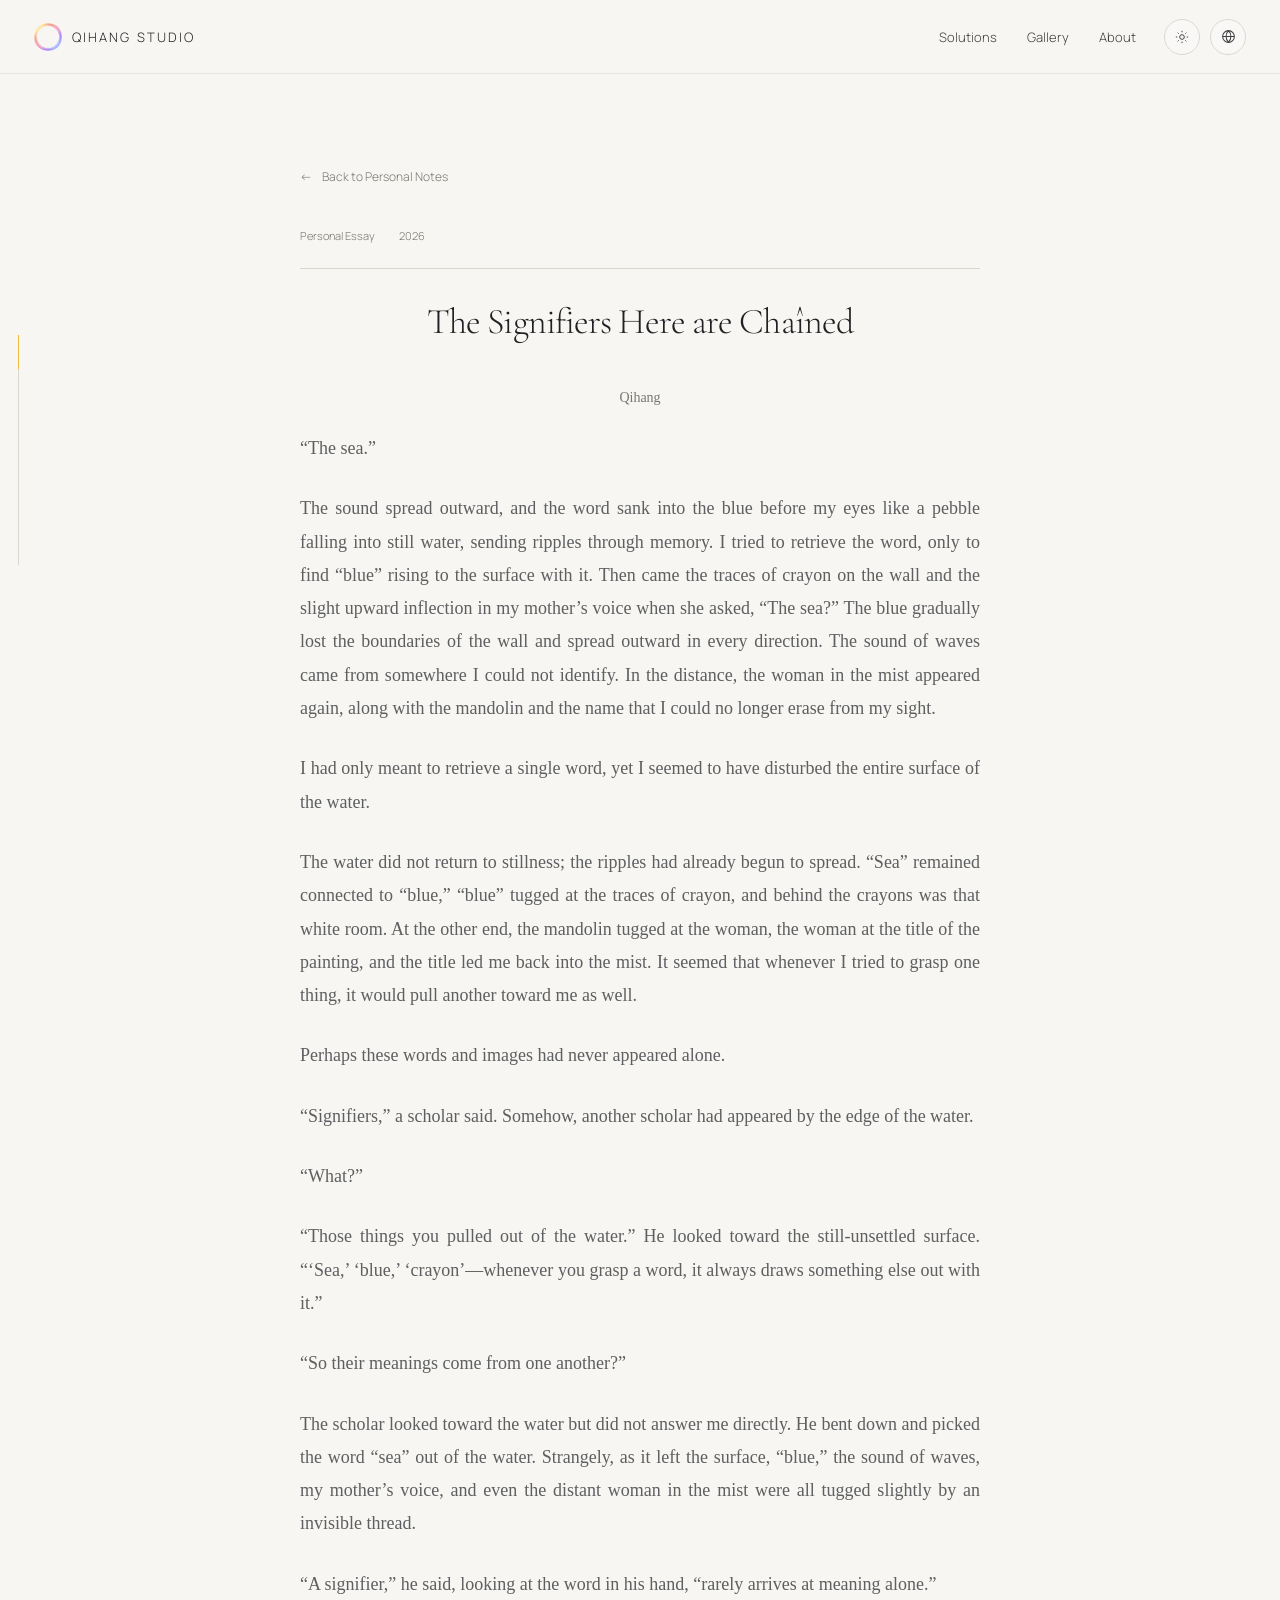
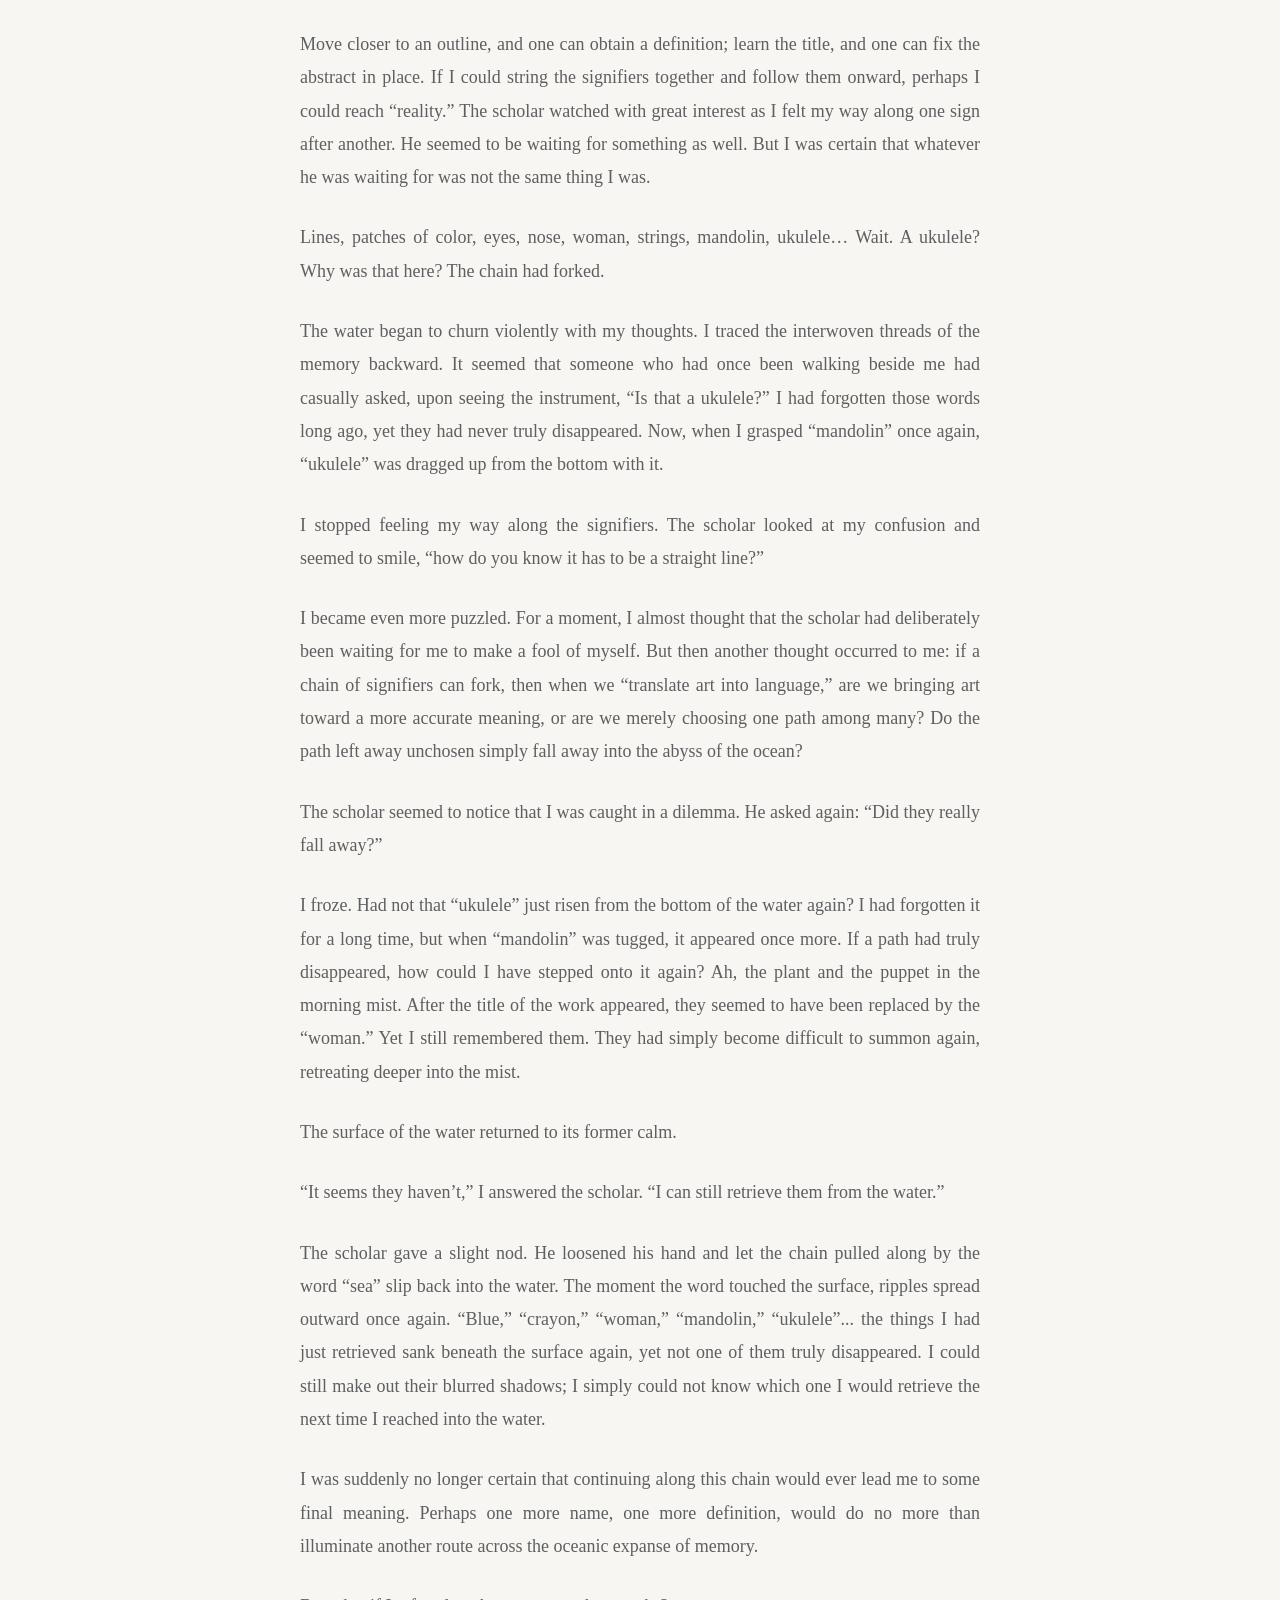
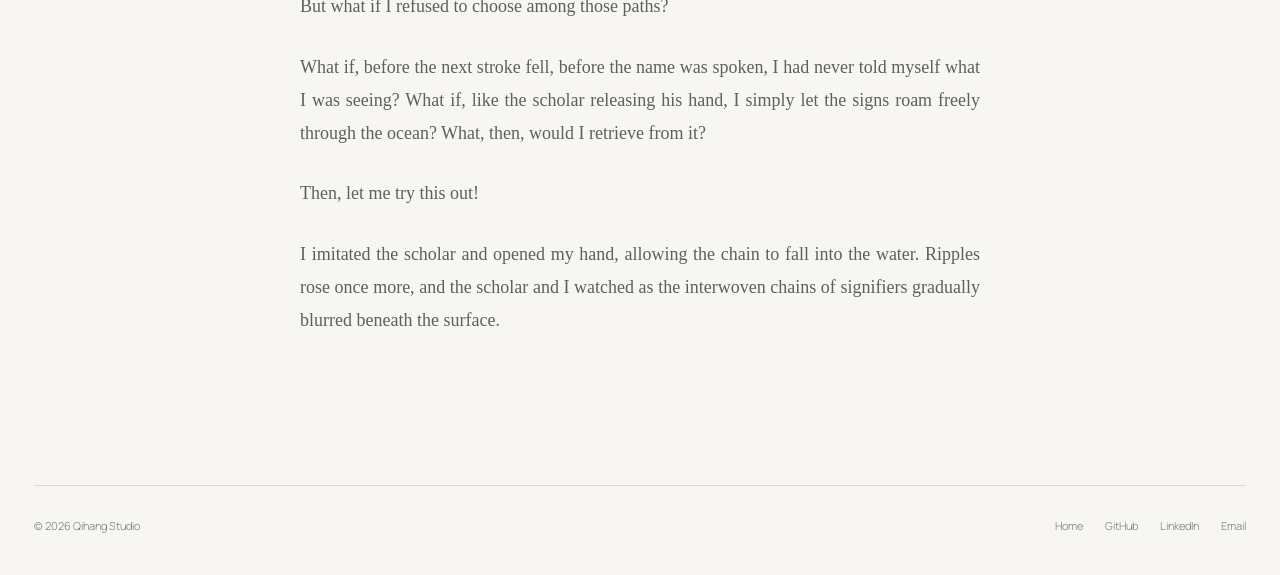
<file: frontend/notes/the-signifiers-here-are-chained/index.html>
<!doctype html>
<html lang="en">
<head>
  <meta charset="utf-8" />
  <meta name="viewport" content="width=device-width, initial-scale=1" />
  <title>The Signifiers Here are Chaîned — Qihang Studio</title>
  <meta name="description" data-i18n-content="notes.subtitle" content="Essays, reflections, and fragments on art, perception, and the ways we understand the world." />
  <script src="../../assets/theme-init.js"></script>
  <link rel="preconnect" href="https://fonts.googleapis.com">
  <link rel="preconnect" href="https://fonts.gstatic.com" crossorigin>
  <link href="https://fonts.googleapis.com/css2?family=Cormorant+Garamond:ital,wght@0,300;0,400;1,300&family=Manrope:wght@300;400;500&family=Noto+Serif+TC:wght@400&display=swap" rel="stylesheet">
  <link rel="stylesheet" href="../../assets/site.css">
  <link rel="stylesheet" href="../../assets/notes.css">
  <link rel="icon" href="../../assets/brand/favicon.ico" sizes="any">
  <link rel="icon" type="image/png" sizes="32x32" href="../../assets/brand/favicon-32.png">
  <link rel="icon" type="image/png" sizes="16x16" href="../../assets/brand/favicon-16.png">
  <link rel="apple-touch-icon" sizes="180x180" href="../../assets/brand/apple-touch-icon.png">
</head>
<body class="notes-page">
  <div class="scroll-rail" id="scrollRail" aria-hidden="true"><div class="scroll-thumb"></div></div>
  <header class="site-header">
    <div class="header-inner">
      <a class="brand" href="../../index.html"><span class="brand-logo" aria-hidden="true"><img src="../../assets/brand/logo.png" alt="" width="28" height="28"><span class="logo-gradient-shift"></span></span><span>Qihang Studio</span></a>
      <div class="nav-wrap">
        <nav aria-label="Primary navigation" data-i18n-aria-label="nav.label">
          <a href="../../solutions/index.html" data-i18n="nav.solutions">Solutions</a>
          <a href="../../gallery/index.html" data-i18n="nav.gallery">Gallery</a>
          <a href="../../about/index.html" data-i18n="nav.about">About</a>
        </nav>
        <div class="appearance">
          <button
            class="appearance-button"
            id="themeButton"
            aria-label="Choose appearance"
            aria-expanded="false"
            aria-controls="themeMenu"
            aria-haspopup="true">
            <svg class="theme-icon-sun" viewBox="0 0 24 24" fill="none"
                 stroke="currentColor" stroke-width="1.45" aria-hidden="true">
              <circle cx="12" cy="12" r="3.5">
</circle>
              <path d="M12 2.8v2.1M12 19.1v2.1M2.8 12h2.1M19.1 12h2.1M5.5 5.5 7 7M17 17l1.5 1.5M18.5 5.5 17 7M7 17l-1.5 1.5">
</path>
            </svg>
            <svg class="theme-icon-moon" viewBox="0 0 24 24" fill="none"
                 stroke="currentColor" stroke-width="1.45" aria-hidden="true">
              <path d="M19.4 15.2A7.8 7.8 0 0 1 8.8 4.6 7.9 7.9 0 1 0 19.4 15.2Z">
</path>
            </svg>
          </button>
          <div class="appearance-menu" id="themeMenu">
            <div class="appearance-label" data-i18n="appearance.label">Appearance</div>
            <button class="theme-option" data-theme-choice="system">
              <span data-i18n="appearance.system">System</span>
<span>
</span>
            </button>
            <button class="theme-option" data-theme-choice="light">
              <span data-i18n="appearance.light">Light</span>
<span>
</span>
            </button>
            <button class="theme-option" data-theme-choice="dark">
              <span data-i18n="appearance.dark">Dark</span>
<span>
</span>
            </button>
          </div>
        </div>
        <div class="language">
          <button class="language-button" id="languageButton" aria-label="Choose language" data-i18n-aria-label="language.choose" aria-expanded="false">
            <svg viewBox="0 0 24 24" fill="none" stroke="currentColor" stroke-width="1.45" aria-hidden="true">
              <circle cx="12" cy="12" r="8.3">
</circle>
              <path d="M3.9 12h16.2M12 3.7c2.2 2.3 3.4 5.1 3.4 8.3S14.2 18 12 20.3C9.8 18 8.6 15.2 8.6 12S9.8 6 12 3.7Z">
</path>
            </svg>
          </button>
          <div class="language-menu" id="languageMenu">
            <div class="language-label" data-i18n="language.label">Language</div>
            <button class="language-option" data-lang="en" aria-pressed="true">
<span lang="en">English</span>
<span class="check" aria-hidden="true">✓</span>
</button>
            <button class="language-option" data-lang="zh" aria-pressed="false">
<span lang="zh-CN">中文简体</span>
<span class="check" aria-hidden="true">
</span>
</button>
            <button class="language-option" data-lang="zh-Hant" aria-pressed="false"><span lang="zh-Hant">中文繁體</span><span class="check" aria-hidden="true"></span></button>
            <button class="language-option" data-lang="ja" aria-pressed="false">
<span lang="ja">日本語</span>
<span class="check" aria-hidden="true">
</span>
</button>
            <button class="language-option" data-lang="fr" aria-pressed="false">
<span lang="fr">Français</span>
<span class="check" aria-hidden="true">
</span>
</button>
          </div>
        </div>
      </div>
    </div>
  </header>
  <nav class="mobile-page-nav" aria-label="Primary navigation" data-i18n-aria-label="nav.label"><a href="../../solutions/index.html" data-i18n="nav.solutions">Solutions</a><a href="../../gallery/index.html" data-i18n="nav.gallery">Gallery</a><a href="../../about/index.html" data-i18n="nav.about">About</a></nav>
<main class="notes-main reading-main" id="top">
  <a class="notes-back" href="../../about/index.html#personal-notes" data-i18n="notes.back">Back to Personal Notes</a>
  <article data-multilingual-essay hidden aria-labelledby="essay-title">
    <header class="article-heading">
      <div class="note-meta"><span data-i18n="notes.personal">Personal Essay</span><time datetime="2026">2026</time></div>
      <h1 id="essay-title"></h1>
    </header>
    <div class="essay-body"></div>
  </article>
  <noscript><p lang="en">Please enable JavaScript to select a reading language.</p><p lang="zh-CN">请启用 JavaScript 以选择阅读语言。</p><p lang="zh-Hant">請啟用 JavaScript 以選擇閱讀語言。</p><p lang="ja">読む言語を選ぶには JavaScript を有効にしてください。</p><p lang="fr">Veuillez activer JavaScript pour choisir la langue de lecture.</p></noscript>
</main>
  <div class="section">
    <footer>
      <span>© 2026 Qihang Studio</span>
      <div class="footer-links">
        <a href="../../index.html" data-i18n="notes.home">Home</a>
        <a href="https://github.com/QihangStudio"
          target="_blank"
          rel="noopener noreferrer">
          GitHub
        </a>
        <a href="#">LinkedIn</a>
        <a href="mailto:hello@example.com" data-i18n="footer.email">Email</a>
      </div>
    </footer>
  </div>
<template data-essay-language="en" data-essay-lang="en">
<h1>The Signifiers Here are Chaîned</h1>
<div class="essay-body" lang="en">
<p class="essay-byline">Qihang</p>
<p data-source-paragraph="2">“The sea.”</p>
<p data-source-paragraph="3">The sound spread outward, and the word sank into the blue before my eyes like a pebble falling into still water, sending ripples through memory. I tried to retrieve the word, only to find “blue” rising to the surface with it. Then came the traces of crayon on the wall and the slight upward inflection in my mother’s voice when she asked, “The sea?” The blue gradually lost the boundaries of the wall and spread outward in every direction. The sound of waves came from somewhere I could not identify. In the distance, the woman in the mist appeared again, along with the mandolin and the name that I could no longer erase from my sight.</p>
<p data-source-paragraph="4">I had only meant to retrieve a single word, yet I seemed to have disturbed the entire surface of the water.</p>
<p data-source-paragraph="5">The water did not return to stillness; the ripples had already begun to spread. “Sea” remained connected to “blue,” “blue” tugged at the traces of crayon, and behind the crayons was that white room. At the other end, the mandolin tugged at the woman, the woman at the title of the painting, and the title led me back into the mist. It seemed that whenever I tried to grasp one thing, it would pull another toward me as well.</p>
<p data-source-paragraph="6">Perhaps these words and images had never appeared alone.</p>
<p data-source-paragraph="7">“Signifiers,” a scholar said. Somehow, another scholar had appeared by the edge of the water.</p>
<p data-source-paragraph="8">“What?”</p>
<p data-source-paragraph="9">“Those things you pulled out of the water.” He looked toward the still-unsettled surface. “‘Sea,’ ‘blue,’ ‘crayon’—whenever you grasp a word, it always draws something else out with it.”</p>
<p data-source-paragraph="10">“So their meanings come from one another?”</p>
<p data-source-paragraph="11">The scholar looked toward the water but did not answer me directly. He bent down and picked the word “sea” out of the water. Strangely, as it left the surface, “blue,” the sound of waves, my mother’s voice, and even the distant woman in the mist were all tugged slightly by an invisible thread.</p>
<p data-source-paragraph="12">“A signifier,” he said, looking at the word in his hand, “rarely arrives at meaning alone.”</p>
<p data-source-paragraph="13">Move closer to an outline, and one can obtain a definition; learn the title, and one can fix the abstract in place. If I could string the signifiers together and follow them onward, perhaps I could reach “reality.” The scholar watched with great interest as I felt my way along one sign after another. He seemed to be waiting for something as well. But I was certain that whatever he was waiting for was not the same thing I was.</p>
<p data-source-paragraph="14">Lines, patches of color, eyes, nose, woman, strings, mandolin, ukulele… Wait. A ukulele? Why was that here? The chain had forked.</p>
<p data-source-paragraph="15">The water began to churn violently with my thoughts. I traced the interwoven threads of the memory backward. It seemed that someone who had once been walking beside me had casually asked, upon seeing the instrument, “Is that a ukulele?” I had forgotten those words long ago, yet they had never truly disappeared. Now, when I grasped “mandolin” once again, “ukulele” was dragged up from the bottom with it.</p>
<p data-source-paragraph="16">I stopped feeling my way along the signifiers. The scholar looked at my confusion and seemed to smile, “how do you know it has to be a straight line?”</p>
<p data-source-paragraph="17">I became even more puzzled. For a moment, I almost thought that the scholar had deliberately been waiting for me to make a fool of myself. But then another thought occurred to me: if a chain of signifiers can fork, then when we “translate art into language,” are we bringing art toward a more accurate meaning, or are we merely choosing one path among many? Do the path left away unchosen simply fall away into the abyss of the ocean?</p>
<p data-source-paragraph="18">The scholar seemed to notice that I was caught in a dilemma. He asked again: “Did they really fall away?”</p>
<p data-source-paragraph="19">I froze. Had not that “ukulele” just risen from the bottom of the water again? I had forgotten it for a long time, but when “mandolin” was tugged, it appeared once more. If a path had truly disappeared, how could I have stepped onto it again? Ah, the plant and the puppet in the morning mist. After the title of the work appeared, they seemed to have been replaced by the “woman.” Yet I still remembered them. They had simply become difficult to summon again, retreating deeper into the mist.</p>
<p data-source-paragraph="20">The surface of the water returned to its former calm.</p>
<p data-source-paragraph="21">“It seems they haven’t,” I answered the scholar. “I can still retrieve them from the water.”</p>
<p data-source-paragraph="22">The scholar gave a slight nod. He loosened his hand and let the chain pulled along by the word “sea” slip back into the water. The moment the word touched the surface, ripples spread outward once again. “Blue,” “crayon,” “woman,” “mandolin,” “ukulele”... the things I had just retrieved sank beneath the surface again, yet not one of them truly disappeared. I could still make out their blurred shadows; I simply could not know which one I would retrieve the next time I reached into the water.</p>
<p data-source-paragraph="23">I was suddenly no longer certain that continuing along this chain would ever lead me to some final meaning. Perhaps one more name, one more definition, would do no more than illuminate another route across the oceanic expanse of memory.</p>
<p data-source-paragraph="24">But what if I refused to choose among those paths?</p>
<p data-source-paragraph="25">What if, before the next stroke fell, before the name was spoken, I had never told myself what I was seeing? What if, like the scholar releasing his hand, I simply let the signs roam freely through the ocean? What, then, would I retrieve from it?</p>
<p data-source-paragraph="26">Then, let me try this out!</p>
<p data-source-paragraph="27">I imitated the scholar and opened my hand, allowing the chain to fall into the water. Ripples rose once more, and the scholar and I watched as the interwoven chains of signifiers gradually blurred beneath the surface.</p>
</div>
</template>
<template data-essay-language="zh" data-essay-lang="zh-CN">
<h1>这里的符号丝线交织</h1>
<div class="essay-body" lang="zh-CN">
<p class="essay-byline">启航</p>
<p data-source-paragraph="3">“海。”</p>
<p data-source-paragraph="4">声音传开了，文字沉入眼前的蓝色中，如同一颗石子落入平静的水面，泛起记忆的涟漪。我试图重新将文字捞起，却发现“蓝色”也一同浮出水面。随后，便是墙上蜡笔的痕迹、母亲问出“海”时微微扬起的语调。这片蓝色逐渐失去了墙壁的边界，向四周铺展开去。浪声从某个我无法辨认的方向传来，远处又浮现出雾中的女士、曼陀林，还有那个已经无法从视线中抹去的名字。</p>
<p data-source-paragraph="5">我原本只想捞起一个字，却似乎牵动了整片水面。</p>
<p data-source-paragraph="6">水面并没有重归平静，涟漪早已泛起。“海”与“蓝色”依旧相连，“蓝色”牵着蜡笔的痕迹，而蜡笔之后还有那洁白的房间。另一端，曼陀林牵着女士，女士牵着画作的名字，而那个名字又将我重新带回雾中。似乎每当我试图抓住其中一个事物，它都会将另一个一并拉向我。</p>
<p data-source-paragraph="7">或许，这些词语和图像从来不是单独出现的。</p>
<p data-source-paragraph="8">“能指，”不知何时，水边多了一位学者。</p>
<p data-source-paragraph="9">“什么？”</p>
<p data-source-paragraph="10">“你从水里捞出的那些。”他望着仍未平静的水面，“‘海’、‘蓝色’、‘蜡笔’——你抓住词汇，总是会牵出另一个东西。”</p>
<p data-source-paragraph="11">“所以，它们的意义来自彼此？”</p>
<p data-source-paragraph="12">学者看向水面，他没有直接回答。他弯下身，从水中拾起那个“海”字。奇怪的是，随着它离开水面，“蓝色”、浪声、母亲的声音，甚至远处雾中的女士都被一根看不见的细线牵动了一下。</p>
<p data-source-paragraph="13">“一个能指，”他看着手中的文字，“很少独自抵达意义。”</p>
<p data-source-paragraph="14">靠近轮廓，便能得到定义；知晓标题，便能固定抽象。若我将能指串起，沿着它走下去，便能抵达“真实”。学者兴致勃勃地看着我正在沿着一个个符号摸索的样子，他似乎也在期待着什么。不过我确信，他所期待的东西一定与我不同。</p>
<p data-source-paragraph="15">线条，色块，眼睛，鼻子，女士，琴弦，曼陀林，尤克里里。等一下，尤克里里？它为什么会出现在这儿？链条在此处分叉了。</p>
<p data-source-paragraph="16">水面随着我的思绪开始剧烈翻涌，我沿着记忆交织的线向上回溯。似乎曾有一个与我同行的人，在看见那件乐器时随口问过：“这是尤克里里吗？”那句话早已被我遗忘，可它并没有真正消失。如今，当我再次抓住“曼陀林”时，它竟也被一并从水底拖了出来。</p>
<p data-source-paragraph="17">我停下了手中摸索符号的动作。学者看着我疑惑的模样，似乎是笑了一下，“你怎么知道它一定是一条直线呢？”</p>
<p data-source-paragraph="18">我更加困惑了，居然有一瞬间觉得学者在故意等着我出丑。不过转念一想，如果符号链会分叉，那“翻译成语言”究竟是在把艺术带向更准确的意义，还是只是选择了其中一条路径？未被选择的路径就此坠落于汪洋的深渊之中了吗？</p>
<p data-source-paragraph="19">学者仿佛看出了我的困境，他再次发问：“真的坠落了吗？”</p>
<p data-source-paragraph="20">我愣了一下。方才那个“尤克里里”不正是从水底重新浮上来的吗？它已经被我遗忘了许久，却在“曼陀林”被牵动时再次出现。如果一条小径真的已经消失，我又怎会重新踏上它。是啊，清晨雾中的植物与人偶。在作品的名字出现以后，它们似乎都被“女士”取代了。我依旧记得它们，只是很难被再度唤起，于是它们退到了更深的雾里。</p>
<p data-source-paragraph="21">水面恢复了以往的平静。</p>
<p data-source-paragraph="22">“好像并没有，我依旧能够将它们从水中捞起。”我回答学者道。</p>
<p data-source-paragraph="23">学者微微点了一下头。他松开手，任由那个“海”字所牵引的链条滑落回水中。文字接触水面的瞬间，涟漪再次荡开。“蓝色”、“蜡笔”、“女士”、“曼陀林”、“尤克里里”……那些刚刚被我捞起的东西重新沉入水下，却没有一个真正消失。我依然可以看见它们模糊的影子，只是无法确定下一次伸手时，究竟会捞起哪一个。</p>
<p data-source-paragraph="24">我忽然不再确信，继续沿着这根链条走下去，是否真的能够抵达某个最终的意义。也许再多一个名字、再多一个定义，也不过是在记忆汪洋中多照亮一条航路。</p>
<p data-source-paragraph="25">可如果不选择呢？如果在下一笔落下以前，在名字被说出口以前，我从来没有告诉自己看见了什么。就像学者将手松开，任由符号在汪洋中遨游。我又将从汪洋中取得何物？</p>
<p data-source-paragraph="26">那就让我试一下吧！于是我模仿着学者的样子，松开手，任由那根链条落入水中。涟漪在荡起，我和学者看着交织的能指链条渐渐在水中变得模糊。</p>
</div>
</template>
<template data-essay-language="zh-Hant" data-essay-lang="zh-Hant">
<h1>這裡的符號絲線交織</h1>
<div class="essay-body" lang="zh-Hant">
<p class="essay-byline">啟航</p>
<p data-source-paragraph="3">“海。”</p>
<p data-source-paragraph="4">聲音傳開了，文字沈入眼前的藍色中，如同一顆石子落入平靜的水面，泛起記憶的漣漪。我試圖重新將文字撈起，卻發現“藍色”也一同浮出水面。隨後，便是牆上蠟筆的痕跡、母親問出“海”時微微揚起的語調。這片藍色逐漸失去了牆壁的邊界，向四周鋪展開去。浪聲從某個我無法辨認的方向傳來，遠處又浮現出霧中的女士、曼陀林，還有那個已經無法從視線中抹去的名字。</p>
<p data-source-paragraph="5">我原本只想撈起一個字，卻似乎牽動了整片水面。</p>
<p data-source-paragraph="6">水面並沒有重歸平靜，漣漪早已泛起。“海”與“藍色”依舊相連，“藍色”牽著蠟筆的痕跡，而蠟筆之後還有那潔白的房間。另一端，曼陀林牽著女士，女士牽著畫作的名字，而那個名字又將我重新帶回霧中。似乎每當我試圖抓住其中一個事物，它都會將另一個一並拉向我。</p>
<p data-source-paragraph="7">或許，這些詞語和圖像從來不是單獨出現的。</p>
<p data-source-paragraph="8">“能指，”不知何時，水邊多了一位學者。</p>
<p data-source-paragraph="9">“什麼？”</p>
<p data-source-paragraph="10">“你從水里撈出的那些。”他望著仍未平靜的水面，“‘海’、‘藍色’、‘蠟筆’——你抓住詞彙，總是會牽出另一個東西。”</p>
<p data-source-paragraph="11">“所以，它們的意義來自彼此？”</p>
<p data-source-paragraph="12">學者看向水面，他沒有直接回答。他彎下身，從水中拾起那個“海”字。奇怪的是，隨著它離開水面，“藍色”、浪聲、母親的聲音，甚至遠處霧中的女士都被一根看不見的細線牽動了一下。</p>
<p data-source-paragraph="13">“一個能指，”他看著手中的文字，“很少獨自抵達意義。”</p>
<p data-source-paragraph="14">靠近輪廓，便能得到定義；知曉標題，便能固定抽象。若我將能指串起，沿著它走下去，便能抵達“真實”。學者興致勃勃地看著我正在沿著一個個符號摸索的樣子，他似乎也在期待著什麼。不過我確信，他所期待的東西一定與我不同。</p>
<p data-source-paragraph="15">線條，色塊，眼睛，鼻子，女士，琴弦，曼陀林，尤克里里。等一下，尤克里里？它為什麼會出現在這兒？鏈條在此處分叉了。</p>
<p data-source-paragraph="16">水面隨著我的思緒開始劇烈翻湧，我沿著記憶交織的線向上回溯。似乎曾有一個與我同行的人，在看見那件樂器時隨口問過：“這是尤克里里嗎？”那句話早已被我遺忘，可它並沒有真正消失。如今，當我再次抓住“曼陀林”時，它竟也被一並從水底拖了出來。</p>
<p data-source-paragraph="17">我停下了手中摸索符號的動作。學者看著我疑惑的模樣，似乎是笑了一下，“你怎麼知道它一定是一條直線呢？”</p>
<p data-source-paragraph="18">我更加困惑了，居然有一瞬間覺得學者在故意等著我出醜。不過轉念一想，如果符號鏈會分叉，那“翻譯成語言”究竟是在把藝術帶向更準確的意義，還是只是選擇了其中一條路徑？未被選擇的路徑就此墜落於汪洋的深淵之中了嗎？</p>
<p data-source-paragraph="19">學者彷彿看出了我的困境，他再次發問：“真的墜落了嗎？”</p>
<p data-source-paragraph="20">我愣了一下。方才那個“尤克里里”不正是從水底重新浮上來的嗎？它已經被我遺忘了許久，卻在“曼陀林”被牽動時再次出現。如果一條小徑真的已經消失，我又怎會重新踏上它。是啊，清晨霧中的植物與人偶。在作品的名字出現以後，它們似乎都被“女士”取代了。我依舊記得它們，只是很難被再度喚起，於是它們退到了更深的霧裡。</p>
<p data-source-paragraph="21">水面恢復了以往的平靜。</p>
<p data-source-paragraph="22">“好像並沒有，我依舊能夠將它們從水中撈起。”我回答學者道。</p>
<p data-source-paragraph="23">學者微微點了一下頭。他松開手，任由那個“海”字所牽引的鏈條滑落回水中。文字接觸水面的瞬間，漣漪再次蕩開。“藍色”、“蠟筆”、“女士”、“曼陀林”、“尤克里里”……那些剛剛被我撈起的東西重新沈入水下，卻沒有一個真正消失。我依然可以看見它們模糊的影子，只是無法確定下一次伸手時，究竟會撈起哪一個。</p>
<p data-source-paragraph="24">我忽然不再確信，繼續沿著這根鏈條走下去，是否真的能夠抵達某個最終的意義。也許再多一個名字、再多一個定義，也不過是在記憶汪洋中多照亮一條航路。</p>
<p data-source-paragraph="25">可如果不選擇呢？如果在下一筆落下以前，在名字被說出口以前，我從來沒有告訴自己看見了什麼。就像學者將手松開，任由符號在汪洋中遨遊。我又將從汪洋中取得何物？</p>
<p data-source-paragraph="26">那就讓我試一下吧！於是我模仿著學者的樣子，松開手，任由那根鏈條落入水中。漣漪在蕩起，我和學者看著交織的能指鏈條漸漸在水中變得模糊。</p>
</div>
</template>
<template data-essay-language="ja" data-essay-lang="ja">
<h1>ここで連なり合うシニフィアン</h1>
<div class="essay-body" lang="ja">
<p class="essay-byline">啓航</p>
<p data-source-paragraph="2">「海。」</p>
<p data-source-paragraph="3">声が広がり、その言葉は、静かな水面に落ちた小石のように目の前の青へ沈み、記憶に波紋を広げた。言葉をすくい上げようとすると、「青」まで一緒に浮かび上がった。続いて、壁のクレヨンの跡や、「海？」と尋ねたときの母親の、わずかに上がる声の調子が現れた。青は次第に壁の境界を失い、四方へ広がっていった。どこからとも知れず波の音が届いた。遠くには、霧の中の女性とマンドリン、そしてもう視界から消せなくなった名前が、また浮かんできた。</p>
<p data-source-paragraph="4">たった一つの言葉をすくい上げるつもりだったのに、水面全体を動かしてしまったようだった。</p>
<p data-source-paragraph="5">水面は静けさを取り戻さず、波紋はもう広がり始めていた。「海」は「青」とつながったままで、「青」はクレヨンの跡を引き、そのクレヨンの向こうには、あの白い部屋があった。もう一方では、マンドリンが女性を引き、女性が絵の題名を引き、その題名が私を霧の中へ連れ戻した。何か一つをつかもうとするたびに、それは別の何かまで私の方へ引き寄せるようだった。</p>
<p data-source-paragraph="6">もしかすると、これらの言葉やイメージは、一度も単独で現れたことがなかったのかもしれない。</p>
<p data-source-paragraph="7">「シニフィアンだ」と、学者が言った。いつの間にか、水辺にもう一人の学者が現れていた。</p>
<p data-source-paragraph="8">「何ですか？」</p>
<p data-source-paragraph="9">「君が水から引き上げたものだよ。」彼は、まだ揺れている水面を見た。「『海』、『青』、『クレヨン』。言葉をつかむと、いつも別の何かが一緒に引き出される。」</p>
<p data-source-paragraph="10">「では、それらの意味は、互いから生まれるのですか？」</p>
<p data-source-paragraph="11">学者は水面を見たが、私には直接答えなかった。身をかがめ、水の中から「海」という言葉を拾い上げた。不思議なことに、それが水面を離れると、「青」も、波の音も、母親の声も、遠い霧の中の女性さえも、見えない細い糸にかすかに引かれた。</p>
<p data-source-paragraph="12">「一つのシニフィアンが」と、彼は手の中の言葉を見つめて言った。「たった一つで意味にたどり着くことは、めったにない。」</p>
<p data-source-paragraph="13">輪郭に近づけば定義が得られ、題名を知れば抽象をその場に固定できる。シニフィアンをつなぎ、その先をたどれば、「現実」に届くのかもしれない。私が一つ、また一つと記号を手探りする様子を、学者は興味深そうに見ていた。彼もまた、何かを待っているようだった。けれど、彼の待つものは、きっと私の待つものとは違う。そう確信していた。</p>
<p data-source-paragraph="14">線、色面、目、鼻、女性、弦、マンドリン、ウクレレ……待って。ウクレレ？どうしてそれがここにあるのだろう。連鎖が枝分かれしていた。</p>
<p data-source-paragraph="15">思いにつれて、水面が激しく波立ち始めた。私は記憶の織りなす糸を、逆へたどった。かつて隣を歩いていた誰かが、あの楽器を見て何気なく「これ、ウクレレ？」と尋ねたことがあったようだった。その言葉はとうに忘れていたが、本当に消えたわけではなかった。いま、もう一度「マンドリン」をつかむと、「ウクレレ」も一緒に水底から引き上げられたのだ。</p>
<p data-source-paragraph="16">私はシニフィアンを手探りする手を止めた。戸惑う私を見て、学者は少し笑ったようだった。「どうして、それがまっすぐな一本の線だとわかるんだい？」</p>
<p data-source-paragraph="17">私はますます困惑した。一瞬、学者は私が恥をかくのを、わざと待っていたのではないかとさえ思った。だが、考え直した。シニフィアンの連鎖が枝分かれするのなら、私たちが「芸術を言葉に翻訳する」とき、それは芸術をより正確な意味へ導いているのだろうか。それとも、いくつもある道の一つを選んでいるだけなのだろうか。選ばれずに残った道は、そのまま大海の深淵へ落ちていくのだろうか。</p>
<p data-source-paragraph="18">学者は私の行き詰まりに気づいたようだった。彼はもう一度尋ねた。「本当に落ちていったのかな？」</p>
<p data-source-paragraph="19">私ははっとした。あの「ウクレレ」は、ついさっき水底から再び浮かんできたばかりではないか。長いあいだ忘れていたのに、「マンドリン」が引かれると、また現れた。もし道が本当に消えていたなら、どうして再びそこへ足を踏み入れられるのだろう。そうだ、朝霧の中の植物と人形。作品の名前が現れたあと、どちらも「女性」に取って代わられたようだった。それでも、私は覚えている。ただ、もう一度呼び起こすことが難しくなり、霧のいっそう深いところへ退いていただけなのだ。</p>
<p data-source-paragraph="20">水面は、もとの静けさを取り戻した。</p>
<p data-source-paragraph="21">「どうやら、落ちてはいないようです」と、私は学者に答えた。「まだ、水からすくい上げられます。」</p>
<p data-source-paragraph="22">学者は小さくうなずいた。手をゆるめ、「海」という言葉に引かれた連鎖を、水の中へ滑り戻した。言葉が水面に触れた瞬間、波紋がまた広がった。「青」、「クレヨン」、「女性」、「マンドリン」、「ウクレレ」……いましがた引き上げたものは、再び水の下へ沈んだが、本当に消えたものは一つもなかった。かすんだ影は、まだ見えていた。ただ、次に手を伸ばしたとき、どれをすくい上げるのか、それだけはわからなかった。</p>
<p data-source-paragraph="23">この連鎖をたどり続ければ、いつか最後の意味にたどり着けるのだろうか。不意に、その確信がなくなった。名前が一つ、定義が一つ増えても、記憶の大海に、もう一本の航路を照らすだけなのかもしれない。</p>
<p data-source-paragraph="24">けれど、その道のどれを選ぶことも、拒んだとしたら？</p>
<p data-source-paragraph="25">次のひと筆が落ちる前に、名前が口にされる前に、自分が何を見ているのか、一度も自分に告げなかったとしたら？手を放す学者のように、記号をただ大海に自由に泳がせたとしたら？そのとき私は、そこから何をすくい上げるのだろう？</p>
<p data-source-paragraph="26">それなら、試してみよう！</p>
<p data-source-paragraph="27">私は学者のまねをして手を開き、連鎖を水の中へ落とした。波紋がまた立ち、私と学者は、織りなされたシニフィアンの連鎖が、水の下で次第にぼやけていくのを見ていた。</p>
</div>
</template>
<template data-essay-language="fr" data-essay-lang="fr">
<h1>Ici, les signifiants s’enchaînent</h1>
<div class="essay-body" lang="fr">
<p class="essay-byline">Qihang</p>
<p data-source-paragraph="2">« La mer. »</p>
<p data-source-paragraph="3">Le son se propagea, et le mot s’enfonça dans le bleu devant mes yeux, comme un caillou tombant dans une eau calme, faisant courir des rides à travers la mémoire. Je tentai de repêcher le mot, mais « bleu » remonta avec lui. Puis vinrent les traces de crayon sur le mur et la légère inflexion montante de la voix de ma mère lorsqu’elle avait demandé : « La mer ? » Le bleu perdit peu à peu les limites du mur et s’étendit dans toutes les directions. Un bruit de vagues venait d’un endroit que je ne pouvais situer. Au loin, la femme dans la brume réapparut, avec la mandoline et le nom que je ne pouvais plus effacer de mon regard.</p>
<p data-source-paragraph="4">Je n’avais voulu repêcher qu’un seul mot, et pourtant j’avais, semblait-il, remué toute la surface de l’eau.</p>
<p data-source-paragraph="5">L’eau ne retrouva pas son calme ; les rides avaient déjà commencé à se propager. « Mer » restait lié à « bleu », « bleu » tirait sur les traces de crayon, et derrière les crayons se trouvait cette pièce blanche. À l’autre bout, la mandoline tirait sur la femme, la femme sur le titre du tableau, et le titre me ramenait dans la brume. Chaque fois que je tentais de saisir une chose, elle semblait en attirer une autre vers moi.</p>
<p data-source-paragraph="6">Peut-être ces mots et ces images n’étaient-ils jamais apparus seuls.</p>
<p data-source-paragraph="7">« Des signifiants », dit un savant. Un autre savant était apparu, je ne sais quand, au bord de l’eau.</p>
<p data-source-paragraph="8">« Quoi ? »</p>
<p data-source-paragraph="9">« Ces choses que vous avez tirées de l’eau. » Il regarda la surface encore agitée. « “Mer”, “bleu”, “crayon” : chaque fois que vous saisissez un mot, il en entraîne toujours autre chose. »</p>
<p data-source-paragraph="10">« Alors, leurs sens viennent les uns des autres ? »</p>
<p data-source-paragraph="11">Le savant regarda l’eau sans me répondre directement. Il se pencha et en retira le mot « mer ». Étrangement, tandis que le mot quittait la surface, « bleu », le bruit des vagues, la voix de ma mère et même la femme lointaine dans la brume furent tous légèrement tirés par un fil invisible.</p>
<p data-source-paragraph="12">« Un signifiant, dit-il en regardant le mot dans sa main, arrive rarement seul au sens. »</p>
<p data-source-paragraph="13">S’approcher d’un contour permet d’obtenir une définition ; apprendre le titre permet de fixer l’abstrait. Si je pouvais relier les signifiants et les suivre, peut-être atteindrais-je la « réalité ». Le savant m’observait avec un vif intérêt tandis que je tâtonnais d’un signe à l’autre. Lui aussi semblait attendre quelque chose. Mais j’étais certain que ce qu’il attendait n’était pas la même chose que moi.</p>
<p data-source-paragraph="14">Lignes, plages de couleur, yeux, nez, femme, cordes, mandoline, ukulélé… Un instant. Un ukulélé ? Que faisait-il ici ? La chaîne avait bifurqué.</p>
<p data-source-paragraph="15">L’eau se mit à bouillonner violemment avec mes pensées. Je remontai les fils entrelacés de la mémoire. Il me semblait qu’une personne qui marchait autrefois à mes côtés avait demandé, sans y penser, en voyant cet instrument : « C’est un ukulélé ? » J’avais oublié ces mots depuis longtemps, mais ils n’avaient jamais véritablement disparu. Maintenant que je saisissais de nouveau « mandoline », « ukulélé » était remonté du fond avec lui.</p>
<p data-source-paragraph="16">Je cessai de tâtonner le long des signifiants. Le savant regarda ma confusion et sembla sourire. « Comment savez-vous qu’il doit s’agir d’une ligne droite ? »</p>
<p data-source-paragraph="17">Je fus encore plus perplexe. Un instant, je crus presque que le savant attendait délibérément que je me couvre de ridicule. Mais une autre pensée me vint : si une chaîne de signifiants peut bifurquer, alors, lorsque nous « traduisons l’art en langage », conduisons-nous l’art vers un sens plus exact, ou choisissons-nous simplement un chemin parmi d’autres ? Les chemins laissés de côté tombent-ils tout simplement dans les abysses de l’océan ?</p>
<p data-source-paragraph="18">Le savant sembla voir mon dilemme. Il demanda encore : « Sont-ils vraiment tombés ? »</p>
<p data-source-paragraph="19">Je restai figé. Cet « ukulélé » ne venait-il pas justement de remonter du fond de l’eau ? Je l’avais oublié depuis longtemps, mais, quand on avait tiré sur « mandoline », il était réapparu. Si un chemin avait vraiment disparu, comment aurais-je pu l’emprunter à nouveau ? Ah, la plante et la marionnette dans la brume du matin. Après l’apparition du titre de l’œuvre, elles semblaient avoir été remplacées par la « femme ». Pourtant, je m’en souvenais encore. Elles étaient simplement devenues difficiles à rappeler, retirées plus profondément dans la brume.</p>
<p data-source-paragraph="20">La surface de l’eau retrouva son calme d’autrefois.</p>
<p data-source-paragraph="21">« Il semble que non, répondis-je au savant. Je peux encore les repêcher. »</p>
<p data-source-paragraph="22">Le savant hocha légèrement la tête. Il desserra la main et laissa la chaîne entraînée par le mot « mer » glisser dans l’eau. Dès que le mot toucha la surface, les rides s’élargirent à nouveau. « Bleu », « crayon », « femme », « mandoline », « ukulélé »… les choses que je venais de repêcher s’enfoncèrent encore sous la surface, mais aucune ne disparut vraiment. Je distinguais toujours leurs ombres floues ; je ne pouvais simplement pas savoir laquelle je ramènerais la prochaine fois que je tendrais la main dans l’eau.</p>
<p data-source-paragraph="23">Soudain, je n’étais plus certain que poursuivre cette chaîne me conduirait jamais à un sens final. Peut-être un nom de plus, une définition de plus, ne ferait-il qu’éclairer une route supplémentaire à travers l’immensité océanique de la mémoire.</p>
<p data-source-paragraph="24">Mais si je refusais de choisir parmi ces chemins ?</p>
<p data-source-paragraph="25">Si, avant que le prochain trait se pose, avant que le nom soit prononcé, je ne m’étais jamais dit ce que je voyais ? Si, comme le savant ouvrant la main, je laissais simplement les signes parcourir librement l’océan ? Qu’en retirerais-je alors ?</p>
<p data-source-paragraph="26">Alors, essayons !</p>
<p data-source-paragraph="27">J’imitai le savant et ouvris la main, laissant la chaîne tomber dans l’eau. Des rides se levèrent encore, et le savant et moi regardâmes les chaînes de signifiants entrelacées se brouiller peu à peu sous la surface.</p>
</div>
</template>
  <script src="../../assets/notes.js"></script>
  <script src="../../assets/site.js"></script>
</body>
</html>
</file>
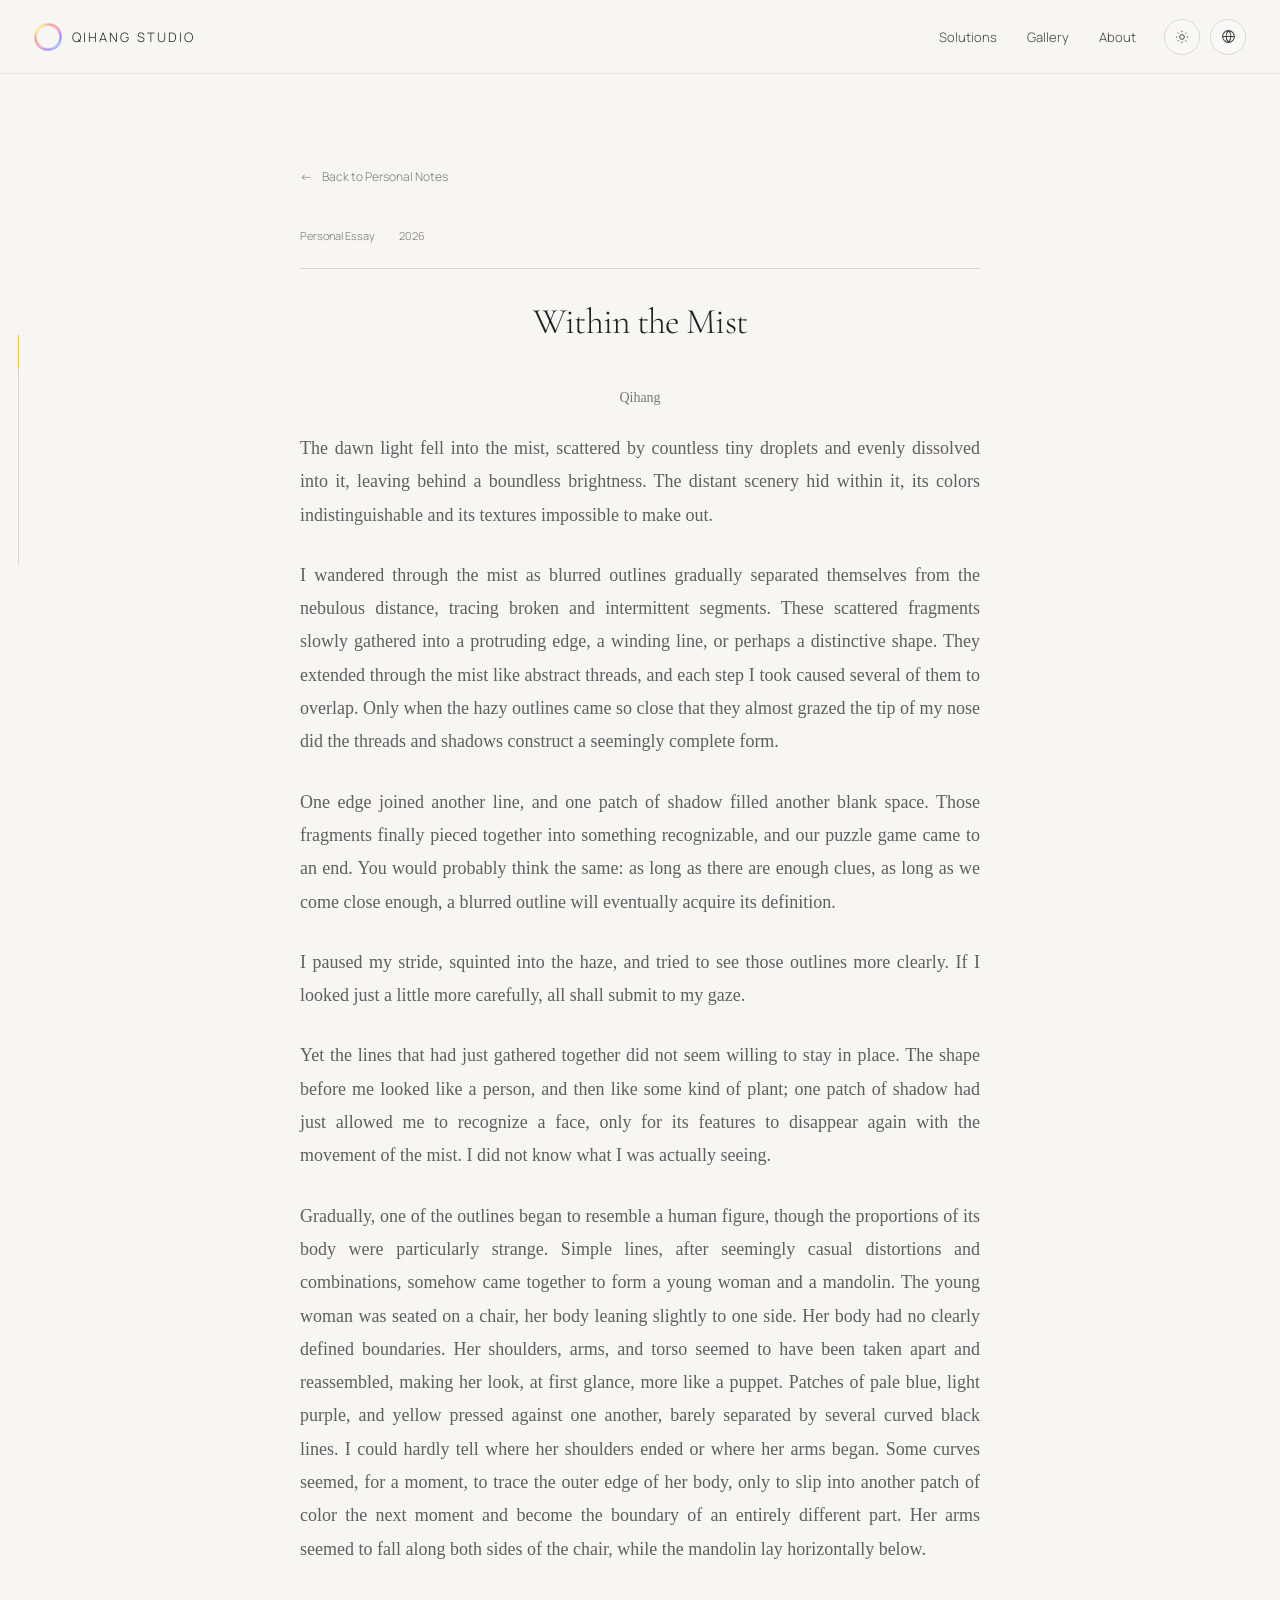
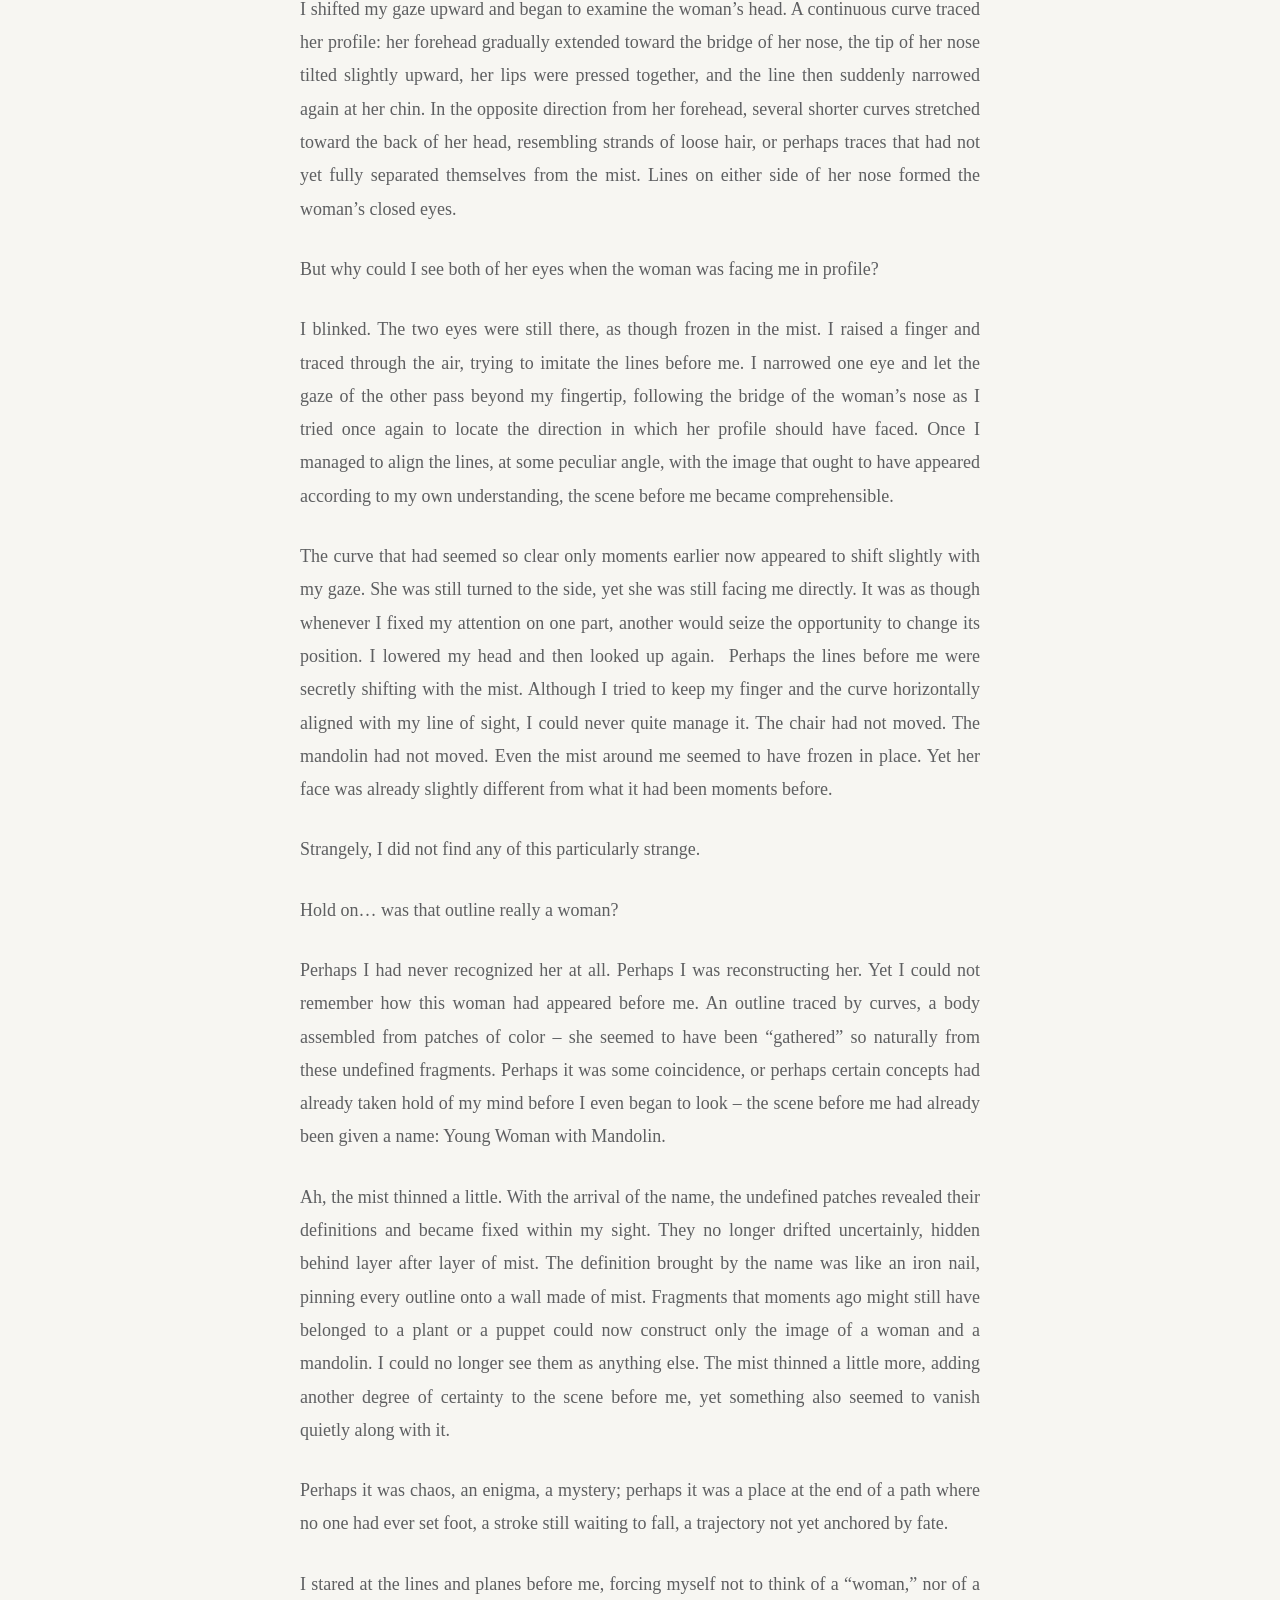
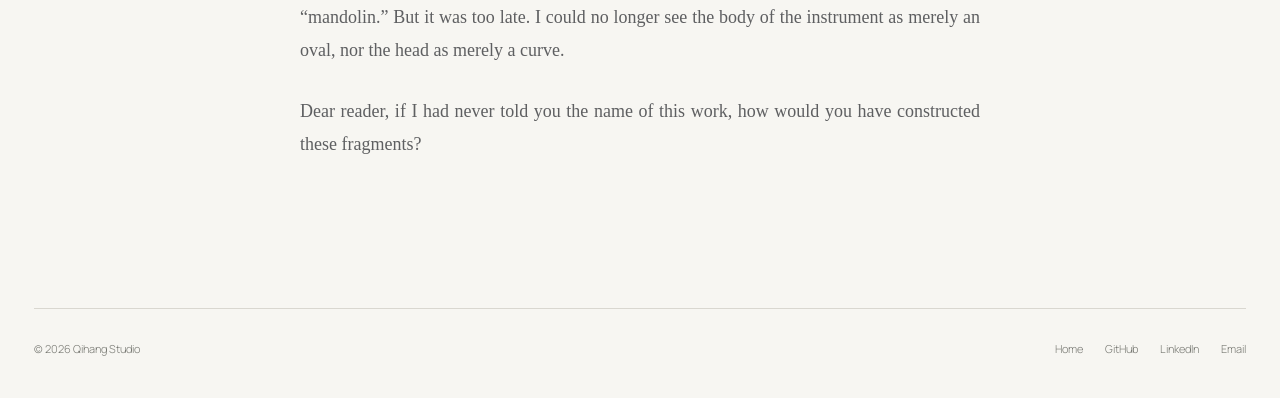
<file: frontend/notes/within-the-mist/index.html>
<!doctype html>
<html lang="en">
<head>
  <meta charset="utf-8" />
  <meta name="viewport" content="width=device-width, initial-scale=1" />
  <title>Within the Mist — Qihang Studio</title>
  <meta name="description" data-i18n-content="notes.subtitle" content="Essays, reflections, and fragments on art, perception, and the ways we understand the world." />
  <script src="../../assets/theme-init.js"></script>
  <link rel="preconnect" href="https://fonts.googleapis.com">
  <link rel="preconnect" href="https://fonts.gstatic.com" crossorigin>
  <link href="https://fonts.googleapis.com/css2?family=Cormorant+Garamond:ital,wght@0,300;0,400;1,300&family=Manrope:wght@300;400;500&family=Noto+Serif+TC:wght@400&display=swap" rel="stylesheet">
  <link rel="stylesheet" href="../../assets/site.css">
  <link rel="stylesheet" href="../../assets/notes.css">
  <link rel="icon" href="../../assets/brand/favicon.ico" sizes="any">
  <link rel="icon" type="image/png" sizes="32x32" href="../../assets/brand/favicon-32.png">
  <link rel="icon" type="image/png" sizes="16x16" href="../../assets/brand/favicon-16.png">
  <link rel="apple-touch-icon" sizes="180x180" href="../../assets/brand/apple-touch-icon.png">
</head>
<body class="notes-page">
  <div class="scroll-rail" id="scrollRail" aria-hidden="true"><div class="scroll-thumb"></div></div>
  <header class="site-header">
    <div class="header-inner">
      <a class="brand" href="../../index.html"><span class="brand-logo" aria-hidden="true"><img src="../../assets/brand/logo.png" alt="" width="28" height="28"><span class="logo-gradient-shift"></span></span><span>Qihang Studio</span></a>
      <div class="nav-wrap">
        <nav aria-label="Primary navigation" data-i18n-aria-label="nav.label">
          <a href="../../solutions/index.html" data-i18n="nav.solutions">Solutions</a>
          <a href="../../gallery/index.html" data-i18n="nav.gallery">Gallery</a>
          <a href="../../about/index.html" data-i18n="nav.about">About</a>
        </nav>
        <div class="appearance">
          <button
            class="appearance-button"
            id="themeButton"
            aria-label="Choose appearance"
            aria-expanded="false"
            aria-controls="themeMenu"
            aria-haspopup="true">
            <svg class="theme-icon-sun" viewBox="0 0 24 24" fill="none"
                 stroke="currentColor" stroke-width="1.45" aria-hidden="true">
              <circle cx="12" cy="12" r="3.5">
</circle>
              <path d="M12 2.8v2.1M12 19.1v2.1M2.8 12h2.1M19.1 12h2.1M5.5 5.5 7 7M17 17l1.5 1.5M18.5 5.5 17 7M7 17l-1.5 1.5">
</path>
            </svg>
            <svg class="theme-icon-moon" viewBox="0 0 24 24" fill="none"
                 stroke="currentColor" stroke-width="1.45" aria-hidden="true">
              <path d="M19.4 15.2A7.8 7.8 0 0 1 8.8 4.6 7.9 7.9 0 1 0 19.4 15.2Z">
</path>
            </svg>
          </button>
          <div class="appearance-menu" id="themeMenu">
            <div class="appearance-label" data-i18n="appearance.label">Appearance</div>
            <button class="theme-option" data-theme-choice="system">
              <span data-i18n="appearance.system">System</span>
<span>
</span>
            </button>
            <button class="theme-option" data-theme-choice="light">
              <span data-i18n="appearance.light">Light</span>
<span>
</span>
            </button>
            <button class="theme-option" data-theme-choice="dark">
              <span data-i18n="appearance.dark">Dark</span>
<span>
</span>
            </button>
          </div>
        </div>
        <div class="language">
          <button class="language-button" id="languageButton" aria-label="Choose language" data-i18n-aria-label="language.choose" aria-expanded="false">
            <svg viewBox="0 0 24 24" fill="none" stroke="currentColor" stroke-width="1.45" aria-hidden="true">
              <circle cx="12" cy="12" r="8.3">
</circle>
              <path d="M3.9 12h16.2M12 3.7c2.2 2.3 3.4 5.1 3.4 8.3S14.2 18 12 20.3C9.8 18 8.6 15.2 8.6 12S9.8 6 12 3.7Z">
</path>
            </svg>
          </button>
          <div class="language-menu" id="languageMenu">
            <div class="language-label" data-i18n="language.label">Language</div>
            <button class="language-option" data-lang="en" aria-pressed="true">
<span lang="en">English</span>
<span class="check" aria-hidden="true">✓</span>
</button>
            <button class="language-option" data-lang="zh" aria-pressed="false">
<span lang="zh-CN">中文简体</span>
<span class="check" aria-hidden="true">
</span>
</button>
            <button class="language-option" data-lang="zh-Hant" aria-pressed="false"><span lang="zh-Hant">中文繁體</span><span class="check" aria-hidden="true"></span></button>
            <button class="language-option" data-lang="ja" aria-pressed="false">
<span lang="ja">日本語</span>
<span class="check" aria-hidden="true">
</span>
</button>
            <button class="language-option" data-lang="fr" aria-pressed="false">
<span lang="fr">Français</span>
<span class="check" aria-hidden="true">
</span>
</button>
          </div>
        </div>
      </div>
    </div>
  </header>
  <nav class="mobile-page-nav" aria-label="Primary navigation" data-i18n-aria-label="nav.label"><a href="../../solutions/index.html" data-i18n="nav.solutions">Solutions</a><a href="../../gallery/index.html" data-i18n="nav.gallery">Gallery</a><a href="../../about/index.html" data-i18n="nav.about">About</a></nav>
<main class="notes-main reading-main" id="top">
  <a class="notes-back" href="../../about/index.html#personal-notes" data-i18n="notes.back">Back to Personal Notes</a>
  <article data-multilingual-essay hidden aria-labelledby="essay-title">
    <header class="article-heading">
      <div class="note-meta"><span data-i18n="notes.personal">Personal Essay</span><time datetime="2026">2026</time></div>
      <h1 id="essay-title"></h1>
    </header>
    <div class="essay-body"></div>
  </article>
  <noscript><p lang="en">Please enable JavaScript to select a reading language.</p><p lang="zh-CN">请启用 JavaScript 以选择阅读语言。</p><p lang="zh-Hant">請啟用 JavaScript 以選擇閱讀語言。</p><p lang="ja">読む言語を選ぶには JavaScript を有効にしてください。</p><p lang="fr">Veuillez activer JavaScript pour choisir la langue de lecture.</p></noscript>
</main>
  <div class="section">
    <footer>
      <span>© 2026 Qihang Studio</span>
      <div class="footer-links">
        <a href="../../index.html" data-i18n="notes.home">Home</a>
        <a href="https://github.com/QihangStudio"
          target="_blank"
          rel="noopener noreferrer">
          GitHub
        </a>
        <a href="#">LinkedIn</a>
        <a href="mailto:hello@example.com" data-i18n="footer.email">Email</a>
      </div>
    </footer>
  </div>
<template data-essay-language="en" data-essay-lang="en">
<h1>Within the Mist</h1>
<div class="essay-body" lang="en">
<p class="essay-byline">Qihang</p>
<p data-source-paragraph="2">The dawn light fell into the mist, scattered by countless tiny droplets and evenly dissolved into it, leaving behind a boundless brightness. The distant scenery hid within it, its colors indistinguishable and its textures impossible to make out.</p>
<p data-source-paragraph="3">I wandered through the mist as blurred outlines gradually separated themselves from the nebulous distance, tracing broken and intermittent segments. These scattered fragments slowly gathered into a protruding edge, a winding line, or perhaps a distinctive shape. They extended through the mist like abstract threads, and each step I took caused several of them to overlap. Only when the hazy outlines came so close that they almost grazed the tip of my nose did the threads and shadows construct a seemingly complete form.</p>
<p data-source-paragraph="4">One edge joined another line, and one patch of shadow filled another blank space. Those fragments finally pieced together into something recognizable, and our puzzle game came to an end. You would probably think the same: as long as there are enough clues, as long as we come close enough, a blurred outline will eventually acquire its definition.</p>
<p data-source-paragraph="5">I paused my stride, squinted into the haze, and tried to see those outlines more clearly. If I looked just a little more carefully, all shall submit to my gaze.</p>
<p data-source-paragraph="6">Yet the lines that had just gathered together did not seem willing to stay in place. The shape before me looked like a person, and then like some kind of plant; one patch of shadow had just allowed me to recognize a face, only for its features to disappear again with the movement of the mist. I did not know what I was actually seeing.</p>
<p data-source-paragraph="7">Gradually, one of the outlines began to resemble a human figure, though the proportions of its body were particularly strange. Simple lines, after seemingly casual distortions and combinations, somehow came together to form a young woman and a mandolin. The young woman was seated on a chair, her body leaning slightly to one side. Her body had no clearly defined boundaries. Her shoulders, arms, and torso seemed to have been taken apart and reassembled, making her look, at first glance, more like a puppet. Patches of pale blue, light purple, and yellow pressed against one another, barely separated by several curved black lines. I could hardly tell where her shoulders ended or where her arms began. Some curves seemed, for a moment, to trace the outer edge of her body, only to slip into another patch of color the next moment and become the boundary of an entirely different part. Her arms seemed to fall along both sides of the chair, while the mandolin lay horizontally below.</p>
<p data-source-paragraph="8">I shifted my gaze upward and began to examine the woman’s head. A continuous curve traced her profile: her forehead gradually extended toward the bridge of her nose, the tip of her nose tilted slightly upward, her lips were pressed together, and the line then suddenly narrowed again at her chin. In the opposite direction from her forehead, several shorter curves stretched toward the back of her head, resembling strands of loose hair, or perhaps traces that had not yet fully separated themselves from the mist. Lines on either side of her nose formed the woman’s closed eyes.</p>
<p data-source-paragraph="9">But why could I see both of her eyes when the woman was facing me in profile?</p>
<p data-source-paragraph="10">I blinked. The two eyes were still there, as though frozen in the mist. I raised a finger and traced through the air, trying to imitate the lines before me. I narrowed one eye and let the gaze of the other pass beyond my fingertip, following the bridge of the woman’s nose as I tried once again to locate the direction in which her profile should have faced. Once I managed to align the lines, at some peculiar angle, with the image that ought to have appeared according to my own understanding, the scene before me became comprehensible.</p>
<p data-source-paragraph="11">The curve that had seemed so clear only moments earlier now appeared to shift slightly with my gaze. She was still turned to the side, yet she was still facing me directly. It was as though whenever I fixed my attention on one part, another would seize the opportunity to change its position. I lowered my head and then looked up again.  Perhaps the lines before me were secretly shifting with the mist. Although I tried to keep my finger and the curve horizontally aligned with my line of sight, I could never quite manage it. The chair had not moved. The mandolin had not moved. Even the mist around me seemed to have frozen in place. Yet her face was already slightly different from what it had been moments before.</p>
<p data-source-paragraph="12">Strangely, I did not find any of this particularly strange.</p>
<p data-source-paragraph="13">Hold on… was that outline really a woman?</p>
<p data-source-paragraph="14">Perhaps I had never recognized her at all. Perhaps I was reconstructing her. Yet I could not remember how this woman had appeared before me. An outline traced by curves, a body assembled from patches of color – she seemed to have been “gathered” so naturally from these undefined fragments. Perhaps it was some coincidence, or perhaps certain concepts had already taken hold of my mind before I even began to look – the scene before me had already been given a name: Young Woman with Mandolin.</p>
<p data-source-paragraph="15">Ah, the mist thinned a little. With the arrival of the name, the undefined patches revealed their definitions and became fixed within my sight. They no longer drifted uncertainly, hidden behind layer after layer of mist. The definition brought by the name was like an iron nail, pinning every outline onto a wall made of mist. Fragments that moments ago might still have belonged to a plant or a puppet could now construct only the image of a woman and a mandolin. I could no longer see them as anything else. The mist thinned a little more, adding another degree of certainty to the scene before me, yet something also seemed to vanish quietly along with it.</p>
<p data-source-paragraph="16">Perhaps it was chaos, an enigma, a mystery; perhaps it was a place at the end of a path where no one had ever set foot, a stroke still waiting to fall, a trajectory not yet anchored by fate.</p>
<p data-source-paragraph="17">I stared at the lines and planes before me, forcing myself not to think of a “woman,” nor of a “mandolin.” But it was too late. I could no longer see the body of the instrument as merely an oval, nor the head as merely a curve.</p>
<p data-source-paragraph="18">Dear reader, if I had never told you the name of this work, how would you have constructed these fragments?</p>
</div>
</template>
<template data-essay-language="zh" data-essay-lang="zh-CN">
<h1>迷雾之中</h1>
<div class="essay-body" lang="zh-CN">
<p class="essay-byline">启航</p>
<p data-source-paragraph="3">清晨的曙光落入雾中，被无数细小水滴揉散后均匀地晕染开来，留下了无边的明光。远处的景色藏匿其中，分不清颜色，也辨不出纹理。</p>
<p data-source-paragraph="4">我漫步在雾气中，一些模糊的轮廓渐渐地从远处的混沌中剥离开来，勾勒出断断续续的边缘。这些边缘渐渐聚合成了一个突出的棱角，一段曲折的线条，亦或是一个独特的形状。这些零散的碎片如同一根根抽象的细丝在雾中延展，我迈出的每一步都让几根细丝彼此交叠。直到模糊的轮廓近到几乎贴到我的鼻尖时，细丝与阴影才搭建出一个似乎完整的样貌。</p>
<p data-source-paragraph="5">一个棱角接上一段线条，一片阴影填补另一片空白，散落在雾中的碎片终于拼凑出了某种可以辨认的东西，我们的猜谜游戏便结束了。你大概也会这样想：只要线索足够多，只要我们靠得足够近，一个模糊的轮廓终究会获得自己的定义。</p>
<p data-source-paragraph="6">那我便停下脚步，眯起眼睛，去尝试看清那些轮廓。只要再认真些，眼前的一切便会服从我的视线。</p>
<p data-source-paragraph="7">刚刚聚合起来的线条似乎并不安分守己，眼前的形状像人，又像某种植物；一处阴影刚刚让我认出一张脸，下一刻却又随着雾气的流动失去了五官。我并不知道究竟看到了什么。</p>
<p data-source-paragraph="8">其中的一个轮廓越来越像一个人物，但它的身体比例却尤为奇怪。简洁的线条经过看似随意的扭曲与组合，竟神奇地拼凑出一位年轻的女士与一把曼陀林。这位年轻的女士正坐在一把椅子上，身体微微向一侧倾斜。这具身体并没有清晰的边界。肩膀、手臂与躯干像是被拆散后重新拼接在了一起，乍一看更偏向于一个人偶。淡蓝、浅紫与浅黄的色块相互挤压，又被几道弯曲的黑线勉强分隔开来。我很难指出她的肩膀究竟在哪里结束，手臂又是从哪里开始。一些弧线刚刚像是在勾勒身体的外沿，下一刻却钻进另一块颜色之中，成为了另外一个部分的边界。她的双臂似乎顺着身体垂落在椅子的两侧，而那把曼陀林则横亘在下方。</p>
<p data-source-paragraph="9">视线向上，我端详起女士的头部。一条连续的弧线勾勒出她的侧颜：额头缓缓延伸至鼻梁，鼻尖微微翘起，嘴唇抿紧，随后又在下巴处忽然收拢。额头的另外一个方向排列着几道较短的曲线，朝着脑后散落，好似女士散落的头发，亦或是雾中尚未完全分离出的痕迹。鼻翼两侧的线条组成了女士闭拢的双眼。</p>
<p data-source-paragraph="10">可是，我为什么可以同时看到这位侧脸朝着我的女士的双眼呢？</p>
<p data-source-paragraph="11">我眨了眨眼，那两只眼睛依旧在那里，仿佛在雾气中定格了。我伸出手指在空中比划，试图临摹出面前的线条。我将一只眼睛眯起，让另一只眼的视线越过指尖，沿着女士的鼻梁重新寻找她侧脸应有的方向。一旦我将线条以某种神奇的角度匹配上我认知中理应出现的景象，眼前的景象便可以被我理解。</p>
<p data-source-paragraph="12">刚才还清晰的弧线似乎随着我的视线悄悄移动了几分。她仍然侧着脸，却也仍然正对着我。仿佛只要我盯住其中一处，另一处便会趁机改变自己的位置。我低下头，又重新抬起头。不知是不是眼前的线条正随着雾气偷偷位移，尽管我努力控制手指与弧线水平对齐我的视线，可我却始终无法做到。椅子没有移动，曼陀林没有移动，甚至连周围的雾似乎都凝固在那里，可她的脸已经与方才有些不同。</p>
<p data-source-paragraph="13">奇怪的是，我并没有觉得这一切有多么奇怪。</p>
<p data-source-paragraph="14">等等，她果真是一位女士？</p>
<p data-source-paragraph="15">或许，我从来没有认出她。或许，我在重构她。但是，我记不清这位女士是如何出现在我的面前。曲线勾勒的轮廓，色块组成的躯干，她似乎就这么自然而然地被这些没有定义的碎片“聚合”了。这也许是某种机缘巧合，亦或是某些概念早已先入为主——我面前的场景已经被人命名了：《弹奏曼陀林的少女》。</p>
<p data-source-paragraph="16">啊，雾气消散了些。未被定义的区块随着名字展现了自己的定义，并固定在我的视线中。它们不再像之前那样，隐匿在层层雾气之后飘忽不定。名字所带来的定义如同一颗铁钉将所有的轮廓固定在了由雾气构成的墙面中。方才还有可能是一株植物、一个人偶的些许碎片如今只能构建出女士与曼陀林的形象。如今，我再也无法将它们视作他物。雾气又消散了些，为面前的景象又增加了一分笃定，但是似乎也有什么悄然随着雾气消逝。</p>
<p data-source-paragraph="17">也许是混沌，是迷思，是神秘，是小径尽头从未有人涉足之地，是画作中仍未落下的一笔，是未被命运锚定的轨迹。</p>
<p data-source-paragraph="18">我盯着面前的线与面，强迫自己不要想“女士”，也不要想“曼陀林”。可是为时已晚，我已无法将琴身之看作椭圆、将头部看作曲线。</p>
<p data-source-paragraph="19">读者啊，假如我从未将这个名称告知与你，你又将如何构建这些碎片呢？</p>
</div>
</template>
<template data-essay-language="zh-Hant" data-essay-lang="zh-Hant">
<h1>迷霧之中</h1>
<div class="essay-body" lang="zh-Hant">
<p class="essay-byline">啟航</p>
<p data-source-paragraph="3">清晨的曙光落入霧中，被無數細小水滴揉散後均勻地暈染開來，留下了無邊的明光。遠處的景色藏匿其中，分不清顏色，也辨不出紋理。</p>
<p data-source-paragraph="4">我漫步在霧氣中，一些模糊的輪廓漸漸地從遠處的混沌中剝離開來，勾勒出斷斷續續的邊緣。這些邊緣漸漸聚合成了一個突出的稜角，一段曲折的線條，亦或是一個獨特的形狀。這些零散的碎片如同一根根抽象的細絲在霧中延展，我邁出的每一步都讓幾根細絲彼此交疊。直到模糊的輪廓近到幾乎貼到我的鼻尖時，細絲與陰影才搭建出一個似乎完整的樣貌。</p>
<p data-source-paragraph="5">一個稜角接上一段線條，一片陰影填補另一片空白，散落在霧中的碎片終於拼湊出了某種可以辨認的東西，我們的猜謎遊戲便結束了。你大概也會這樣想：只要線索足夠多，只要我們靠得足夠近，一個模糊的輪廓終究會獲得自己的定義。</p>
<p data-source-paragraph="6">那我便停下腳步，眯起眼睛，去嘗試看清那些輪廓。只要再認真些，眼前的一切便會服從我的視線。</p>
<p data-source-paragraph="7">剛剛聚合起來的線條似乎並不安分守己，眼前的形狀像人，又像某種植物；一處陰影剛剛讓我認出一張臉，下一刻卻又隨著霧氣的流動失去了五官。我並不知道究竟看到了什麼。</p>
<p data-source-paragraph="8">其中的一個輪廓越來越像一個人物，但它的身體比例卻尤為奇怪。簡潔的線條經過看似隨意的扭曲與組合，竟神奇地拼湊出一位年輕的女士與一把曼陀林。這位年輕的女士正坐在一把椅子上，身體微微向一側傾斜。這具身體並沒有清晰的邊界。肩膀、手臂與軀乾像是被拆散後重新拼接在了一起，乍一看更偏向於一個人偶。淡藍、淺紫與淺黃的色塊相互擠壓，又被幾道彎曲的黑線勉強分隔開來。我很難指出她的肩膀究竟在哪裡結束，手臂又是從哪裡開始。一些弧線剛剛像是在勾勒身體的外沿，下一刻卻鑽進另一塊顏色之中，成為了另外一個部分的邊界。她的雙臂似乎順著身體垂落在椅子的兩側，而那把曼陀林則橫亙在下方。</p>
<p data-source-paragraph="9">視線向上，我端詳起女士的頭部。一條連續的弧線勾勒出她的側顏：額頭緩緩延伸至鼻梁，鼻尖微微翹起，嘴唇抿緊，隨後又在下巴處忽然收攏。額頭的另外一個方向排列著幾道較短的曲線，朝著腦後散落，好似女士散落的頭髮，亦或是霧中尚未完全分離出的痕跡。鼻翼兩側的線條組成了女士閉攏的雙眼。</p>
<p data-source-paragraph="10">可是，我為什麼可以同時看到這位側臉朝著我的女士的雙眼呢？</p>
<p data-source-paragraph="11">我眨了眨眼，那兩隻眼睛依舊在那裡，彷彿在霧氣中定格了。我伸出手指在空中比劃，試圖臨摹出面前的線條。我將一隻眼睛眯起，讓另一隻眼的視線越過指尖，沿著女士的鼻梁重新尋找她側臉應有的方向。一旦我將線條以某種神奇的角度匹配上我認知中理應出現的景象，眼前的景象便可以被我理解。</p>
<p data-source-paragraph="12">剛才還清晰的弧線似乎隨著我的視線悄悄移動了幾分。她仍然側著臉，卻也仍然正對著我。彷彿只要我盯住其中一處，另一處便會趁機改變自己的位置。我低下頭，又重新抬起頭。不知是不是眼前的線條正隨著霧氣偷偷位移，儘管我努力控制手指與弧線水平對齊我的視線，可我卻始終無法做到。椅子沒有移動，曼陀林沒有移動，甚至連周圍的霧似乎都凝固在那裡，可她的臉已經與方才有些不同。</p>
<p data-source-paragraph="13">奇怪的是，我並沒有覺得這一切有多麼奇怪。</p>
<p data-source-paragraph="14">等等，她果真是一位女士？</p>
<p data-source-paragraph="15">或許，我從來沒有認出她。或許，我在重構她。但是，我記不清這位女士是如何出現在我的面前。曲線勾勒的輪廓，色塊組成的軀乾，她似乎就這麼自然而然地被這些沒有定義的碎片“聚合”了。這也許是某種機緣巧合，亦或是某些概念早已先入為主——我面前的場景已經被人命名了：《彈奏曼陀林的少女》。</p>
<p data-source-paragraph="16">啊，霧氣消散了些。未被定義的區塊隨著名字展現了自己的定義，並固定在我的視線中。它們不再像之前那樣，隱匿在層層霧氣之後飄忽不定。名字所帶來的定義如同一顆鐵釘將所有的輪廓固定在了由霧氣構成的牆面中。方才還有可能是一株植物、一個人偶的些許碎片如今只能構建出女士與曼陀林的形象。如今，我再也無法將它們視作他物。霧氣又消散了些，為面前的景象又增加了一分篤定，但是似乎也有什麼悄然隨著霧氣消逝。</p>
<p data-source-paragraph="17">也許是混沌，是迷思，是神秘，是小徑盡頭從未有人涉足之地，是畫作中仍未落下的一筆，是未被命運錨定的軌跡。</p>
<p data-source-paragraph="18">我盯著面前的線與面，強迫自己不要想“女士”，也不要想“曼陀林”。可是為時已晚，我已無法將琴身之看作橢圓、將頭部看作曲線。</p>
<p data-source-paragraph="19">讀者啊，假如我從未將這個名稱告知與你，你又將如何構建這些碎片呢？</p>
</div>
</template>
<template data-essay-language="ja" data-essay-lang="ja">
<h1>霧の中で</h1>
<div class="essay-body" lang="ja">
<p class="essay-byline">啓航</p>
<p data-source-paragraph="2">夜明けの光が霧の中へ差し込み、無数の小さな水滴にほぐされて、むらなく溶け広がっていた。あとには、果てのない明るさだけが残った。遠くの景色はその中に隠れ、色も見分けられず、手触りのような細部も読み取れなかった。</p>
<p data-source-paragraph="3">霧の中を歩いていると、ぼんやりした輪郭が、遠くの混沌から少しずつ剥がれ出し、途切れ途切れの線を描き始めた。散らばっていた断片は、突き出た角や曲がりくねった線、あるいは独特の形へと、ゆっくり集まっていった。それらは抽象的な細い糸のように霧の中へ伸び、一歩進むたびに、何本かが互いに重なった。かすんだ輪郭が鼻先に触れそうなほど近づいて、ようやく糸と影が、ひとまず全体らしき形を組み上げた。</p>
<p data-source-paragraph="4">一つの角が別の線につながり、一つの影が別の空白を埋めた。断片がついに見覚えのある何かをつくり上げ、私たちの謎解きは終わった。きっとあなたも、こう思うだろう。手がかりが十分にあり、十分に近づきさえすれば、ぼんやりした輪郭も、いつかは自分の定義を得るのだと。</p>
<p data-source-paragraph="5">私は歩みを止め、霞に向かって目を細め、輪郭をもっとはっきり見ようとした。あと少し注意深く見れば、すべては私の視線に従うはずだった。</p>
<p data-source-paragraph="6">ところが、集まったばかりの線は、おとなしくその場にとどまる気がないようだった。目の前の形は人のようにも、何かの植物のようにも見えた。ある影に顔を見いだしたばかりなのに、次の瞬間には、霧の流れとともに目鼻が消えてしまう。自分が実際には何を見ているのか、私にはわからなかった。</p>
<p data-source-paragraph="7">やがて、一つの輪郭がだんだん人の姿に近づいていった。ただ、その身体の比率はひどく奇妙だった。単純な線が、何気なく歪められ、組み合わされたように見えるのに、不思議にも一人の若い女性と一挺のマンドリンを形づくっていた。女性は椅子に座り、身体を少し片側へ傾けていた。その身体には、はっきりした境界がなかった。肩も腕も胴体も、一度ばらばらにされ、つなぎ直されたかのようで、ひと目には人形に近かった。淡い青、薄紫、黄色の色面が押し合い、数本の曲がった黒い線に、かろうじて隔てられていた。肩がどこで終わり、腕がどこから始まるのか、私にはほとんど指し示せなかった。ある曲線は身体の外縁をなぞっているかと思うと、次の瞬間には別の色面へ入り込み、まったく違う部分の境界になった。両腕は椅子の両側に沿って垂れ、その下にはマンドリンが横たわっているようだった。</p>
<p data-source-paragraph="8">視線を上げ、女性の頭を見つめた。ひと続きの曲線が横顔を描いていた。額から鼻筋へとゆっくり伸び、鼻先がわずかに上を向き、唇は固く結ばれ、顎では急に線がすぼまった。額から反対の方向へは、短い曲線が何本か後頭部に向かって伸びていた。ほどけた髪にも、霧からまだ分かれきっていない痕跡にも見えた。鼻の両側にある線が、女性の閉じた両目を形づくっていた。</p>
<p data-source-paragraph="9">けれど、横顔をこちらへ向けている女性の両目が、どうして同時に見えるのだろう？</p>
<p data-source-paragraph="10">まばたきをしても、二つの目はそこにあった。霧の中で静止しているかのようだった。指を上げて空中をなぞり、目の前の線を写し取ろうとした。片目を細め、もう片方の視線を指先の向こうへ通し、女性の鼻筋に沿って、横顔が本来向いているはずの方向をもう一度探した。どこか不思議な角度で、自分の理解では現れるはずの像に線を重ね合わせられれば、目の前の景色を理解できるようになるのだった。</p>
<p data-source-paragraph="11">つい先ほどまで明瞭だった曲線が、私の視線につれて、そっと位置を変えたように見えた。彼女はなお横を向いていて、それでいて、なお私の正面を向いていた。一か所を見つめると、別の場所がその隙に位置を変えるかのようだった。私は顔を伏せ、また上げた。目の前の線が、霧とともにひそかに動いているのかもしれない。指と曲線を視線に対して水平にそろえようとしても、どうしてもできなかった。椅子は動いていない。マンドリンも動いていない。まわりの霧さえ、その場で凍りついたようだった。それなのに、彼女の顔は、もう少し前とは違っていた。</p>
<p data-source-paragraph="12">不思議なことに、私はこのすべてを、それほど不思議だとは感じていなかった。</p>
<p data-source-paragraph="13">待って……あの輪郭は、本当に女性なのだろうか？</p>
<p data-source-paragraph="14">もしかすると、私は一度も彼女を見分けてなどいなかったのかもしれない。彼女を組み立て直していたのかもしれない。けれど、どのようにしてこの女性が目の前に現れたのか、思い出せなかった。曲線が描く輪郭、色面が組み上げる身体。彼女は、定義のない断片から、ごく自然に「集められた」ようだった。何かの偶然なのか、あるいは、見る前からいくつかの概念が私の心を占めていたのかもしれない。目の前の光景には、すでに名前が与えられていたのだ。《マンドリンを持つ若い女性》。</p>
<p data-source-paragraph="15">ああ、霧が少し薄れた。名前が現れると、定義されていなかった色面は自らの定義を示し、私の視界に固定された。もう、幾重もの霧の奥に隠れて、不確かに漂ってはいなかった。名前がもたらした定義は一本の鉄釘のように、すべての輪郭を、霧でできた壁に打ち留めた。つい先ほどまで植物や人形の一部だったかもしれない断片は、いまや女性とマンドリンの像しかつくれなかった。私にはもう、それ以外の何かとしては見えなかった。霧がもう少し薄れ、目の前の光景に確かさがもう一つ加わった。それとともに、何かもまた、そっと消えたようだった。</p>
<p data-source-paragraph="16">それは混沌だったのかもしれない。謎、神秘だったのかもしれない。小径の果てにある、誰も足を踏み入れたことのない場所。まだ落とされていないひと筆。運命にまだ錨を下ろされていない軌跡だったのかもしれない。</p>
<p data-source-paragraph="17">私は目の前の線と面を見つめ、「女性」と思わないように、「マンドリン」とも思わないように、自分に言い聞かせた。けれど、もう遅かった。楽器の胴をただの楕円として、頭をただの曲線として見ることは、もうできなかった。</p>
<p data-source-paragraph="18">読者よ、もし私がこの作品の名前を一度もあなたに伝えていなかったら、あなたはこれらの断片を、どのように組み上げただろう？</p>
</div>
</template>
<template data-essay-language="fr" data-essay-lang="fr">
<h1>Au cœur de la brume</h1>
<div class="essay-body" lang="fr">
<p class="essay-byline">Qihang</p>
<p data-source-paragraph="2">La lumière de l’aube tomba dans la brume. Dispersée par d’innombrables gouttelettes, elle s’y dissolvait uniformément, ne laissant qu’une clarté sans limites. Le paysage lointain s’y cachait, ses couleurs indiscernables, ses textures impossibles à distinguer.</p>
<p data-source-paragraph="3">Je marchais dans la brume, tandis que des contours flous se détachaient peu à peu du lointain nébuleux, traçant des segments discontinus. Ces fragments épars s’assemblaient lentement en une arête saillante, une ligne sinueuse, ou peut-être une forme singulière. Ils se prolongeaient dans la brume comme des fils abstraits, et chacun de mes pas en faisait se croiser quelques-uns. Ce n’est que lorsque les contours voilés furent assez proches pour presque effleurer le bout de mon nez que les fils et les ombres construisirent une forme en apparence complète.</p>
<p data-source-paragraph="4">Une arête rejoignit une autre ligne, une tache d’ombre combla un autre espace vide. Ces fragments finirent par composer quelque chose de reconnaissable, et notre jeu de devinettes prit fin. Vous penseriez sans doute la même chose : pourvu que les indices soient assez nombreux, pourvu que nous nous approchions suffisamment, un contour flou finira par acquérir sa définition.</p>
<p data-source-paragraph="5">Je m’arrêtai, plissai les yeux dans la brume et tentai de mieux voir ces contours. Avec un peu plus d’attention, tout se soumettrait à mon regard.</p>
<p data-source-paragraph="6">Pourtant, les lignes qui venaient de s’assembler ne semblaient pas disposées à rester en place. La forme devant moi ressemblait à une personne, puis à une sorte de plante ; une tache d’ombre venait de me laisser reconnaître un visage, et déjà ses traits disparaissaient avec le mouvement de la brume. Je ne savais pas ce que je voyais réellement.</p>
<p data-source-paragraph="7">Peu à peu, l’un des contours se mit à ressembler à une figure humaine, bien que les proportions de son corps fussent particulièrement étranges. Des lignes simples, après des déformations et des assemblages apparemment désinvoltes, avaient fini, on ne sait comment, par former une jeune femme et une mandoline. La jeune femme était assise sur une chaise, le corps légèrement incliné sur le côté. Ce corps n’avait pas de limites nettes. Ses épaules, ses bras et son torse semblaient avoir été démontés puis réassemblés, si bien qu’à première vue elle ressemblait davantage à une marionnette. Des plages de bleu pâle, de violet clair et de jaune se pressaient les unes contre les autres, à peine séparées par quelques lignes noires courbes. J’aurais eu du mal à dire où finissaient ses épaules et où commençaient ses bras. Certaines courbes semblaient un instant dessiner le bord extérieur du corps, puis se glissaient dans une autre plage de couleur et devenaient la limite d’une partie tout à fait différente. Ses bras paraissaient tomber de chaque côté de la chaise, tandis que la mandoline reposait horizontalement plus bas.</p>
<p data-source-paragraph="8">Je levai les yeux pour examiner la tête de la femme. Une courbe continue dessinait son profil : le front se prolongeait doucement vers l’arête du nez, dont la pointe se relevait légèrement ; les lèvres étaient serrées, puis la ligne se resserrait soudain au menton. Du front, dans l’autre direction, plusieurs courbes plus courtes s’étiraient vers l’arrière de la tête, pareilles à des mèches défaites, ou peut-être à des traces qui ne s’étaient pas encore entièrement détachées de la brume. De chaque côté du nez, des lignes formaient les yeux fermés de la femme.</p>
<p data-source-paragraph="9">Mais pourquoi pouvais-je voir ses deux yeux, alors que cette femme me présentait son profil ?</p>
<p data-source-paragraph="10">Je clignai des yeux. Les deux yeux étaient toujours là, comme figés dans la brume. Je levai un doigt et dessinai dans l’air, tentant de reproduire les lignes devant moi. Je plissai un œil et laissai le regard de l’autre passer au-delà du bout de mon doigt, suivant l’arête du nez de la femme pour chercher à nouveau la direction dans laquelle son profil aurait dû être tourné. Dès que je parvenais, sous quelque angle singulier, à faire coïncider les lignes avec l’image qui aurait dû apparaître selon ma propre compréhension, la scène devenait intelligible.</p>
<p data-source-paragraph="11">La courbe, si nette quelques instants plus tôt, semblait maintenant se déplacer légèrement avec mon regard. Elle était toujours tournée de côté, mais elle me faisait toujours face. Comme si, chaque fois que je fixais une partie, une autre profitait de l’occasion pour changer de place. Je baissai la tête, puis la relevai. Peut-être les lignes se déplaçaient-elles secrètement avec la brume. Malgré mes efforts pour aligner horizontalement mon doigt et la courbe avec mon regard, je n’y arrivais jamais tout à fait. La chaise n’avait pas bougé. La mandoline n’avait pas bougé. Même la brume autour de moi semblait figée. Pourtant, son visage était déjà un peu différent de ce qu’il avait été quelques instants auparavant.</p>
<p data-source-paragraph="12">Étrangement, rien de tout cela ne me paraissait particulièrement étrange.</p>
<p data-source-paragraph="13">Un instant… ce contour était-il vraiment celui d’une femme ?</p>
<p data-source-paragraph="14">Peut-être ne l’avais-je jamais reconnue. Peut-être étais-je en train de la reconstruire. Mais je ne me souvenais pas de la manière dont cette femme était apparue devant moi. Un contour tracé par des courbes, un corps assemblé à partir de plages de couleur : elle semblait s’être si naturellement « rassemblée » à partir de ces fragments indéfinis. Peut-être était-ce une coïncidence, ou peut-être certaines idées s’étaient-elles déjà emparées de mon esprit avant même que je commence à regarder : la scène devant moi avait déjà reçu un nom, Jeune femme à la mandoline.</p>
<p data-source-paragraph="15">Ah, la brume s’éclaircit un peu. Avec l’arrivée du nom, les plages indéfinies révélèrent leur définition et se fixèrent dans mon regard. Elles ne flottaient plus dans l’incertitude, cachées derrière des couches de brume. La définition apportée par le nom était comme un clou de fer, épinglant chaque contour sur un mur fait de brume. Des fragments qui, un instant plus tôt, auraient encore pu appartenir à une plante ou à une marionnette ne pouvaient désormais construire que l’image d’une femme et d’une mandoline. Je ne pouvais plus y voir autre chose. La brume s’éclaircit encore, ajoutant un degré de certitude à la scène ; mais quelque chose semblait aussi disparaître silencieusement avec elle.</p>
<p data-source-paragraph="16">Peut-être était-ce le chaos, une énigme, un mystère ; peut-être un lieu au bout d’un sentier où personne n’avait jamais posé le pied, un trait qui attendait encore de se poser, une trajectoire que le destin n’avait pas encore ancrée.</p>
<p data-source-paragraph="17">Je fixai les lignes et les plans devant moi, me forçant à ne penser ni à une « femme » ni à une « mandoline ». Mais il était trop tard. Je ne pouvais plus voir dans le corps de l’instrument un simple ovale, ni dans la tête une simple courbe.</p>
<p data-source-paragraph="18">Cher lecteur, si je ne vous avais jamais révélé le nom de cette œuvre, comment auriez-vous construit ces fragments ?</p>
</div>
</template>
  <script src="../../assets/notes.js"></script>
  <script src="../../assets/site.js"></script>
</body>
</html>
</file>
<file: frontend/assets/site.css>
@import url("fonts/language-menu/menu-fonts.css");
@font-face {
  font-family: "Qihang Songti SC Light";
  src: local("Songti SC Light"), local("STSongti-SC-Light");
  font-style: normal;
  font-weight: 300;
  font-display: swap;
}
    :root {
      color-scheme: light;
      --theme-transition: .28s ease;
      --bg: #f7f6f2;
      --surface: rgba(247, 246, 242, 0.84);
      --text: #202124;
      --muted: #777872;
      --line: #d9d7d0;
      --nav-text: #3f4042;
      --nav-hover: #111214;
      --copy: #5e5f61;
      --practice-copy: #606164;
      --header-border: rgba(32, 33, 36, 0.08);
      --control-bg: rgba(255, 255, 255, 0.28);
      --menu-bg: rgba(250, 249, 246, 0.96);
      --menu-border: rgba(32, 33, 36, 0.10);
      --menu-shadow: 0 18px 45px rgba(33, 34, 37, 0.10);
      --control-shadow: 0 6px 22px rgba(78, 80, 96, 0.10);
      --soft-hover: rgba(32, 33, 36, 0.045);
      --practice-hover-base: rgba(255, 255, 255, 0.55);
      --practice-hover-a: rgba(231, 198, 121, 0.08);
      --practice-hover-b: rgba(228, 160, 170, 0.10);
      --practice-hover-c: rgba(181, 139, 217, 0.10);
      --practice-hover-d: rgba(135, 149, 231, 0.09);
      --champagne: #e7c679;
      --rose: #e4a0aa;
      --lavender: #b58bd9;
      --peri: #8795e7;
      --quote-a: #a87988;
      --quote-b: #8d78b4;
      --quote-c: #6877be;
      /* Scroll indicator — intentionally more saturated than the main palette. */
      --scroll-track: var(--line);
      --scroll-champagne: #efbd3f;
      --scroll-rose: #eb7895;
      --scroll-lavender: #ad69df;
      --scroll-peri: #657cf2;
      --max: 1480px;
    }
    html[data-theme="dark"] {
      color-scheme: dark;
      --bg: #090909;
      --surface: rgba(9, 9, 9, 0.90);
      --text: #efede8;
      --muted: #9c9a95;
      --line: #282826;
      --nav-text: #c4c2bc;
      --nav-hover: #f7f4ef;
      --copy: #b8b6b0;
      --practice-copy: #b3b1ab;
      --header-border: rgba(255, 255, 255, 0.075);
      --control-bg: rgba(255, 255, 255, 0.025);
      --menu-bg: rgba(14, 14, 13, 0.97);
      --menu-border: rgba(255, 255, 255, 0.10);
      --menu-shadow: 0 18px 45px rgba(0, 0, 0, 0.30);
      --control-shadow: 0 6px 22px rgba(0, 0, 0, 0.24);
      --soft-hover: rgba(255, 255, 255, 0.05);
      --practice-hover-base: transparent;
      --practice-hover-a: rgba(217, 184, 111, 0.035);
      --practice-hover-b: rgba(207, 141, 156, 0.045);
      --practice-hover-c: rgba(162, 122, 202, 0.045);
      --practice-hover-d: rgba(125, 141, 221, 0.045);
      --champagne: #d9b86f;
      --rose: #cf8d9c;
      --lavender: #a27aca;
      --peri: #7d8ddd;
      --quote-a: #c08798;
      --quote-b: #a886d1;
      --quote-c: #8494e6;
      /* Brighter spectrum so the indicator stays visible on near-black. */
      --scroll-track: var(--line);
      --scroll-champagne: #ffd767;
      --scroll-rose: #ff8daa;
      --scroll-lavender: #c58cff;
      --scroll-peri: #8fa2ff;
    }
    * { box-sizing: border-box; }
    html { scroll-behavior: smooth; }
    html {
      -webkit-text-size-adjust: 100%;
      text-size-adjust: 100%;
    }
    body {
      margin: 0;
      background: var(--bg);
      color: var(--text);
      font-family: "Manrope", -apple-system, BlinkMacSystemFont, "Segoe UI", sans-serif;
      -webkit-font-smoothing: antialiased;
      transition: background-color var(--theme-transition), color var(--theme-transition);
    }
    @media (prefers-reduced-motion: reduce) {
      *, *::before, *::after {
        scroll-behavior: auto !important;
        transition-duration: 0.01ms !important;
        animation-duration: 0.01ms !important;
      }
    }
    a { color: inherit; text-decoration: none; }
    button { font: inherit; }
  /* Thin editorial type for interface and display elements. */
  .brand,
  nav,
  .language-label,
  .language-option,
  .eyebrow,
  .hero-footer,
  .practice-number,
  .manifesto-label,
  footer {
    font-weight: 300;
  }
    .site-header {
      position: fixed;
      inset: 0 0 auto 0;
      z-index: 20;
      height: 74px;
      border-bottom: 1px solid var(--header-border);
      background: var(--surface);
      backdrop-filter: blur(18px);
      -webkit-backdrop-filter: blur(18px);
    }
    .header-inner {
      height: 100%;
      max-width: var(--max);
      margin: 0 auto;
      padding: 0 34px;
      display: flex;
      align-items: center;
      justify-content: space-between;
      gap: 30px;
    }
    .brand {
      font-size: 13px;
      font-weight: 300;
      letter-spacing: .16em;
      text-transform: uppercase;
      white-space: nowrap;
    }
    .nav-wrap {
      display: flex;
      align-items: center;
      gap: 28px;
    }
    nav {
      display: flex;
      align-items: center;
      gap: 30px;
      font-size: 13px;
    }
    nav a {
      position: relative;
      color: var(--nav-text);
      transition: color var(--theme-transition);
    }
    nav a::after {
      content: "";
      position: absolute;
      left: 0;
      right: 100%;
      bottom: -7px;
      height: 1px;
      background: linear-gradient(90deg, var(--rose), var(--lavender), var(--peri));
      transition: right .25s ease;
    }
    nav a:hover { color: var(--nav-hover); }
    nav a:hover::after { right: 0; }
    .nav-wrap {
      gap: 10px;
    }
    .nav-wrap nav {
      margin-right: 18px;
    }
    .appearance {
      position: relative;
    }
    .appearance-button {
      width: 36px;
      height: 36px;
      padding: 0;
      border-radius: 50%;
      border: 1px solid var(--line);
      background: var(--control-bg);
      display: grid;
      place-items: center;
      cursor: pointer;
      color: var(--nav-text);
      transition:
        transform .2s ease,
        border-color var(--theme-transition),
        box-shadow var(--theme-transition),
        background-color var(--theme-transition),
        color var(--theme-transition);
    }
    .appearance-button:hover,
    .appearance-button[aria-expanded="true"] {
      transform: translateY(-1px);
      border-color: var(--peri);
      box-shadow: var(--control-shadow);
    }
    .appearance-button svg {
      width: 16px;
      height: 16px;
    }
    .theme-icon-moon {
      display: none;
    }
    html[data-theme="dark"] .theme-icon-sun {
      display: none;
    }
    html[data-theme="dark"] .theme-icon-moon {
      display: block;
    }
    .appearance-menu {
      position: absolute;
      right: 0;
      top: 48px;
      width: 166px;
      padding: 10px;
      border: 1px solid var(--menu-border);
      border-radius: 14px;
      background: var(--menu-bg);
      backdrop-filter: blur(22px);
      -webkit-backdrop-filter: blur(22px);
      box-shadow: var(--menu-shadow);
      opacity: 0;
      visibility: hidden;
      transform: translateY(-8px);
      transition:
        opacity .2s ease,
        visibility .2s ease,
        transform .2s ease,
        background-color var(--theme-transition),
        border-color var(--theme-transition),
        box-shadow var(--theme-transition);
    }
    .appearance-menu.open {
      opacity: 1;
      visibility: visible;
      transform: translateY(0);
    }
    .appearance-label {
      padding: 8px 10px 7px;
      font-size: 9px;
      font-weight: 300;
      letter-spacing: .18em;
      color: var(--muted);
      text-transform: uppercase;
    }
    .theme-option {
      width: 100%;
      border: 0;
      background: transparent;
      text-align: left;
      padding: 10px;
      border-radius: 9px;
      cursor: pointer;
      display: flex;
      justify-content: space-between;
      color: var(--nav-text);
      font-weight: 300;
    }
    .theme-option:hover {
      background: var(--soft-hover);
    }
    .theme-option .check {
      color: var(--peri);
    }
    .language {
      position: relative;
    }
    .language-button {
      width: 36px;
      height: 36px;
      padding: 0;
      border-radius: 50%;
      border: 1px solid var(--line);
      background: var(--control-bg);
      display: grid;
      place-items: center;
      cursor: pointer;
      color: var(--nav-text);
      transition: transform .2s ease, border-color var(--theme-transition), box-shadow var(--theme-transition), background-color var(--theme-transition), color var(--theme-transition);
    }
    .language-button:hover,
    .language-button[aria-expanded="true"] {
      transform: translateY(-1px);
      border-color: var(--peri);
      box-shadow: var(--control-shadow);
    }
    .language-button svg { width: 17px; height: 17px; }
    .language-menu {
      position: absolute;
      right: 0;
      top: 48px;
      width: 185px;
      padding: 10px;
      border: 1px solid var(--menu-border);
      border-radius: 14px;
      background: var(--menu-bg);
      backdrop-filter: blur(22px);
      -webkit-backdrop-filter: blur(22px);
      box-shadow: var(--menu-shadow);
      opacity: 0;
      visibility: hidden;
      transform: translateY(-8px);
      transition:
        opacity .2s ease,
        visibility .2s ease,
        transform .2s ease,
        background-color var(--theme-transition),
        border-color var(--theme-transition),
        box-shadow var(--theme-transition);
    }
    .language-menu.open {
      opacity: 1;
      visibility: visible;
      transform: translateY(0);
    }
    .language-label {
      padding: 8px 10px 7px;
      font-size: 9px;
      letter-spacing: .18em;
      color: var(--muted);
      text-transform: uppercase;
    }
    .language-option {
      width: 100%;
      border: 0;
      background: transparent;
      text-align: left;
      padding: 10px;
      border-radius: 9px;
      cursor: pointer;
      display: flex;
      justify-content: space-between;
      color: var(--nav-text);
    }
    .language-option:hover { background: var(--soft-hover); }
    .language-option .check { color: var(--peri); }
    /* Scroll indicator: muted rail + one moving color segment. */
    .scroll-rail {
      --scroll-progress: 0;
      --scroll-color: var(--scroll-champagne);
      position: fixed;
      z-index: 18;
      /* Follow the centered content gutter, outside its 34px text inset. */
      left: clamp(
        18px,
        calc((100vw - var(--max)) / 4 + 14px),
        44px
      );
      top: 50%;
      width: 1px;
      height: 230px;
      transform: translateY(-50%);
      background: var(--scroll-track);
      pointer-events: none;
      overflow: hidden;
    }
    .scroll-thumb {
      position: absolute;
      left: 0;
      top: 0;
      width: 1px;
      height: 34px;
      background: var(--scroll-color);
      transform:
        translateY(calc(var(--scroll-progress) * (230px - 34px)));
      will-change: transform, background-color;
    }
    main { overflow: hidden; }
    .hero {
      min-height: 100vh;
      position: relative;
      display: flex;
      align-items: stretch;
    }
    .hero::before {
      content: none;
    }
    .hero-inner {
      position: relative;
      z-index: 2;
      max-width: var(--max);
      width: 100%;
      margin: 0 auto;
      padding: 164px 34px 28px;
      display: grid;
      grid-template-rows: 1fr auto;
    }
    .eyebrow {
      font-size: 10px;
      letter-spacing: .23em;
      text-transform: uppercase;
      color: var(--muted);
      margin-bottom: 28px;
    }
    .hero-copy {
      min-width: 0;
      max-width: 1000px;
      align-self: center;
      padding-bottom: 76px;
    }
    h1 {
      margin: 0;
      max-width: 980px;
      font-family: "Cormorant Garamond", Georgia, serif;
      font-size: clamp(50px, 14vw, 78px);
      line-height: 1.01;
      letter-spacing: -.04em;
      font-weight: 300;
    }
    .hero-title > span {
      display: block;
    }
  .hero-description {
    margin: 30px 0 0;
    max-width: 560px;
    font-size: 15px;
    font-weight: 300;
    line-height: 1.72;
    color: var(--copy);
  }
  .hero-sub {
      margin: 42px 0 0 auto;
      max-width: 470px;
      font-size: 15px;
      line-height: 1.72;
      color: var(--copy);
    }
  /* Procedural histogram — all squares share one spectrum. */
  .hero-histogram {
    position: absolute;
    right: 28px;
    bottom: 102px;
    width: 340px;
    height: 224px;
    pointer-events: none;
    opacity: .94;
  }
.hero-histogram svg {
    display: block;
    width: 100%;
    height: 100%;
    overflow: visible;
  }
  .hero-footer {
    border-top: 1px solid var(--line);
    padding-top: 18px;
    display: flex;
    align-items: center;
    gap: 22px;
    font-size: 10px;
    letter-spacing: .16em;
    text-transform: uppercase;
    color: var(--muted);
  }
  .spectrum-line {
      flex: 1;
      height: 1px;
      min-width: 160px;
      margin: 0 12px;
      background: linear-gradient(
        90deg,
        var(--champagne),
        var(--rose),
        var(--lavender),
        var(--peri)
      );
      border-radius: 999px;
      opacity: .9;
    }
    .section {
      max-width: var(--max);
      margin: 0 auto;
      padding: 0 34px;
    }
    .practice-head {
      padding: 120px 0 54px;
      display: flex;
      align-items: end;
      justify-content: space-between;
      gap: 30px;
    }
    .practice-head h2 {
      margin: 0;
      font-family: "Cormorant Garamond", Georgia, serif;
      font-size: clamp(48px, 5vw, 78px);
      font-weight: 300;
      letter-spacing: -.03em;
    }
    .practice-head p {
      margin: 0;
      max-width: 430px;
      color: var(--muted);
      font-size: 14px;
      line-height: 1.7;
    }
    .practice-list {
      border-bottom: 1px solid var(--line);
    }
    .practice-item {
      min-height: 270px;
      border-top: 1px solid var(--line);
      display: grid;
      grid-template-columns: 90px 1.1fr 1fr 42px;
      gap: 28px;
      align-items: center;
      position: relative;
      isolation: isolate;
    }
    .practice-item::before {
      content: "";
      position: absolute;
      inset: 18px -14px;
      z-index: -1;
      border-radius: 22px;
background: linear-gradient(
        90deg,
        var(--practice-hover-a),
        var(--practice-hover-b),
        var(--practice-hover-c),
        var(--practice-hover-d)
      ), var(--practice-hover-base);
      opacity: 0;
      transition: opacity .35s ease;
    }
    .practice-item:hover::before {
      opacity: 1;
    }
    .practice-number {
      align-self: start;
      padding-top: 36px;
      font-size: 10px;
      letter-spacing: .15em;
      color: var(--muted);
    }
    .practice-title {
      font-family: "Cormorant Garamond", Georgia, serif;
      font-size: clamp(50px, 5.6vw, 86px);
      letter-spacing: -.04em;
      font-weight: 300;
    }
    .practice-desc {
      max-width: 480px;
      font-size: 14px;
      line-height: 1.75;
      color: var(--practice-copy);
    }
    .arrow {
      width: 34px;
      height: 34px;
      border-radius: 50%;
      border: 1px solid var(--line);
      display: grid;
      place-items: center;
      transition: transform .25s ease, border-color var(--theme-transition);
    }
    .practice-item:hover .arrow {
      transform: translate(4px, -2px);
      border-color: var(--peri);
    }
    .manifesto {
      padding-top: 160px;
      padding-bottom: 160px;
      display: grid;
      grid-template-columns: 1fr 1fr;
      gap: 80px;
      align-items: start;
    }
    .manifesto-label {
      font-size: 10px;
      letter-spacing: .2em;
      text-transform: uppercase;
      color: var(--muted);
    }
    .manifesto-quote {
      font-family: "Cormorant Garamond", Georgia, serif;
      font-size: clamp(42px, 4.3vw, 67px);
      line-height: 1.03;
      letter-spacing: -.025em;
    }
    .manifesto-quote em {
      display: inline-block;
      /* Extend the gradient paint area for italic ascenders and descenders without changing line spacing. */
      padding-block: .12em .22em;
      margin-block: -.12em -.22em;
      white-space: nowrap;
      font-weight: 300;
background: linear-gradient(90deg, var(--quote-a), var(--quote-b), var(--quote-c));
      -webkit-background-clip: text;
      background-clip: text;
      color: transparent;
    }
    footer {
      border-top: 1px solid var(--line);
      padding: 32px 0 42px;
      display: flex;
      justify-content: space-between;
      gap: 30px;
      color: var(--muted);
      font-size: 11px;
    }
    .footer-links {
      display: flex;
      gap: 22px;
    }
    /* Theme colors share one timeline; layout and menu motion keep their timings.
       Only explicit colors transition: inherited text follows its parent's fade. */
    .site-header {
      transition: background-color var(--theme-transition), border-color var(--theme-transition);
    }
    .appearance-label, .language-label, .check, .eyebrow,
    .hero-description, .hero-sub, .practice-head p, .practice-number,
    .practice-desc, .manifesto-label {
      transition: color var(--theme-transition);
    }
    .theme-option, .language-option {
      transition: color var(--theme-transition), background-color var(--theme-transition);
    }
    .hero-footer, footer {
      transition: color var(--theme-transition), border-color var(--theme-transition);
    }
    .practice-list, .practice-item {
      transition: border-color var(--theme-transition);
    }
    .scroll-rail {
      transition: background-color var(--theme-transition);
    }
    #histogramSpectrum stop {
      transition: stop-color var(--theme-transition);
    }

    @media (max-width: 820px) {
      /* Browser chrome may change height during scrolling; keep the hero stable. */
      .hero { min-height: 100svh; }
      .header-inner { padding: 0 20px; }
      nav { display: none; }
      .scroll-rail { display: none; }
      .hero-inner, .section { padding-left: 20px; padding-right: 20px; }
      .hero-inner {
        padding-top: 128px;
        padding-bottom: 30px;
        grid-template-rows: 1fr auto auto;
        row-gap: 32px;
      }
      .hero-copy {
        align-self: end;
        padding-bottom: 0;
      }
      .hero-description {
        margin-left: 0;
        max-width: 560px;
      }
      .hero-histogram {
        position: static;
        justify-self: end;
        width: min(220px, 100%);
        height: auto;
        aspect-ratio: 340 / 224;
        opacity: .84;
      }
      h1 { font-size: clamp(58px, 17vw, 92px); }
      .hero-title > span {
        display: inline;
      }
      .hero-sub { margin-left: 0; max-width: 88%; }
      .hero-footer { flex-direction: column; text-align: center; }
      .hero-footer .spectrum-line { flex: none; width: 100%; min-width: 0; margin: 0; }
      .practice-head { align-items: start; flex-direction: column; padding-top: 84px; }
      .practice-item {
        grid-template-columns: 46px 1fr 34px;
        min-height: 240px;
        padding: 30px 0;
      }
      .practice-number { grid-column: 1; padding-top: 10px; }
      .practice-title { grid-column: 2; }
      .practice-desc { grid-column: 2; }
      .arrow { grid-column: 3; grid-row: 1 / span 3; }
      .manifesto { grid-template-columns: 1fr; gap: 36px; padding-top: 110px; padding-bottom: 110px; }
      footer { flex-direction: column; }
    }
    @media (max-width: 480px) {
      h1 { font-size: clamp(44px, 14vw, 64px); }
      .practice-item {
        grid-template-columns: 28px minmax(0, 1fr) 34px;
        column-gap: 16px;
      }
      .practice-title, .practice-desc { overflow-wrap: anywhere; }
    }
    /* Localized typography: one shared layout, with system fonts for CJK. */
    html[lang="zh-CN"] {
      --localized-body-font: "PingFang SC", "Noto Sans SC", "Microsoft YaHei", sans-serif;
      --localized-display-font: "Qihang Songti SC Light", "Songti SC", "Noto Serif SC", "STSong", "SimSun", serif;
    }
    html[lang="zh-Hant"] {
      --localized-body-font: "PingFang TC", "Noto Sans TC", "Microsoft JhengHei", sans-serif;
      --localized-display-font: "MingLiU", "PMingLiU", "LiSong Pro", "Noto Serif TC", serif;
    }
    html[lang="ja"] {
      --localized-body-font: "Hiragino Sans", "Yu Gothic", "Noto Sans JP", sans-serif;
      --localized-display-font: "Yu Mincho", "Hiragino Mincho ProN", "Hiragino Mincho Pro", "Noto Serif JP", serif;
    }
    html:is([lang="zh-CN"], [lang="zh-Hant"], [lang="ja"]) body {
      font-family: var(--localized-body-font);
      font-weight: 300;
    }
    html:is([lang="zh-CN"], [lang="zh-Hant"], [lang="ja"]) :is(h1, .practice-head h2, .practice-title, .manifesto-quote) {
      font-family: var(--localized-display-font);
      font-weight: 300;
      letter-spacing: 0;
      line-height: 1.35;
    }
    html:is([lang="zh-CN"], [lang="zh-Hant"], [lang="ja"]) h1 {
      font-size: clamp(42px, 6vw, 66px);
    }
    html:is([lang="zh-CN"], [lang="zh-Hant"], [lang="ja"]) .practice-head h2 {
      font-size: clamp(38px, 4.2vw, 64px);
    }
    html:is([lang="zh-CN"], [lang="zh-Hant"], [lang="ja"]) .practice-title {
      font-size: clamp(38px, 4.5vw, 68px);
    }
    html:is([lang="zh-CN"], [lang="zh-Hant"], [lang="ja"]) .manifesto-quote {
      font-size: clamp(32px, 3.5vw, 54px);
      line-height: 1.5;
    }
    html:is([lang="zh-CN"], [lang="zh-Hant"], [lang="ja"]) :is(.eyebrow, .hero-footer, .manifesto-label, .appearance-label, .language-label) {
      letter-spacing: .04em;
    }
    html:not([lang="en"]) .hero-title {
      text-wrap: balance;
    }
    html:not([lang="en"]) .hero-title > span {
      display: inline;
    }
    .hero-title .title-phrase {
      display: inline-block;
      white-space: nowrap;
    }
    @media (max-width: 820px) {
      html[lang="en"] .hero-title .title-conversation { display: block; }
    }
    html[lang="fr"] .practice-title {
      hyphens: auto;
    }
    @media (max-width: 820px) {
      html:is([lang="zh-CN"], [lang="zh-Hant"], [lang="ja"]) h1 {
        font-size: clamp(38px, 10vw, 66px);
      }
    }

/* File-safe PNG fallback; additive crossfade preserves the original alpha.
   No external CSS mask is required, including when opened through file://. */
.brand { display: inline-flex; align-items: center; gap: 10px; font-family: "Manrope", -apple-system, BlinkMacSystemFont, "Segoe UI", sans-serif; }
.brand-logo { position: relative; display: inline-block; flex: 0 0 28px; width: 28px; height: 28px; isolation: isolate; }
.brand-logo img { display: block; width: 100%; height: 100%; }
.logo-gradient-shift { display: none; }
@supports (mix-blend-mode: plus-lighter) {
  .brand-logo img { mix-blend-mode: plus-lighter; opacity: 1; transition: opacity 450ms ease-in-out; }
  .logo-gradient-shift {
    display: block; position: absolute; inset: 0; opacity: 0;
    background: url('brand/logo-hover.png') center / 100% 100% no-repeat;
    mix-blend-mode: plus-lighter;
    transition: opacity 450ms ease-in-out;
  }
  @media (hover: hover) and (pointer: fine) {
    .brand:is(:hover, :focus-visible) .brand-logo img { opacity: 0; }
    .brand:is(:hover, :focus-visible) .logo-gradient-shift { opacity: 1; }
  }
}
/* Native-language names must not inherit the page's selected writing system. */
.language-option { align-items: center; min-height: 44px; font-family: "Manrope", -apple-system, BlinkMacSystemFont, "Segoe UI", sans-serif; font-size: 16px; font-weight: 150; line-height: 1.4; }
.language-option > [lang="zh-CN"] { font-family: "Noto Sans SC Menu", "Noto Sans SC", "PingFang SC", "Microsoft YaHei", sans-serif; }
.language-option > [lang="zh-Hant"] { font-family: "Noto Sans TC Menu", "Noto Sans TC", "PingFang TC", "Microsoft JhengHei", sans-serif; }
.language-option > [lang="ja"] { font-family: "Noto Sans JP Menu", "Noto Sans JP", "Hiragino Sans", sans-serif; }
.language-option > [lang] { font-size: 16px; font-weight: 150; line-height: 1.4; font-synthesis: none; }
.language-option > :is([lang="zh-CN"], [lang="zh-Hant"], [lang="ja"]) { font-weight: 200; }
.language-option .check { flex: 0 0 16px; text-align: right; }
.mobile-page-nav { display: none; }
@media (max-width: 820px) {
  .mobile-page-nav {
    /* Keep links above .hero-inner (z-index: 2), below the fixed header and its menus. */
    z-index: 3;
    position: absolute; top: 92px; left: 20px; right: 20px;
    display: flex; gap: 24px; font-size: 11px; color: var(--muted); line-height: 1.4;
  }
  .mobile-page-nav a:hover { color: var(--text); }
}
@media (max-width: 480px) {
  .header-inner { gap: 12px; }
  .brand { gap: 8px; }
  .brand-logo { flex-basis: 24px; width: 24px; height: 24px; }
}
@media (prefers-reduced-motion: reduce) {
  .brand-logo img, .logo-gradient-shift { transition: none; }
}

html:is([lang="zh-CN"], [lang="zh-Hant"]) :is(h1, .practice-head h2, .practice-title, .manifesto-quote) { font-weight: 400; }

/* Use vector link arrows so mobile platforms cannot substitute emoji glyphs. */
:is(.arrow, .note-arrow) > svg { display: block; flex-shrink: 0; }
</file>
<file: frontend/assets/notes.css>
@import url("fonts/noto-serif-sc.css");

/* Notes extends the shared studio palette, controls, and responsive gutters. */
.notes-main { max-width: 1100px; margin: 0 auto; padding: 164px 34px 120px; min-height: calc(100svh - 100px); overflow: visible; }
.notes-back { display: inline-block; color: var(--muted); font-size: 12px; margin-bottom: 42px; font-weight: 300; }
.notes-back::before { content: '←'; margin-right: 10px; }
.notes-back:hover { color: var(--text); }
.notes-heading { margin-bottom: 72px; }
.notes-heading h1 { font-size: clamp(48px, 7vw, 78px); }
.notes-heading > p { max-width: 560px; margin: 28px 0 0; font-size: 15px; line-height: 1.8; font-weight: 300; color: var(--copy); }
.notes-list { list-style: none; padding: 0; margin: 0; border-bottom: 1px solid var(--line); }
.note-entry { display: grid; grid-template-columns: 42px minmax(0, 1fr) minmax(140px, 220px) 24px; align-items: center; gap: 24px; padding: 40px 0; border-top: 1px solid var(--line); }
.note-number { font-size: 10px; color: var(--muted); letter-spacing: .15em; }
.note-entry h2 { margin: 0; font-family: 'Cormorant Garamond', Georgia, serif; font-size: clamp(30px, 4vw, 44px); line-height: 1.15; font-weight: 300; letter-spacing: -.025em; }
.note-meta { display: flex; flex-wrap: wrap; gap: 12px 24px; color: var(--muted); font-size: 11px; line-height: 1.7; font-weight: 300; }
.note-entry .note-meta { flex-direction: column; gap: 6px; }
.note-arrow { color: var(--muted); transition: transform .25s ease, color var(--theme-transition); }
.note-entry:hover .note-arrow { color: var(--peri); transform: translate(3px, -2px); }
.reading-main { max-width: 748px; }
.article-heading { padding-bottom: 0; }
.content-status { margin: 36px 0; color: var(--muted); font-size: 12px; line-height: 1.8; }
.content-status p { margin: 0 0 8px; }
.essay-body { font-family: Georgia, 'Times New Roman', serif; font-size: 18px; line-height: 1.85; overflow-wrap: anywhere; color: var(--copy); }
.essay-body p { margin: 0 0 1.5em; }
.essay-body p:not(.essay-verse, .essay-special, .essay-byline, .essay-break) { text-align: justify; }
.essay-body .essay-byline { text-align: center; text-indent: 0; }
.essay-body h2, .essay-body h3 { color: var(--text); font-weight: 400; line-height: 1.35; margin: 2em 0 .8em; }
.essay-body h2 { font-size: 28px; }
.essay-body h3 { font-size: 23px; }
.essay-body blockquote { margin: 1.8em 0; padding-left: 24px; border-left: 1px solid var(--line); font-style: italic; }
.essay-body a, .essay-body cite { text-decoration: underline; text-underline-offset: 4px; }
.essay-body img { max-width: 100%; height: auto; }
.essay-body sup { line-height: 0; }
.notes-page :is(h1, h2) { overflow-wrap: anywhere; }
.footer-links { flex-wrap: wrap; }
a:focus-visible, button:focus-visible { outline: 1px solid var(--peri); outline-offset: 5px; }
@media (max-width: 820px) {
  .notes-main { padding: 128px 20px 80px; }
  .notes-heading { margin-bottom: 48px; }
  .note-entry { grid-template-columns: 28px minmax(0, 1fr) 24px; gap: 14px; padding: 30px 0; }
  .note-entry .note-meta { grid-column: 2; grid-row: 2; flex-direction: row; gap: 8px 20px; }
  .note-arrow { grid-column: 3; grid-row: 1; }
}

/* Collection hierarchy and language-specific long-form reading. */
.collection-heading { display: grid; grid-template-columns: 42px minmax(0, 1fr); gap: 24px; align-items: baseline; padding: 34px 0; border-top: 1px solid var(--line); scroll-margin-top: 100px; }
.collection-heading h2 { margin: 0; font-family: 'Cormorant Garamond', Georgia, serif; font-size: clamp(32px, 4vw, 46px); line-height: 1.35; font-weight: 300; }
.collection-essays { list-style: none; padding: 0 0 0 66px; }
.collection-essays .note-entry { grid-template-columns: minmax(0, 1fr) minmax(140px, 220px) 24px; padding: 30px 0; }
.collection-essays h3 { margin: 0; font-family: 'Cormorant Garamond', Georgia, serif; font-size: clamp(28px, 3vw, 38px); line-height: 1.3; font-weight: 300; letter-spacing: -.02em; overflow-wrap: break-word; }
.coming-soon { color: var(--muted); }
.collection-essays .coming-soon { padding: 24px 0 36px; font-size: 12px; }
.notes-page .article-heading h1 { font-family: 'Cormorant Garamond', Georgia, serif; font-size: clamp(28px, 4vw, 36px); font-weight: 300; letter-spacing: -.025em; line-height: 1.4; margin: 22px 0 0; padding-top: 28px; border-top: 1px solid var(--line); text-align: center; }
.essay-body { margin-top: 38px; overflow-wrap: break-word; }
.essay-body p { white-space: pre-wrap; }
.essay-body .essay-break { height: 1em; margin: 0; }
.essay-body .essay-verse { margin: 0; line-height: 1.9; text-align: center; }
.essay-body .essay-verse + p:not(.essay-verse) { margin-top: 1.5em; }
.essay-byline { color: var(--muted); font-size: 14px; }
.essay-body:is(:lang(zh-CN), :lang(zh-Hant)) { font-family: var(--localized-display-font); font-size: 18px; font-weight: 400; line-height: 2; }
.essay-body:lang(ja) { font-family: 'Yu Mincho', 'Hiragino Mincho ProN', 'Hiragino Mincho Pro', 'Noto Serif JP', serif; font-size: 18px; line-height: 2; }
.essay-body:is(:lang(zh-CN), :lang(zh-Hant), :lang(ja)) { line-break: strict; word-break: normal; }
.essay-body:lang(fr) { hyphens: auto; }
.notes-page .article-heading h1:is(:lang(zh-CN), :lang(zh-Hant), :lang(ja)) { font-family: var(--localized-display-font); font-size: clamp(26px, 4vw, 32px); line-height: 1.4; letter-spacing: 0; }
html:is([lang='zh-CN'], [lang='zh-Hant'], [lang='ja']) :is(.collection-heading h2, .collection-essays h3:not([lang='en'])) { font-family: var(--localized-display-font); letter-spacing: 0; }
.article-heading h1 strong { font-weight: 400; }
@media (max-width: 820px) {
  .collection-heading { grid-template-columns: 28px minmax(0, 1fr); gap: 14px; }
  .collection-essays { padding-left: 0; }
  .collection-essays .note-entry { grid-template-columns: minmax(0, 1fr) 24px; }
  .collection-essays .note-entry .note-meta { grid-column: 1; }
  .collection-essays .note-arrow { grid-column: 2; }
}

/* Reuse the homepage's clean hover wash for interactive Notes rows. */
.note-entry, .collection-toggle { position: relative; isolation: isolate; }
.note-entry::before, .collection-toggle::before {
  content: "";
  position: absolute;
  inset: 6px 0;
  z-index: -1;
  border-radius: 12px;
  pointer-events: none;
  background: linear-gradient(90deg, var(--practice-hover-a), var(--practice-hover-b), var(--practice-hover-c), var(--practice-hover-d)), var(--practice-hover-base);
  opacity: 0;
  transition: opacity .35s ease;
}
.note-entry:focus-visible::before, .collection-toggle:focus-visible::before { opacity: 1; }
@media (hover: hover) and (pointer: fine) {
  .note-entry:hover::before, .collection-toggle:hover::before { opacity: 1; }
}

.essay-body:is(:lang(zh-CN), :lang(zh-Hant)) p { text-indent: 2em; }
.essay-body:is(:lang(zh-CN), :lang(zh-Hant)) :is(.essay-verse, .essay-special, .essay-byline, .essay-break) {
  text-indent: 0;
  text-align: center;
}
.essay-body:is(:lang(zh-CN), :lang(zh-Hant)) blockquote { text-indent: 0; text-align: center; }
/* Preserve source semantics while following the author's no-bold reading preference. */
.essay-body :is(strong, b) { font-weight: inherit; }
.essay-body:lang(zh-CN) {
  max-width: 680px;
  margin-inline: auto;
  font-family: "Qihang Songti SC Light", "Songti SC", "Noto Serif SC", "Source Han Serif SC", "STSong", "SimSun", serif;
  font-size: 19px;
  font-weight: 300;
  font-synthesis: none;
  line-height: 1.85;
  letter-spacing: 0;
  word-spacing: normal;
  text-align: left;
  font-variant-east-asian: normal;
  font-feature-settings: "palt" 0;
}
.essay-body:lang(zh-CN) :is(strong, b) { font-weight: 500; }
.essay-body:lang(zh-CN) p { white-space: normal; }
.essay-body:lang(zh-CN) .essay-verse { line-height: inherit; }
html[data-theme="light"] .essay-body:lang(zh-CN) { color: #353532; }
@media (max-width: 820px) {
  .essay-body:lang(zh-CN) { font-size: 18px; }
}
</file>
<file: frontend/assets/pages.css>
/* Editorial pages inherit the same site palette, typography and gutters. */
.about-main { padding-top: 128px; }
.about-introduction { display: grid; grid-template-columns: minmax(0, .85fr) minmax(0, 1.2fr); gap: clamp(40px, 7vw, 100px); align-items: stretch; }
.profile-photo { display: block; width: 100%; max-width: 340px; height: auto; border-radius: 10px; }
.about-copy h1, .simple-page h1 { margin: 0; font-size: clamp(48px, 6vw, 78px); }
.about-main .about-copy h1 { font-size: clamp(22px, 2.6vw, 32px); line-height: 1.4; }
.about-description, .page-description { max-width: 560px; margin: 28px 0 0; color: var(--copy); font-size: 15px; line-height: 1.85; font-weight: 300; }
.about-placeholder { margin: 24px 0 0; color: var(--muted); font-size: 12px; line-height: 1.8; }
.about-notes { margin-top: 120px; scroll-margin-top: 110px; }
.about-notes .notes-heading { margin-bottom: 48px; }
.about-notes .notes-heading h2 { margin: 0; font-family: 'Cormorant Garamond', Georgia, serif; font-size: clamp(42px, 5vw, 64px); font-weight: 300; letter-spacing: -.03em; line-height: 1.2; }
.accordion-heading.collection-heading { display: block; padding: 0; margin: 0; }
.collection-toggle { width: 100%; display: grid; grid-template-columns: 42px minmax(0, 1fr) 24px; gap: 24px; align-items: baseline; padding: 34px 0; border: 0; background: none; color: var(--text); text-align: left; cursor: pointer; font-family: 'Cormorant Garamond', Georgia, serif; font-size: clamp(32px, 4vw, 46px); line-height: 1.35; font-weight: 300; }
.collection-toggle .note-number, .collection-indicator { font-family: 'Manrope', sans-serif; }
.collection-indicator { color: var(--muted); font-size: 20px; font-weight: 300; text-align: center; }
.collection-panel { overflow: hidden; }
.collection-essays h4 { margin: 0; font-family: 'Cormorant Garamond', Georgia, serif; font-size: clamp(28px, 3vw, 38px); line-height: 1.3; font-weight: 300; letter-spacing: -.02em; overflow-wrap: break-word; }
.collection-heading.coming-soon h3 { margin: 0; font: inherit; }
.collection-toggle:hover .collection-indicator { color: var(--peri); }
.collection-toggle:focus-visible { outline: 1px solid var(--peri); outline-offset: 5px; }
html:is([lang='zh-CN'], [lang='zh-Hant'], [lang='ja']) :is(.about-copy h1, .about-notes .notes-heading h2, .collection-toggle, .collection-essays h4:not([lang='en'])) { font-family: var(--localized-display-font); letter-spacing: 0; line-height: 1.5; }
@media (max-width: 820px) {
  .about-introduction { grid-template-columns: minmax(0, 1fr); gap: 36px; }
  .profile-photo { width: min(260px, 75vw); }
  .about-notes { margin-top: 80px; }
  .collection-toggle { grid-template-columns: 28px minmax(0, 1fr) 24px; gap: 14px; }
}

/* The introduction cards share a grid row, so their bottom edges align without fixed heights. */
.creator-card { box-sizing: border-box; width: 100%; max-width: 360px; margin: 0; padding: 10px; align-self: end; border: 1px solid var(--line); border-radius: 22px; }
.creator-card .profile-photo { max-width: none; }
.creator-caption { position: relative; display: grid; gap: 4px; margin: 24px 14px 16px; padding-left: 20px; }
.creator-caption::before { content: ""; position: absolute; left: 0; top: 3px; bottom: 3px; width: 2px; background: linear-gradient(var(--champagne), var(--rose), var(--lavender), var(--peri)); }
.creator-name { font-family: var(--localized-display-font, 'Cormorant Garamond'), Georgia, serif; font-size: 28px; font-weight: 300; line-height: 1.35; }
.creator-subtitle { color: var(--muted); font-size: 14px; font-weight: 300; line-height: 1.5; }
.about-copy { min-width: 0; display: flex; flex-direction: column; }
.about-message { flex: 1; margin-top: 28px; padding: 0 clamp(20px, 2.4vw, 36px) 28px; border: 1px solid var(--line); border-radius: 22px; background: transparent; }
@media (max-width: 820px) {
  .creator-card { max-width: 280px; }
  .creator-card .profile-photo { width: 100%; }
  .about-message { flex: none; }
}

.about-description[data-i18n="about.paragraph1"] { white-space: pre-line; }
</file>
<file: frontend/assets/gallery.css>
/* Gallery-only layout; previews may crop, while the viewer preserves complete originals. */
.gallery-main { max-width: var(--max); padding: 124px clamp(20px, 5vw, 84px) 80px; }
.gallery-intro { display: grid; grid-template-columns: minmax(240px, .7fr) minmax(0, 1.3fr); gap: clamp(32px, 4vw, 64px); align-items: center; }
.gallery-heading { position: relative; padding-left: 30px; }
.gallery-intro h1 { margin: 0; font-size: clamp(56px, 5.8vw, 84px); line-height: 1.1; }
.gallery-accent { position: absolute; top: 8px; bottom: 8px; left: 0; display: block; width: 4px; border-radius: 2px; background: linear-gradient(180deg, var(--rose), var(--lavender), var(--peri)); }
.gallery-description { max-width: 680px; padding-left: clamp(24px, 3vw, 48px); border-left: 1px solid var(--line); color: var(--copy); font-size: 15px; font-weight: 300; line-height: 1.85; }
.gallery-description p { margin: 0; }
.gallery-description p + p { margin-top: 6px; }
.gallery-grid { display: grid; grid-template-columns: repeat(3, minmax(0, 1fr)); align-items: start; gap: 34px 24px; list-style: none; margin: 52px 0 0; padding: 0; }
.gallery-artwork { min-width: 0; }
.gallery-artwork figure { margin: 0; }
.gallery-open { display: block; aspect-ratio: 16 / 9; overflow: hidden; background: var(--soft-hover); border-radius: 10px; outline: 1px solid transparent; outline-offset: 5px; transition: outline-color .28s ease; }
.gallery-open:focus-visible { outline-color: var(--peri); }
.gallery-artwork img { display: block; width: 100%; height: 100%; object-fit: cover; object-position: center; border-radius: 0; }
.gallery-artwork figcaption { margin-top: 14px; }
.gallery-artwork h2 { margin: 0; font-family: 'Cormorant Garamond', Georgia, serif; font-size: 24px; font-weight: 300; line-height: 1.2; letter-spacing: -.015em; }
@media (hover: hover) and (pointer: fine) {
  .gallery-open:hover { outline-color: var(--lavender); }
}
html:is([lang='zh-CN'], [lang='zh-Hant'], [lang='ja']) .gallery-intro h1 { font-family: var(--localized-display-font); font-size: clamp(44px, 5vw, 64px); line-height: 1.3; letter-spacing: 0; }
@media (max-width: 1199px) {
  .gallery-grid { grid-template-columns: repeat(2, minmax(0, 1fr)); }
}
@media (max-width: 767px) {
  .gallery-main { padding: 140px 20px 80px; }
  .gallery-intro { grid-template-columns: minmax(0, 1fr); gap: 28px; }
  .gallery-description { border-left: 0; padding-left: 0; }
  .gallery-grid { grid-template-columns: minmax(0, 1fr); margin-top: 36px; padding-top: 0; gap: 40px; }
  .gallery-artwork h2 { font-size: 28px; }
  .gallery-artwork figcaption { margin-top: 14px; }
}

/* Keep the active Gallery link understated, using the existing spectrum underline. */
.gallery-page nav a[aria-current="page"]::after { right: 0; }

/* Native modal dialogs supply focus containment and make the background inert. */
.gallery-viewer { position: fixed; inset: 0; width: 100%; max-width: none; height: 100vh; height: 100dvh; max-height: none; margin: 0; padding: max(16px, env(safe-area-inset-top)) max(20px, env(safe-area-inset-right)) max(16px, env(safe-area-inset-bottom)) max(20px, env(safe-area-inset-left)); border: 0; background: var(--bg); color: var(--text); overflow: hidden; overscroll-behavior: contain; }
.gallery-viewer[open] { display: grid; grid-template-rows: auto minmax(0, 1fr) auto; gap: 16px; }
.gallery-viewer::backdrop { background: var(--bg); }
.gallery-viewer-topbar { display: flex; align-items: center; justify-content: space-between; gap: 24px; min-width: 0; }
.gallery-viewer-title { margin: 0; font-family: 'Cormorant Garamond', Georgia, serif; font-size: 28px; font-weight: 300; line-height: 1.3; }
.gallery-viewer-button { display: grid; place-items: center; flex: 0 0 48px; width: 48px; height: 48px; padding: 0; color: var(--nav-text); background: transparent; border: 1px solid var(--line); border-radius: 50%; cursor: pointer; touch-action: manipulation; transition: border-color .28s ease, background-color .28s ease; }
.gallery-viewer-button:hover { border-color: var(--peri); background: var(--soft-hover); }
.gallery-viewer-button:focus-visible { outline: 2px solid var(--peri); outline-offset: 3px; }
.gallery-viewer-button svg { display: block; width: 22px; height: 22px; }
.gallery-viewer-stage { position: relative; min-width: 0; min-height: 0; }
.gallery-viewer-image { position: absolute; inset: 0; display: block; width: auto; height: auto; max-width: 100%; max-height: 100%; margin: auto; object-fit: contain; }
.gallery-viewer-image[hidden], .gallery-viewer-error[hidden] { display: none; }
.gallery-viewer-error { position: absolute; inset: 0; display: grid; place-items: center; margin: 0; color: var(--copy); text-align: center; font-size: 14px; }
.gallery-viewer-controls { display: flex; align-items: center; justify-content: center; gap: 24px; }
.gallery-viewer-position { min-width: 64px; text-align: center; font-size: 12px; color: var(--muted); font-variant-numeric: tabular-nums; }
.gallery-sr-only { position: absolute; width: 1px; height: 1px; padding: 0; margin: -1px; overflow: hidden; clip-path: inset(50%); white-space: nowrap; border: 0; }
html.gallery-viewing { overflow: hidden; }
@media (prefers-reduced-motion: reduce) {
  .gallery-open, .gallery-viewer-button { transition: none; }
}

/* Gallery browsing controls */
.gallery-toolbar { --gallery-champagne: #ffe99a; --gallery-rose: #f391b5; --gallery-lavender: #b38bf2; --gallery-periwinkle: #91a0ff; --gallery-spectrum: linear-gradient(115deg, var(--gallery-champagne) 0%, var(--gallery-rose) 34%, var(--gallery-lavender) 67%, var(--gallery-periwinkle) 100%); display: flex; align-items: center; justify-content: space-between; gap: 20px; margin-top: 44px; }
.gallery-toolbar[hidden], .gallery-artwork[hidden], .gallery-empty[hidden] { display: none; }
.gallery-filters, .gallery-view-options { display: flex; align-items: center; gap: 12px; }
.gallery-filters { flex-wrap: wrap; }
.gallery-filter, .gallery-view-option { display: inline-flex; align-items: center; justify-content: center; gap: 10px; min-height: 42px; padding: 9px 22px; border: 1px solid var(--line); border-radius: 24px; background: transparent; color: var(--nav-text); font: inherit; font-size: 14px; cursor: pointer; transition: border-color .25s ease, background-color .25s ease; }
.gallery-filter svg, .gallery-view-option svg { width: 20px; height: 20px; flex-shrink: 0; }
.gallery-filter[aria-pressed="true"] { border-color: transparent; background: var(--gallery-spectrum); color: #292339; }
.gallery-view-options { flex-shrink: 0; gap: 8px; }
.gallery-view-option { width: 44px; height: 42px; padding: 10px; border-radius: 13px; }
.gallery-view-option[aria-pressed="true"] { border-color: var(--gallery-lavender); color: #7050ad; background: linear-gradient(115deg, color-mix(in srgb, var(--gallery-champagne) 16%, var(--bg)), color-mix(in srgb, var(--gallery-rose) 16%, var(--bg)), color-mix(in srgb, var(--gallery-lavender) 16%, var(--bg)), color-mix(in srgb, var(--gallery-periwinkle) 16%, var(--bg))); }
.gallery-view-option[data-gallery-view="grid"] svg { fill: currentColor; stroke: none; }
html[data-theme="dark"] .gallery-view-option[aria-pressed="true"] { color: #c4a8fa; }
.gallery-filter:hover, .gallery-view-option:hover { border-color: var(--gallery-lavender); }
.gallery-filter:not([aria-pressed="true"]):hover, .gallery-view-option:not([aria-pressed="true"]):hover { background: color-mix(in srgb, var(--gallery-lavender) 10%, var(--bg)); }
.gallery-filter:focus-visible, .gallery-view-option:focus-visible { outline: 2px solid var(--gallery-periwinkle); outline-offset: 4px; }
.gallery-toolbar:not([hidden]) + .gallery-grid { margin-top: 30px; }
.gallery-empty { margin: 48px 0; color: var(--copy); font-size: 15px; }
.gallery-grid[data-view="list"] { grid-template-columns: minmax(0, 1fr); gap: 0; }
.gallery-grid[data-view="list"] .gallery-artwork { padding: 20px 0; border-bottom: 1px solid var(--line); }
.gallery-grid[data-view="list"] .gallery-artwork:first-child { border-top: 1px solid var(--line); }
.gallery-grid[data-view="list"] figure { display: grid; grid-template-columns: minmax(140px, 30%) minmax(0, 1fr); align-items: center; gap: 32px; }
.gallery-grid[data-view="list"] figcaption { margin-top: 0; }
@media (max-width: 767px) {
  .gallery-toolbar { margin-top: 32px; flex-wrap: wrap; gap: 16px; }
  .gallery-filters { gap: 8px; flex: 1 1 100%; }
  .gallery-filter { padding: 9px 14px; min-height: 44px; }
  .gallery-view-option { width: 44px; height: 44px; }
  .gallery-view-options { margin-left: auto; }
  .gallery-grid[data-view="list"] figure { grid-template-columns: minmax(0, 42%) minmax(0, 1fr); gap: 18px; }
  .gallery-grid[data-view="list"] h2 { font-size: 24px; overflow-wrap: anywhere; }
}
@media (prefers-reduced-motion: reduce) {
  .gallery-filter, .gallery-view-option { transition: none; }
}
</file>
